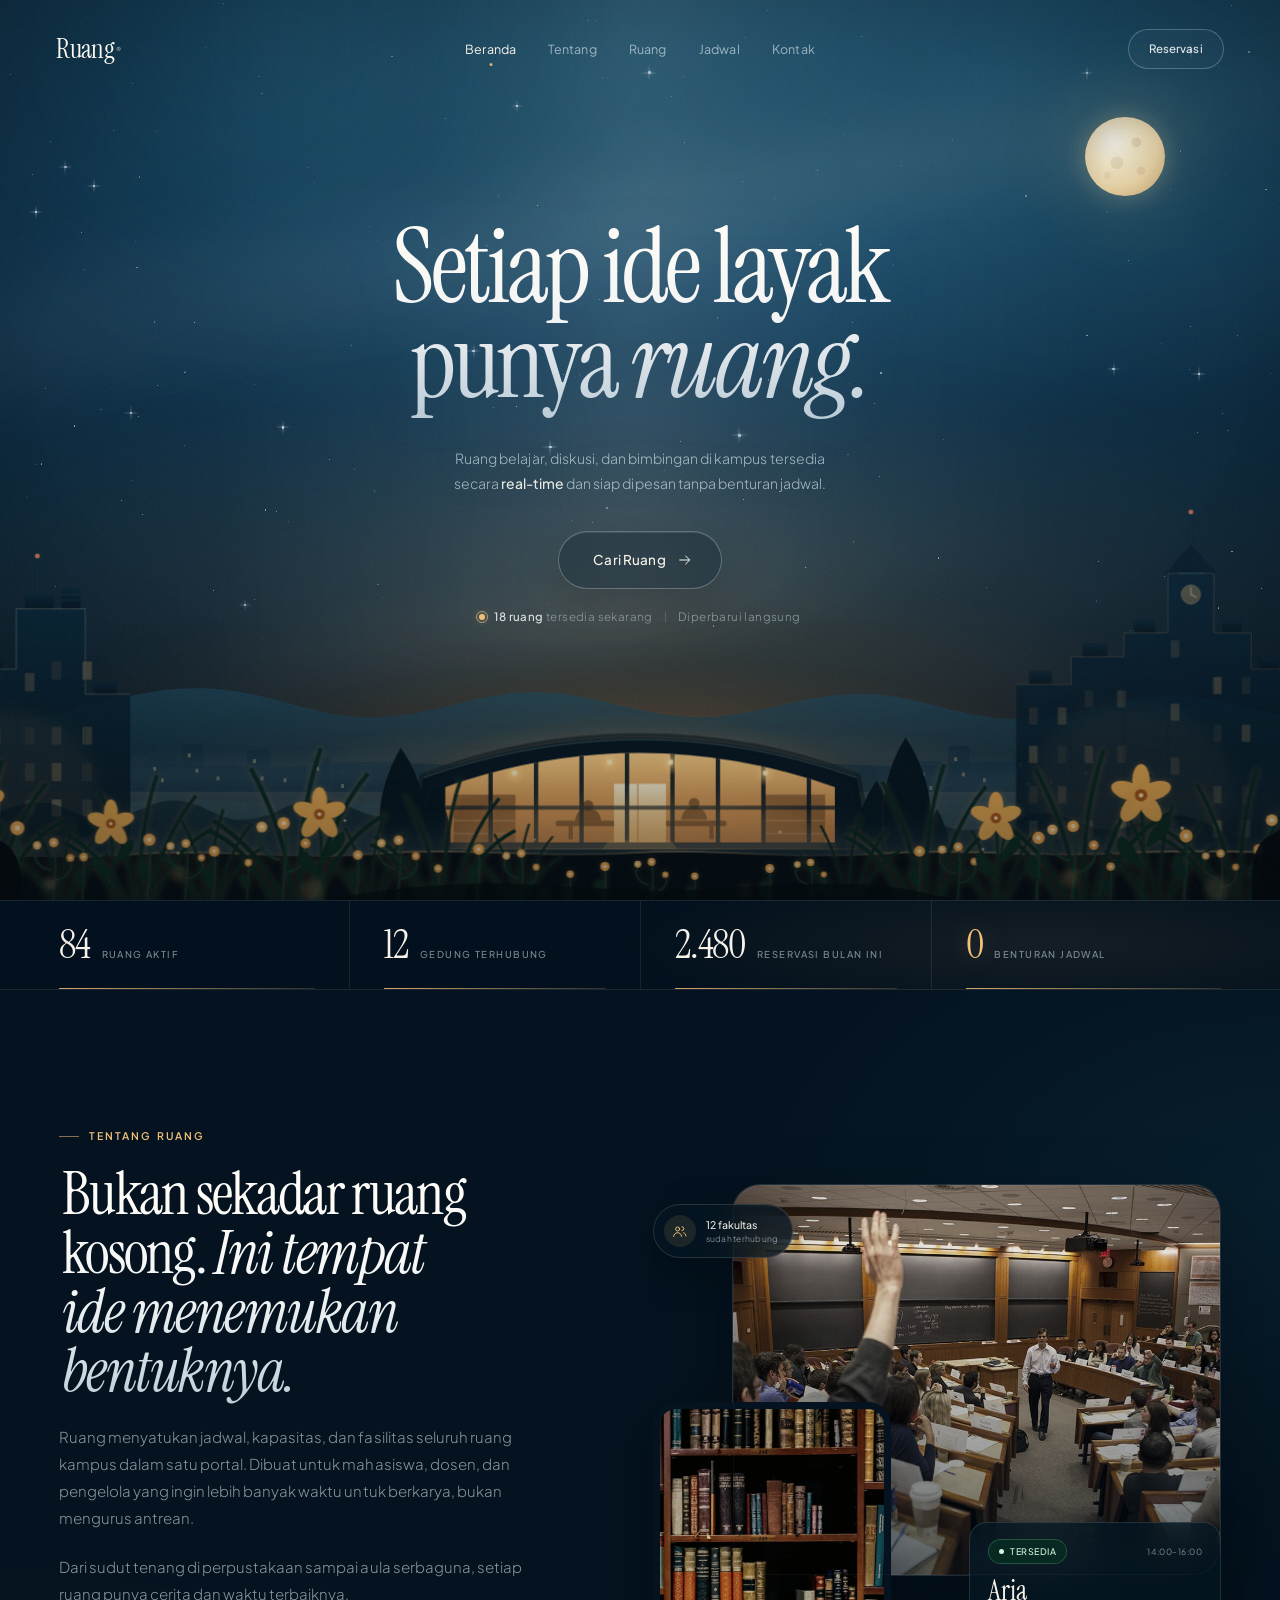
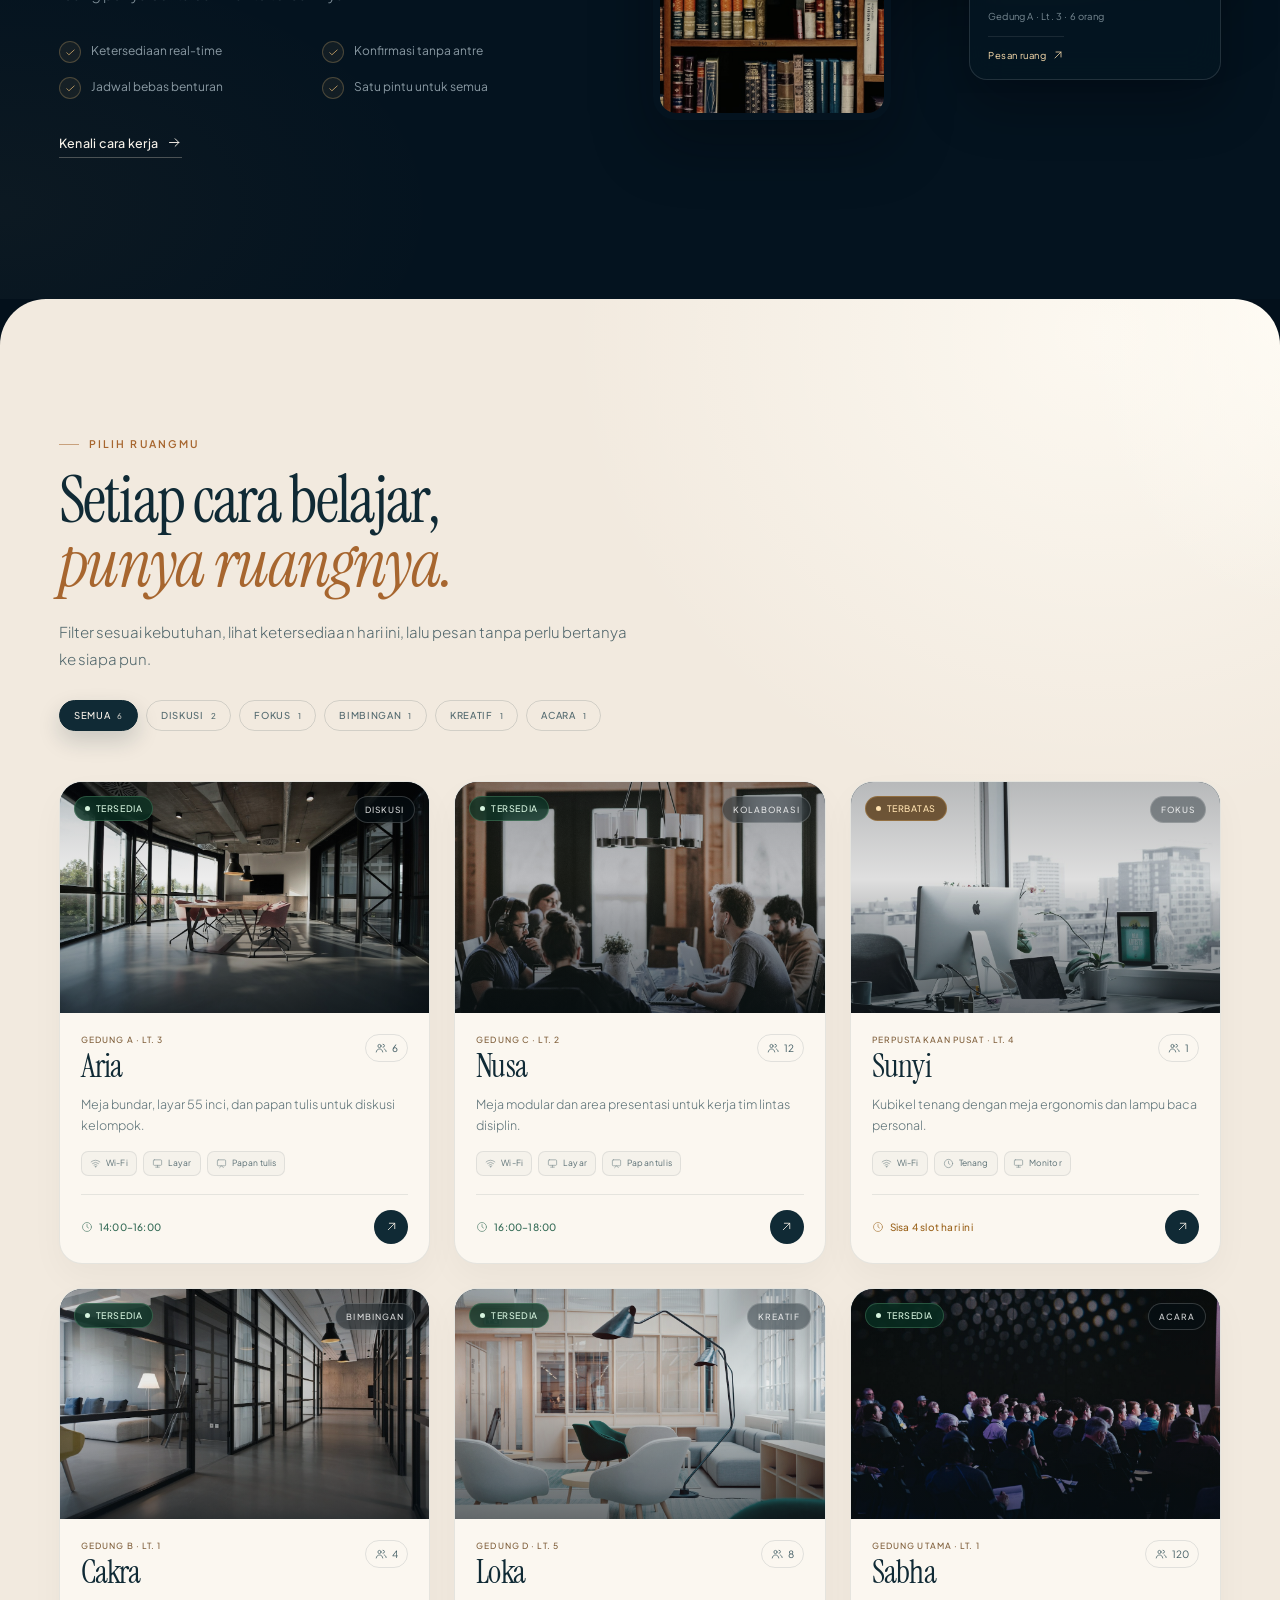
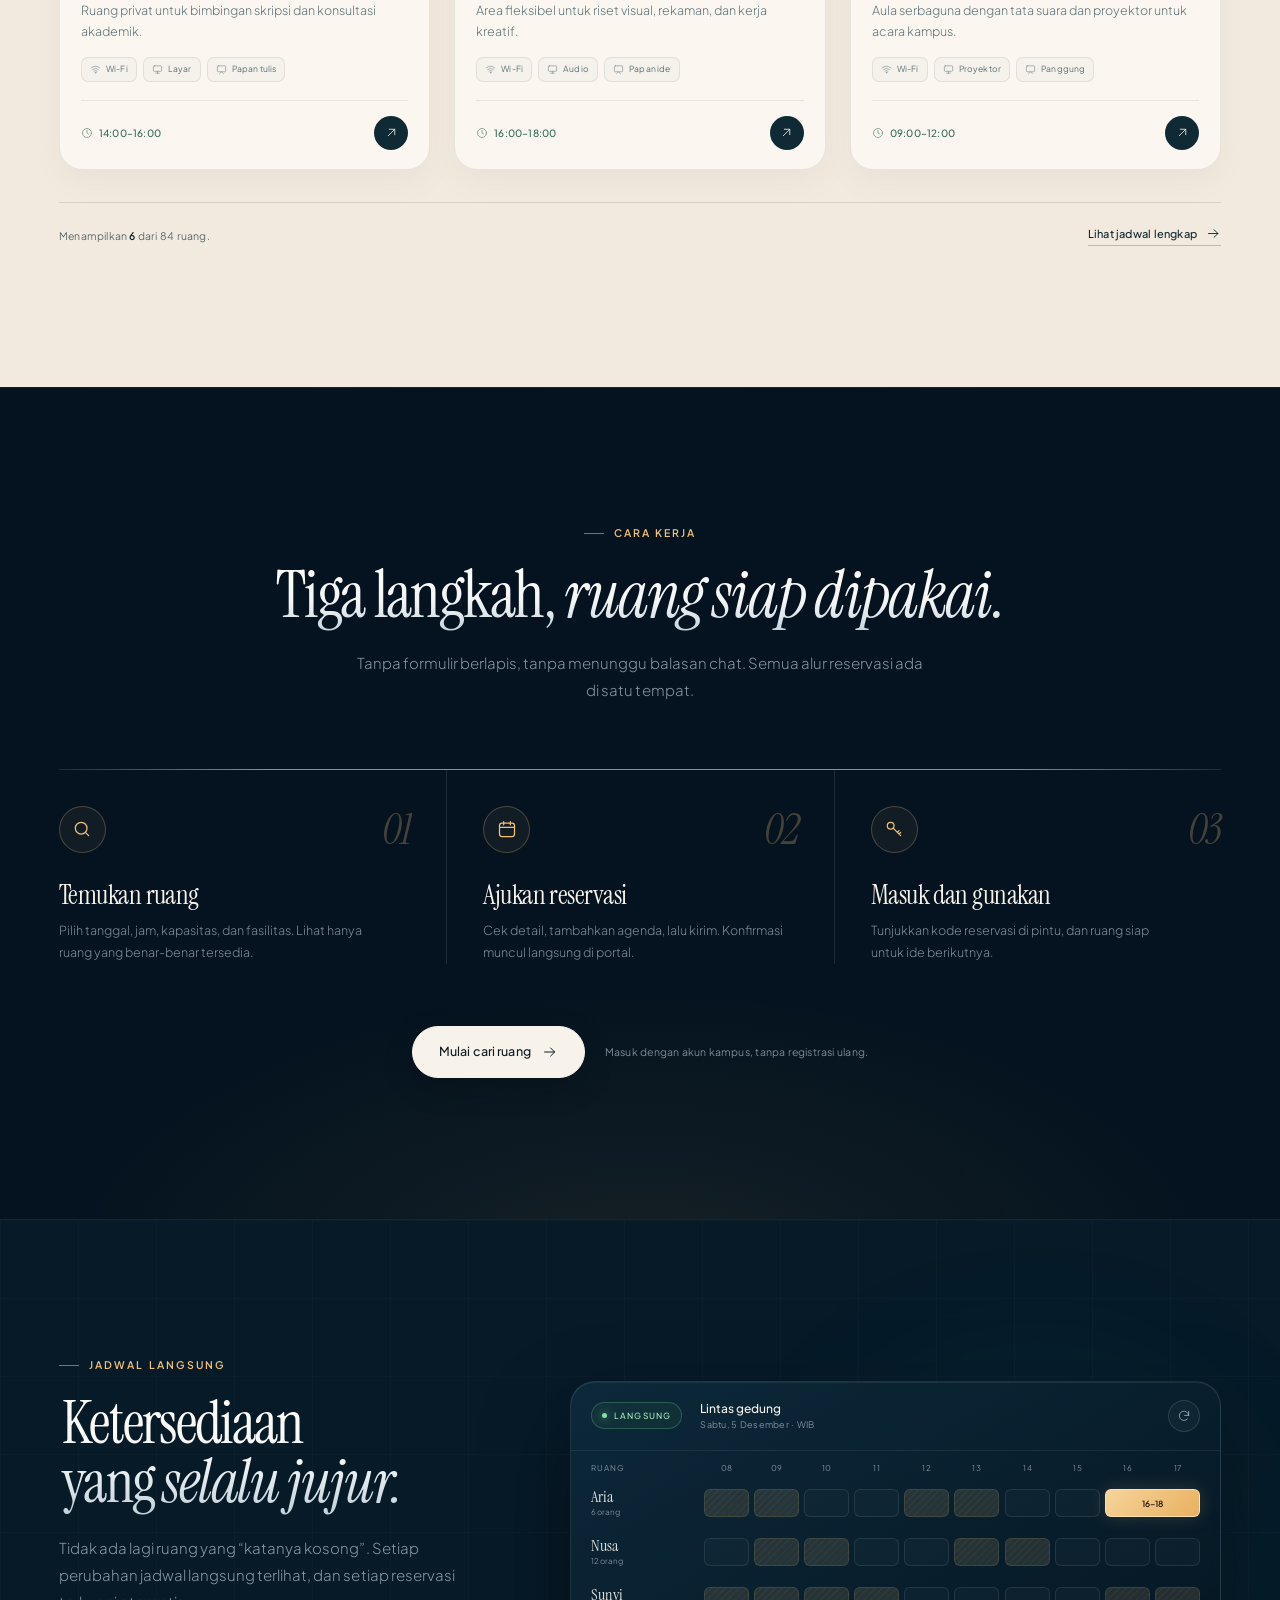
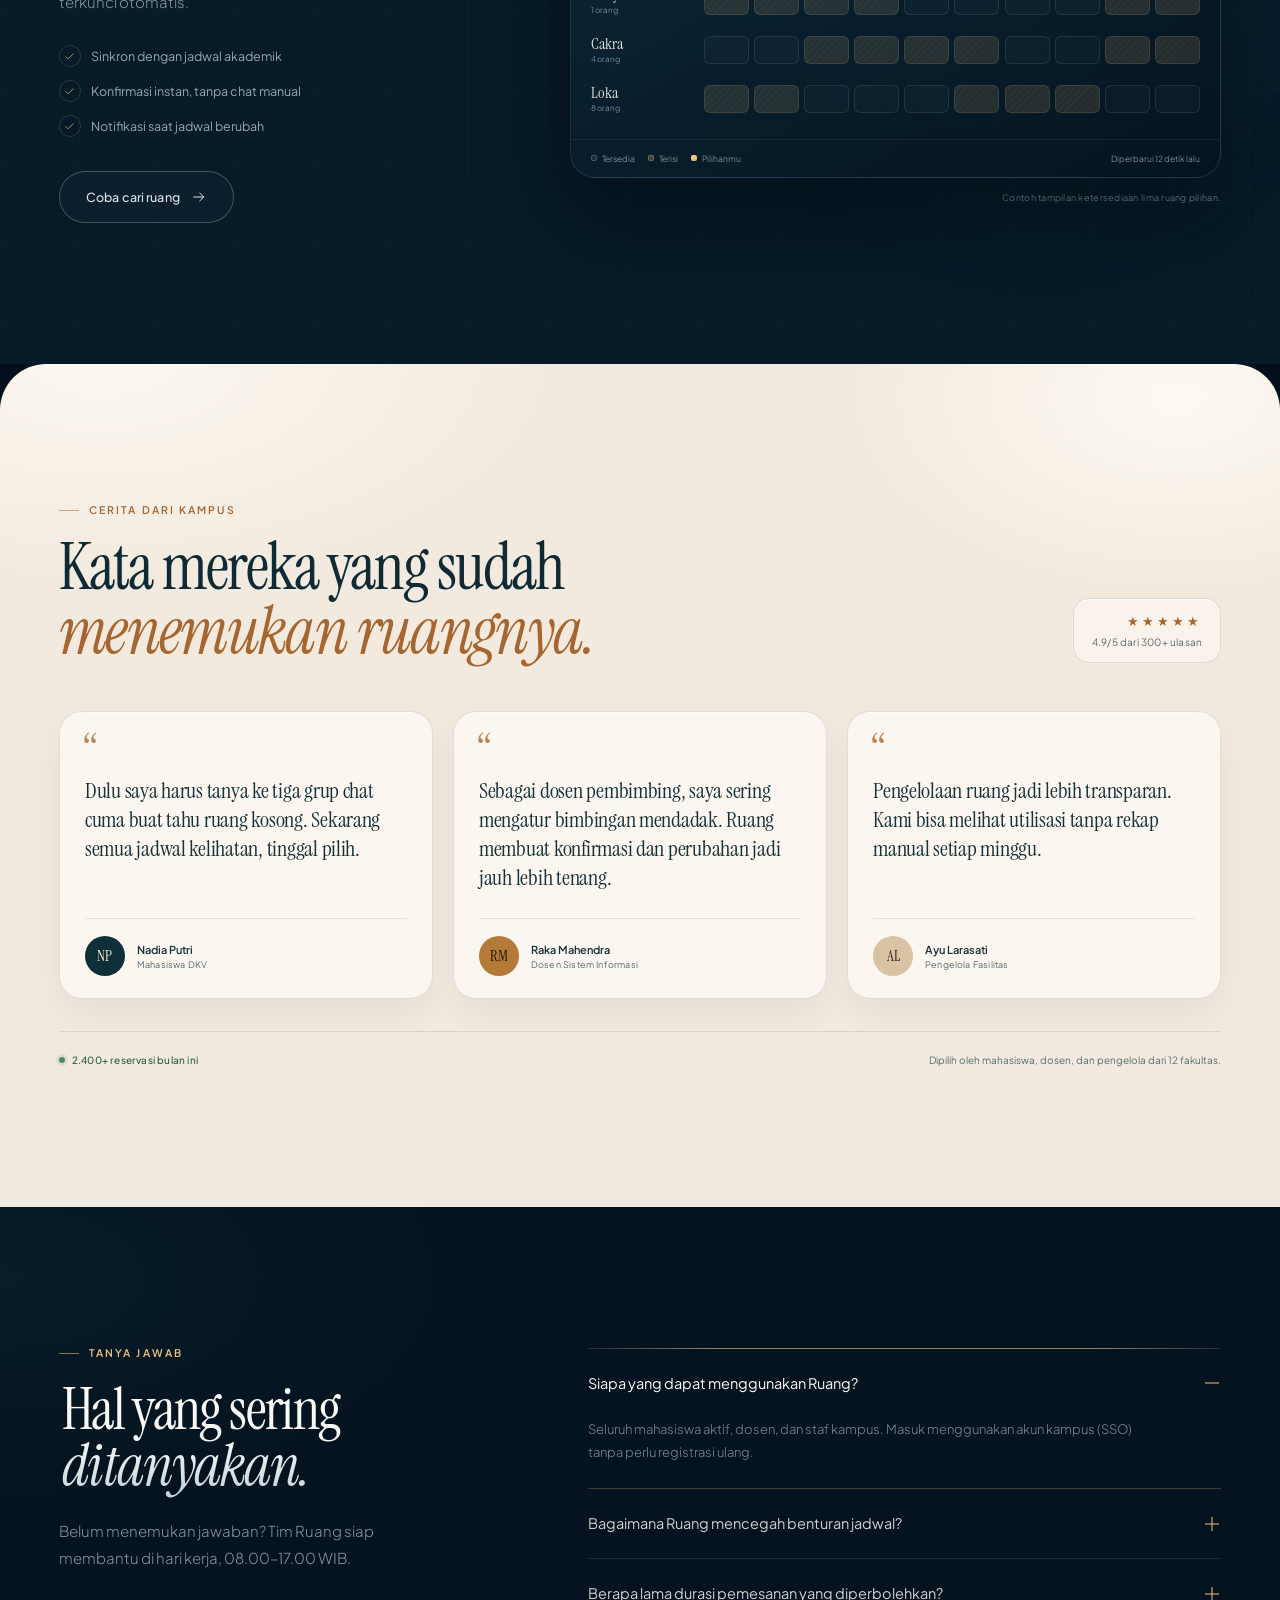
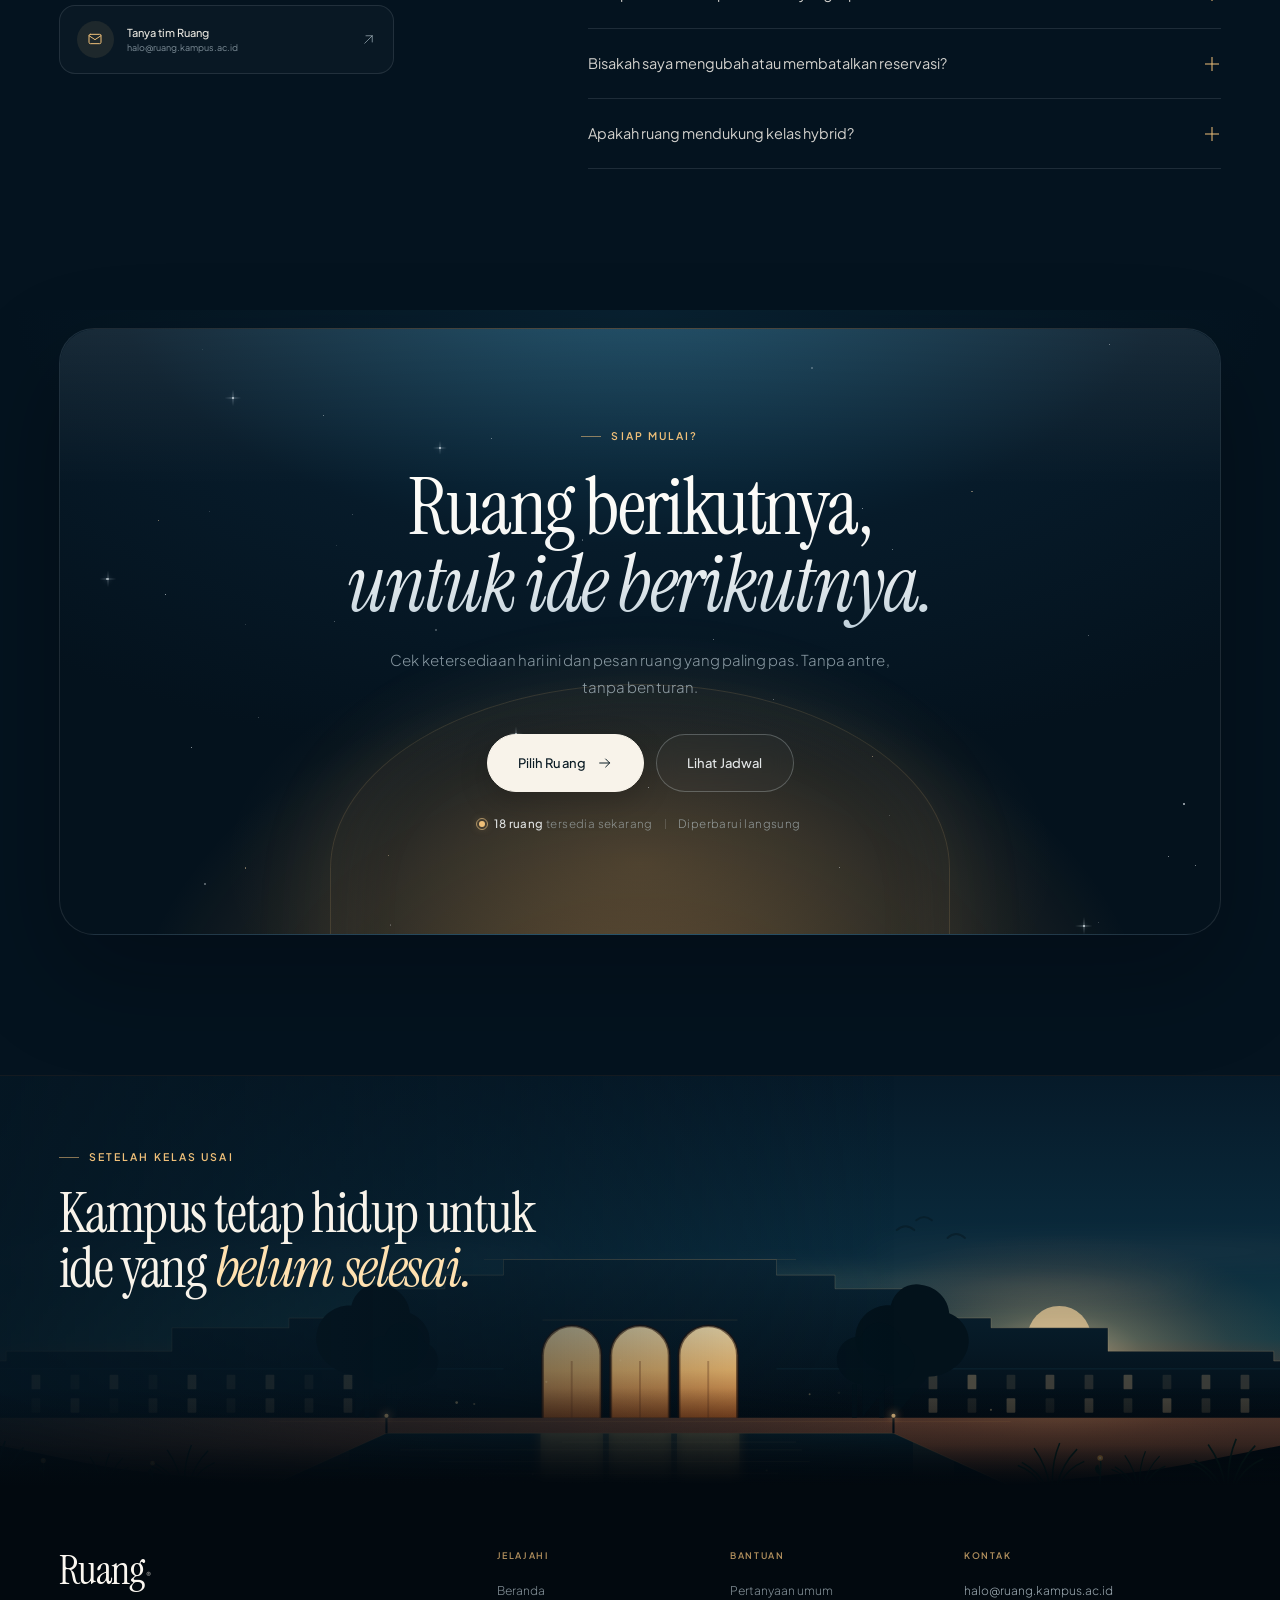
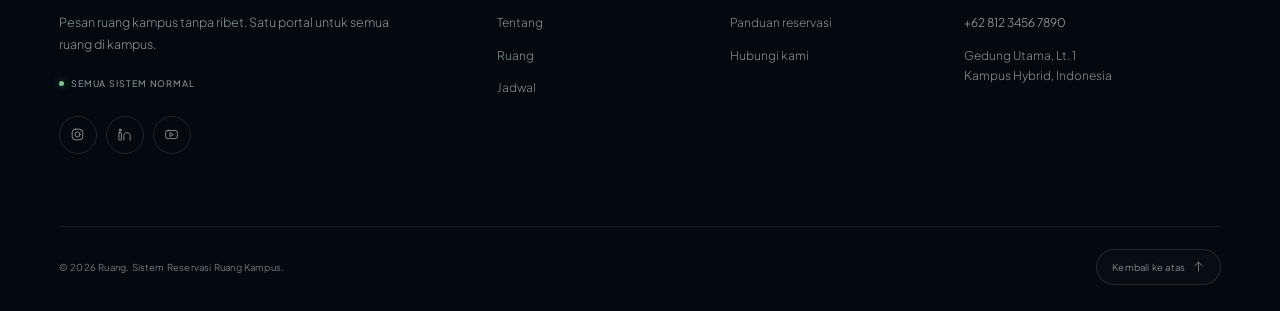
<file: index.html>
<!DOCTYPE html>
<html lang="id">
<head>
  <meta charset="UTF-8">
  <meta name="viewport" content="width=device-width, initial-scale=1.0">
  <title>Ruang: Setiap ide layak punya ruang</title>
  <meta name="description" content="Portal peminjaman ruang kampus untuk belajar, berdiskusi, dan bimbingan. Cek ketersediaan secara real-time dan pesan tanpa benturan jadwal.">
  <meta name="theme-color" content="#03101b">

  <link rel="preload" href="assets/fonts/InstrumentSerif-normal-400.woff2" as="font" type="font/woff2" crossorigin>
  <link rel="preload" href="assets/fonts/InstrumentSerif-italic-400.woff2" as="font" type="font/woff2" crossorigin>
  <link rel="preload" href="assets/fonts/PlusJakartaSans-var.woff2" as="font" type="font/woff2" crossorigin>
  <link rel="stylesheet" href="styles.css?v=20261024f">
  <script>document.documentElement.classList.add("js");</script>
  <link rel="icon" href="assets/favicon/favicon.ico" sizes="16x16 32x32 48x48">
  <link rel="icon" type="image/svg+xml" href="assets/favicon/favicon.svg">
  <link rel="icon" type="image/png" sizes="32x32" href="assets/favicon/favicon-32.png">
  <link rel="apple-touch-icon" href="assets/favicon/apple-touch-icon.png">
</head>
<body>
  <svg class="svg-sprite" aria-hidden="true" focusable="false">
    <symbol id="i-arrow-right" viewBox="0 0 24 24"><path d="M4 12h15M13 6l6 6-6 6"/></symbol>
    <symbol id="i-arrow-up-right" viewBox="0 0 24 24"><path d="M6 18 18 6M8 6h10v10"/></symbol>
    <symbol id="i-arrow-up" viewBox="0 0 24 24"><path d="M12 20V4M5 11l7-7 7 7"/></symbol>
    <symbol id="i-check" viewBox="0 0 24 24"><path d="m4 12.5 4.5 4.5L20 6.5"/></symbol>
    <symbol id="i-calendar" viewBox="0 0 24 24"><rect x="3" y="5" width="18" height="16" rx="3"/><path d="M8 3v4M16 3v4M3 10h18"/></symbol>
    <symbol id="i-clock" viewBox="0 0 24 24"><circle cx="12" cy="12" r="9"/><path d="M12 7v5l3 2"/></symbol>
    <symbol id="i-users" viewBox="0 0 24 24"><circle cx="9" cy="8" r="3.2"/><path d="M2.5 20c.5-4 3.2-6 6.5-6s6 2 6.5 6M16 4.5a3 3 0 0 1 0 6M18.5 14c2.2.5 3.5 2.5 3.8 5.2"/></symbol>
    <symbol id="i-monitor" viewBox="0 0 24 24"><rect x="3" y="4" width="18" height="12" rx="2"/><path d="M8 20h8M12 16v4"/></symbol>
    <symbol id="i-wifi" viewBox="0 0 24 24"><path d="M2.5 8.5a15 15 0 0 1 19 0M5.5 12a10 10 0 0 1 13 0M8.7 15.4a5 5 0 0 1 6.6 0"/><circle cx="12" cy="19" r="1"/></symbol>
    <symbol id="i-board" viewBox="0 0 24 24"><rect x="3" y="4" width="18" height="13" rx="2"/><path d="M8 21l4-4 4 4"/></symbol>
    <symbol id="i-pin" viewBox="0 0 24 24"><path d="M12 21s7-6.2 7-11a7 7 0 1 0-14 0c0 4.8 7 11 7 11Z"/><circle cx="12" cy="10" r="2.5"/></symbol>
    <symbol id="i-mail" viewBox="0 0 24 24"><rect x="3" y="5" width="18" height="14" rx="2"/><path d="m3 7 9 6 9-6"/></symbol>
    <symbol id="i-refresh" viewBox="0 0 24 24"><path d="M20 11a8 8 0 1 0-2.3 6.3M20 4v7h-7"/></symbol>
    <symbol id="i-search" viewBox="0 0 24 24"><circle cx="11" cy="11" r="7"/><path d="m20 20-4-4"/></symbol>
    <symbol id="i-key" viewBox="0 0 24 24"><circle cx="8" cy="8" r="4"/><path d="m11 11 9 9M16 16l2-2M18 18l2-2"/></symbol>
    <symbol id="i-instagram" viewBox="0 0 24 24"><rect x="3.5" y="3.5" width="17" height="17" rx="5"/><circle cx="12" cy="12" r="4"/><circle cx="17.3" cy="6.7" r=".8" fill="currentColor" stroke="none"/></symbol>
    <symbol id="i-linkedin" viewBox="0 0 24 24"><rect x="3" y="9" width="4" height="12" rx="1"/><circle cx="5" cy="5" r="1.8"/><path d="M11 21v-7c0-3 2-5 5-5s5 2 5 5v7"/></symbol>
    <symbol id="i-youtube" viewBox="0 0 24 24"><rect x="2.5" y="5.5" width="19" height="13" rx="4"/><path d="m10 9 5 3-5 3Z"/></symbol>
  </svg>

  <header class="topbar" id="topbar">
    <a class="brand" href="/" aria-label="Ruang, kembali ke beranda">
      Ruang<span class="brand__mark">®</span>
    </a>

    <nav class="nav" aria-label="Navigasi utama">
      <a class="nav__link is-active" href="/" data-nav="beranda" aria-current="location">Beranda</a>
      <a class="nav__link" href="/tentang" data-nav="tentang">Tentang</a>
      <a class="nav__link" href="/ruang" data-nav="ruang">Ruang</a>
      <a class="nav__link" href="/jadwal" data-nav="jadwal">Jadwal</a>
      <a class="nav__link" href="/kontak" data-nav="kontak">Kontak</a>
    </nav>

    <div class="topbar__actions">
      <a class="btn btn--ghost-light btn--sm" href="/reservasi">Reservasi</a>
      <button class="menu-toggle" id="menuToggle" type="button" aria-label="Buka menu" aria-expanded="false" aria-controls="mobileMenu">
        <span></span>
        <span></span>
      </button>
    </div>
  </header>

  <div class="mobile-menu" id="mobileMenu" aria-hidden="true" inert>
    <nav class="mobile-menu__nav" aria-label="Navigasi seluler">
      <a href="/">Beranda</a>
      <a href="/tentang">Tentang</a>
      <a href="/ruang">Ruang</a>
      <a href="/jadwal">Jadwal</a>
      <a href="/kontak">Kontak</a>
    </nav>
    <div class="mobile-menu__foot">
      <a class="btn btn--light" href="/reservasi">Reservasi</a>
      <p>Pesan ruang kampus, lebih tenang.</p>
    </div>
  </div>

  <main>
    <section class="hero" id="beranda">
    <div class="atmosphere" aria-hidden="true">
      <div class="aurora aurora--one"></div>
      <div class="aurora aurora--two"></div>
      <div class="milky-way"></div>
      <div class="stars" id="stars"></div>
      <div class="moon"></div>
      <div class="shooting-star"></div>
      <div class="shooting-star shooting-star--two"></div>
      <div class="sky-glow"></div>

      <svg class="scene" viewBox="0 0 1600 620" preserveAspectRatio="xMidYMax slice" focusable="false">
        <defs>
          <linearGradient id="far-hill" x1="0" y1="0" x2="0" y2="1">
            <stop offset="0" stop-color="#0b2a3d"/>
            <stop offset="1" stop-color="#071c2a"/>
          </linearGradient>
          <linearGradient id="building-far" x1="0" y1="0" x2="0" y2="1">
            <stop offset="0" stop-color="#0a2334"/>
            <stop offset="1" stop-color="#05141f"/>
          </linearGradient>
          <linearGradient id="glass-warm" x1="0" y1="0" x2="0" y2="1">
            <stop offset="0" stop-color="#ffeab2"/>
            <stop offset=".42" stop-color="#ffc574"/>
            <stop offset="1" stop-color="#cf6e28"/>
          </linearGradient>
          <linearGradient id="door-warm" x1="0" y1="0" x2="0" y2="1">
            <stop offset="0" stop-color="#fff7d9"/>
            <stop offset="1" stop-color="#ffc16a"/>
          </linearGradient>
          <linearGradient id="path-warm" x1="0" y1="0" x2="0" y2="1">
            <stop offset="0" stop-color="#ffc471" stop-opacity=".34"/>
            <stop offset="1" stop-color="#ffb45e" stop-opacity="0"/>
          </linearGradient>
          <radialGradient id="halo-warm" cx="50%" cy="50%" r="50%">
            <stop offset="0" stop-color="#ffd89a" stop-opacity=".66"/>
            <stop offset=".46" stop-color="#ffab54" stop-opacity=".24"/>
            <stop offset="1" stop-color="#ff9a3d" stop-opacity="0"/>
          </radialGradient>
          <radialGradient id="halo-wide" cx="50%" cy="50%" r="50%">
            <stop offset="0" stop-color="#ffbb6b" stop-opacity=".31"/>
            <stop offset=".55" stop-color="#e88b3b" stop-opacity=".11"/>
            <stop offset="1" stop-color="#e88b3b" stop-opacity="0"/>
          </radialGradient>
          <radialGradient id="lamp-glow" cx="50%" cy="50%" r="50%">
            <stop offset="0" stop-color="#fff3c4" stop-opacity="1"/>
            <stop offset=".3" stop-color="#ffd48a" stop-opacity=".8"/>
            <stop offset="1" stop-color="#ffc06b" stop-opacity="0"/>
          </radialGradient>
          <linearGradient id="fog-band" x1="0" y1="0" x2="0" y2="1">
            <stop offset="0" stop-color="#87a9b8" stop-opacity="0"/>
            <stop offset=".46" stop-color="#9ab8c3" stop-opacity=".2"/>
            <stop offset="1" stop-color="#87a9b8" stop-opacity="0"/>
          </linearGradient>
          <linearGradient id="grass-rim" x1="0" y1="1" x2="0" y2="0">
            <stop offset="0" stop-color="#d99a51" stop-opacity="0"/>
            <stop offset="1" stop-color="#ffd99b" stop-opacity=".4"/>
          </linearGradient>
          <linearGradient id="ridge-back" x1="0" y1="0" x2="0" y2="1">
            <stop offset="0" stop-color="#1a4b64"/>
            <stop offset="1" stop-color="#0b2a3d"/>
          </linearGradient>
          <linearGradient id="ridge-mid" x1="0" y1="0" x2="0" y2="1">
            <stop offset="0" stop-color="#0e3448"/>
            <stop offset="1" stop-color="#071d2c"/>
          </linearGradient>
          <linearGradient id="skyline-warm" x1="0" y1="0" x2="0" y2="1">
            <stop offset="0" stop-color="#ffd39a" stop-opacity=".22"/>
            <stop offset="1" stop-color="#ffb45e" stop-opacity="0"/>
          </linearGradient>
          <linearGradient id="cloud-cool" x1="0" y1="0" x2="0" y2="1">
            <stop offset="0" stop-color="#a6c4d1" stop-opacity="0"/>
            <stop offset=".5" stop-color="#a6c4d1" stop-opacity=".22"/>
            <stop offset="1" stop-color="#a6c4d1" stop-opacity="0"/>
          </linearGradient>

          <filter id="blur-lg" x="-40%" y="-40%" width="180%" height="180%">
            <feGaussianBlur stdDeviation="20"/>
          </filter>
          <filter id="blur-md" x="-40%" y="-40%" width="180%" height="180%">
            <feGaussianBlur stdDeviation="9"/>
          </filter>
          <filter id="blur-sm" x="-40%" y="-40%" width="180%" height="180%">
            <feGaussianBlur stdDeviation="3.5"/>
          </filter>

          <clipPath id="facade-clip">
            <path d="M620 560 L620 509 Q800 446 980 509 L980 560 Z"/>
          </clipPath>

          <g id="grass-clump">
            <path d="M0 0C-2-22-9-39-17-54M3 0C2-25 5-44 11-62M7 0C12-24 20-40 30-52M-4 0C-10-15-21-26-32-33M-8 0C-16-17-24-25-34-29M9 0C16-19 26-30 38-36" fill="none" stroke="#09261f" stroke-width="1.7"/>
          </g>
          <g id="bloom-single">
            <path d="M0 0C-1-14 3-25 1-38" fill="none" stroke="#163a2e" stroke-width="1.5"/>
            <path d="M0-15c-7-4-9-13-2-15 3 6 3 10 2 15Z" fill="#0b2a21"/>
            <circle cx="1" cy="-40" r="3.6" fill="#f4ab50"/>
            <circle cx="1" cy="-40" r="1.4" fill="#ffe9b7"/>
          </g>
          <g id="bloom-cluster">
            <path d="M0 0C-2-17 4-32 0-48M-2-29c-10-2-15-11-9-16M1-22c9-1 14-9 11-15" fill="none" stroke="#163a2e" stroke-width="1.4"/>
            <circle cx="0" cy="-49" r="3.4" fill="#f5ad52"/>
            <circle cx="-12" cy="-47" r="3" fill="#f7bb68"/>
            <circle cx="12" cy="-38" r="2.8" fill="#ee9d43"/>
            <circle cx="0" cy="-49" r="1.3" fill="#ffedc1"/>
            <circle cx="-12" cy="-47" r="1.1" fill="#ffedc1"/>
            <circle cx="12" cy="-38" r="1" fill="#ffedc1"/>
          </g>
          <g id="flower-large">
            <path d="M0 0C-3-25 2-47-2-70" fill="none" stroke="#0d2a20" stroke-width="2.4"/>
            <path d="M-1-30c-14-3-22-15-14-22 8 6 12 13 14 22Z" fill="#0b2a1f"/>
            <path d="M1-44c12-4 21-14 15-22-8 5-13 12-15 22Z" fill="#0b2a1f"/>
            <g transform="translate(-2 -79)">
              <g fill="#f4b052" opacity=".95">
                <ellipse cx="0" cy="-10" rx="6" ry="11"/>
                <ellipse cx="0" cy="-10" rx="6" ry="11" transform="rotate(72)"/>
                <ellipse cx="0" cy="-10" rx="6" ry="11" transform="rotate(144)"/>
                <ellipse cx="0" cy="-10" rx="6" ry="11" transform="rotate(216)"/>
                <ellipse cx="0" cy="-10" rx="6" ry="11" transform="rotate(288)"/>
              </g>
              <circle r="4.2" fill="#a95314"/>
              <circle r="1.5" fill="#ffe6b0"/>
            </g>
          </g>
        </defs>

        <!-- ambient warmth rising from the meadow -->
        <ellipse cx="800" cy="574" rx="590" ry="210" fill="url(#halo-wide)"/>
        <ellipse cx="800" cy="548" rx="345" ry="142" fill="url(#halo-warm)" filter="url(#blur-lg)"/>

        <!-- distant landscape -->
        <path d="M0 452c74-30 128-14 200-30 62-14 106-30 170-22 60 7 95 30 156 28 66-2 106-28 172-26 61 2 102 26 164 26 66 0 106-26 174-24 60 2 98 26 158 26 64 0 104-26 168-24 56 2 92 24 150 24 40 0 80-12 128-20v126H0Z" fill="url(#ridge-back)" opacity=".6"/>
        <path d="M0 490c84-12 139 4 223-8 91-13 147 5 237-4 82-8 127 5 216-2 88-7 138 8 228 1 87-6 134 7 221 0 76-6 132 4 205-2 57-5 111 2 170 0v135H0Z" fill="url(#far-hill)" opacity=".7"/>
        <path d="M0 518c94-9 166 7 264-1 92-8 151 7 248 0 102-7 166 5 266-1 94-6 158 8 257 1 94-7 158 5 254-1 77-5 151 3 231-1v105H0Z" fill="url(#ridge-mid)" opacity=".78"/>

        <!-- distant campus skyline -->
        <g opacity=".5" fill="#0c2a3b">
          <rect x="286" y="470" width="30" height="58" rx="3"/>
          <rect x="322" y="456" width="22" height="72" rx="3"/>
          <rect x="350" y="478" width="34" height="50" rx="3"/>
          <rect x="390" y="462" width="24" height="66" rx="3"/>
          <rect x="420" y="482" width="30" height="46" rx="3"/>
          <rect x="456" y="470" width="20" height="58" rx="3"/>
          <rect x="482" y="488" width="28" height="40" rx="3"/>
          <rect x="1088" y="474" width="28" height="54" rx="3"/>
          <rect x="1122" y="458" width="22" height="70" rx="3"/>
          <rect x="1150" y="480" width="34" height="48" rx="3"/>
          <rect x="1190" y="464" width="24" height="64" rx="3"/>
          <rect x="1220" y="484" width="30" height="44" rx="3"/>
          <rect x="1258" y="472" width="20" height="56" rx="3"/>
          <rect x="1286" y="490" width="28" height="38" rx="3"/>
        </g>
        <g fill="#ffd39a" opacity=".38">
          <rect x="292" y="480" width="3" height="4"/>
          <rect x="300" y="492" width="3" height="4"/>
          <rect x="328" y="466" width="3" height="4"/>
          <rect x="336" y="482" width="3" height="4"/>
          <rect x="358" y="490" width="3" height="4"/>
          <rect x="396" y="472" width="3" height="4"/>
          <rect x="404" y="490" width="3" height="4"/>
          <rect x="428" y="492" width="3" height="4"/>
          <rect x="462" y="480" width="3" height="4"/>
          <rect x="488" y="498" width="3" height="4"/>
          <rect x="1094" y="486" width="3" height="4"/>
          <rect x="1102" y="500" width="3" height="4"/>
          <rect x="1128" y="470" width="3" height="4"/>
          <rect x="1136" y="486" width="3" height="4"/>
          <rect x="1158" y="492" width="3" height="4"/>
          <rect x="1196" y="476" width="3" height="4"/>
          <rect x="1204" y="496" width="3" height="4"/>
          <rect x="1228" y="494" width="3" height="4"/>
          <rect x="1264" y="484" width="3" height="4"/>
          <rect x="1292" y="500" width="3" height="4"/>
        </g>
        <rect x="0" y="506" width="1600" height="114" fill="url(#skyline-warm)" opacity=".5"/>

        <!-- drifting cloud bands -->
        <g filter="url(#blur-md)" opacity=".55">
          <ellipse cx="300" cy="486" rx="260" ry="20" fill="url(#cloud-cool)"/>
          <ellipse cx="806" cy="466" rx="330" ry="18" fill="#ffcf9a" opacity=".1"/>
          <ellipse cx="1320" cy="494" rx="280" ry="22" fill="url(#cloud-cool)"/>
        </g>

        <!-- haze behind the campus -->
        <rect x="0" y="458" width="1600" height="146" fill="url(#fog-band)" opacity=".6"/>

        <!-- left campus wing -->
        <g opacity=".88">
          <path d="M-40 596V371h71v-26h69v33h49v-63h72v89h47v192Z" fill="url(#building-far)"/>
          <path d="M-40 371h71v-26h69v33h49v-63h72v89h47" fill="none" stroke="#164257" stroke-width="1.2" opacity=".6"/>
          <ellipse cx="128" cy="500" rx="105" ry="80" fill="#ffbe6a" opacity=".07" filter="url(#blur-md)"/>
          <g fill="#f6bf78">
            <rect x="8" y="400" width="10" height="19" rx="1" opacity=".14"/>
            <rect x="42" y="400" width="10" height="19" rx="1" opacity=".06"/>
            <rect x="76" y="400" width="10" height="19" rx="1" opacity=".25"/>
            <rect x="122" y="382" width="10" height="19" rx="1" opacity=".09"/>
            <rect x="158" y="382" width="10" height="19" rx="1" opacity=".2"/>
            <rect x="186" y="370" width="10" height="19" rx="1" opacity=".1"/>
            <rect x="218" y="370" width="10" height="19" rx="1" opacity=".27"/>
            <rect x="8" y="438" width="10" height="19" rx="1" opacity=".27"/>
            <rect x="42" y="438" width="10" height="19" rx="1" opacity=".09"/>
            <rect x="76" y="438" width="10" height="19" rx="1" opacity=".18"/>
            <rect x="122" y="438" width="10" height="19" rx="1" opacity=".31"/>
            <rect x="158" y="438" width="10" height="19" rx="1" opacity=".07"/>
            <rect x="186" y="438" width="10" height="19" rx="1" opacity=".15"/>
            <rect x="218" y="438" width="10" height="19" rx="1" opacity=".22"/>
            <rect x="8" y="476" width="10" height="19" rx="1" opacity=".11"/>
            <rect x="42" y="476" width="10" height="19" rx="1" opacity=".19"/>
            <rect x="76" y="476" width="10" height="19" rx="1" opacity=".08"/>
            <rect x="122" y="476" width="10" height="19" rx="1" opacity=".24"/>
            <rect x="158" y="476" width="10" height="19" rx="1" opacity=".13"/>
            <rect x="186" y="476" width="10" height="19" rx="1" opacity=".26"/>
            <rect x="218" y="476" width="10" height="19" rx="1" opacity=".09"/>
          </g>
          <g fill="url(#building-far)">
            <rect x="-8" y="356" width="26" height="15" rx="2"/>
            <rect x="48" y="331" width="26" height="14" rx="2"/>
            <rect x="112" y="365" width="22" height="13" rx="2"/>
            <rect x="158" y="300" width="30" height="15" rx="2"/>
            <rect x="196" y="294" width="20" height="21" rx="3"/>
            <rect x="230" y="392" width="24" height="12" rx="2"/>
          </g>
          <path d="M196 300h20M196 306h20" stroke="#1c4354" stroke-width="1" opacity=".5"/>
          <path d="M171 300v-38M6 356v-26M86 331v-20" stroke="#0d2a3c" stroke-width="2.4"/>
          <g fill="#ff8a5c">
            <circle cx="171" cy="260" r="2.6" opacity=".8"/>
            <circle cx="6" cy="328" r="2" opacity=".55"/>
            <circle cx="86" cy="309" r="1.8" opacity=".45"/>
          </g>
          <g>
            <rect x="8" y="514" width="10" height="18" rx="1" fill="#ffd9a0" opacity=".4"/>
            <rect x="42" y="514" width="10" height="18" rx="1" fill="#9fd4e8" opacity=".12"/>
            <rect x="76" y="514" width="10" height="18" rx="1" fill="#ffd9a0" opacity=".18"/>
            <rect x="122" y="514" width="10" height="18" rx="1" fill="#ffd9a0" opacity=".45"/>
            <rect x="158" y="514" width="10" height="18" rx="1" fill="#9fd4e8" opacity=".1"/>
            <rect x="186" y="514" width="10" height="18" rx="1" fill="#ffd9a0" opacity=".34"/>
            <rect x="218" y="514" width="10" height="18" rx="1" fill="#ffd9a0" opacity=".14"/>
            <rect x="8" y="552" width="10" height="18" rx="1" fill="#ffd9a0" opacity=".14"/>
            <rect x="42" y="552" width="10" height="18" rx="1" fill="#ffd9a0" opacity=".09"/>
            <rect x="76" y="552" width="10" height="18" rx="1" fill="#9fd4e8" opacity=".1"/>
            <rect x="122" y="552" width="10" height="18" rx="1" fill="#ffd9a0" opacity=".32"/>
            <rect x="186" y="552" width="10" height="18" rx="1" fill="#ffd9a0" opacity=".12"/>
            <rect x="218" y="552" width="10" height="18" rx="1" fill="#9fd4e8" opacity=".08"/>
          </g>
          <path d="M31 371v225M100 345v251M149 378v218M221 315v281" stroke="#0a2334" stroke-width="1" opacity=".45"/>
          <path d="M-40 371h71v-26h69v33h49v-63h72v89h47" fill="none" stroke="#f2c489" stroke-width="1" opacity=".22"/>
        </g>

        <!-- right campus wing + clock tower -->
        <g class="wing-right" opacity=".82">
          <path d="M1338 596V394h58v-29h55v-25h46v-62h48v62h39v38h55v218Z" fill="url(#building-far)"/>
          <path d="M1495 278l26-30 27 30Z" fill="#081d2b"/>
          <path d="M1508 278h27" stroke="#1a4458" stroke-width="1.4" opacity=".6"/>
          <circle cx="1521" cy="300" r="10" fill="#f6c47b" opacity=".32"/>
          <circle cx="1521" cy="300" r="10" fill="none" stroke="#f6d29b" stroke-width="1" opacity=".3"/>
          <path d="M1521 292v8l6 3" fill="none" stroke="#ffe5b1" stroke-width="1.2" opacity=".5"/>
          <path d="M1521 248v-32" stroke="#0d2a3c" stroke-width="3"/>
          <circle cx="1521" cy="214" r="2.6" fill="#ff8a5c" opacity=".8"/>
          <ellipse cx="1460" cy="500" rx="105" ry="85" fill="#ffbe6a" opacity=".06" filter="url(#blur-md)"/>
          <g fill="#f6bf78">
            <rect x="1352" y="418" width="9" height="18" rx="1" opacity=".12"/>
            <rect x="1382" y="418" width="9" height="18" rx="1" opacity=".22"/>
            <rect x="1410" y="400" width="9" height="18" rx="1" opacity=".09"/>
            <rect x="1444" y="400" width="9" height="18" rx="1" opacity=".18"/>
            <rect x="1500" y="348" width="9" height="18" rx="1" opacity=".14"/>
            <rect x="1544" y="386" width="9" height="18" rx="1" opacity=".27"/>
            <rect x="1574" y="386" width="9" height="18" rx="1" opacity=".1"/>
            <rect x="1352" y="458" width="9" height="18" rx="1" opacity=".27"/>
            <rect x="1382" y="458" width="9" height="18" rx="1" opacity=".08"/>
            <rect x="1410" y="458" width="9" height="18" rx="1" opacity=".2"/>
            <rect x="1444" y="458" width="9" height="18" rx="1" opacity=".12"/>
            <rect x="1500" y="414" width="9" height="18" rx="1" opacity=".23"/>
            <rect x="1544" y="436" width="9" height="18" rx="1" opacity=".09"/>
            <rect x="1574" y="436" width="9" height="18" rx="1" opacity=".24"/>
            <rect x="1352" y="500" width="9" height="18" rx="1" opacity=".11"/>
            <rect x="1382" y="500" width="9" height="18" rx="1" opacity=".18"/>
            <rect x="1500" y="470" width="9" height="18" rx="1" opacity=".16"/>
            <rect x="1544" y="500" width="9" height="18" rx="1" opacity=".2"/>
            <rect x="1574" y="500" width="9" height="18" rx="1" opacity=".08"/>
          </g>
          <g fill="url(#building-far)">
            <rect x="1352" y="380" width="24" height="14" rx="2"/>
            <rect x="1408" y="351" width="26" height="14" rx="2"/>
            <rect x="1462" y="326" width="22" height="14" rx="2"/>
            <rect x="1554" y="326" width="20" height="14" rx="2"/>
            <rect x="1592" y="366" width="20" height="12" rx="2"/>
          </g>
          <g>
            <rect x="1352" y="536" width="9" height="18" rx="1" fill="#ffd9a0" opacity=".36"/>
            <rect x="1382" y="536" width="9" height="18" rx="1" fill="#9fd4e8" opacity=".1"/>
            <rect x="1410" y="536" width="9" height="18" rx="1" fill="#ffd9a0" opacity=".18"/>
            <rect x="1444" y="536" width="9" height="18" rx="1" fill="#ffd9a0" opacity=".4"/>
            <rect x="1500" y="536" width="9" height="18" rx="1" fill="#9fd4e8" opacity=".18"/>
            <rect x="1544" y="536" width="9" height="18" rx="1" fill="#ffd9a0" opacity=".32"/>
            <rect x="1574" y="536" width="9" height="18" rx="1" fill="#ffd9a0" opacity=".13"/>
            <rect x="1352" y="574" width="9" height="18" rx="1" fill="#ffd9a0" opacity=".13"/>
            <rect x="1382" y="574" width="9" height="18" rx="1" fill="#ffd9a0" opacity=".08"/>
            <rect x="1410" y="574" width="9" height="18" rx="1" fill="#9fd4e8" opacity=".09"/>
            <rect x="1444" y="574" width="9" height="18" rx="1" fill="#ffd9a0" opacity=".19"/>
            <rect x="1544" y="574" width="9" height="18" rx="1" fill="#ffd9a0" opacity=".11"/>
            <rect x="1574" y="574" width="9" height="18" rx="1" fill="#9fd4e8" opacity=".07"/>
          </g>
          <path d="M1396 394v202M1451 365v231M1497 340v256M1545 340v256M1584 378v218" stroke="#0a2334" stroke-width="1" opacity=".45"/>
          <path d="M1338 394h58v-29h55v-25h46v-62h48v62h39v38h55" fill="none" stroke="#f2c489" stroke-width="1" opacity=".2"/>
          <path d="M1338 394v202" stroke="#f8c47c" stroke-width="1" opacity=".12"/>
        </g>

        <!-- distant tree line -->
        <g fill="#041722" opacity=".86">
          <path d="M0 596V542c43-11 74 2 111-8 26-7 43-20 71-16 21 3 36 18 60 17 29-2 45-21 75-20 30 2 43 23 73 20 35-3 47-25 81-21 26 3 40 19 66 19 29 0 49-17 78-13 25 3 42 19 67 18 32-1 47-23 79-22 30 1 49 21 78 23 34 3 53-17 86-14 27 3 46 20 74 19 31-1 45-21 77-18 28 3 36 21 69 20 31-1 51-20 82-17 26 3 40 18 67 16 28-2 43-18 72-14 27 4 37 20 65 22v70Z" opacity=".7"/>
        </g>

        <!-- warm glow behind the pavilion -->
        <ellipse cx="800" cy="548" rx="280" ry="125" fill="url(#halo-warm)" filter="url(#blur-md)" opacity=".95"/>

        <!-- pavilion -->
        <g transform="translate(800 570) scale(1.13) translate(-800 -570)">
          <path d="M588 566l12-66c124-49 276-49 400 0l12 66Z" fill="#061520"/>
          <path d="M600 500q200-70 400 0" fill="none" stroke="#1c4354" stroke-width="2.2"/>
          <path d="M602 496q198-66 396 0" fill="none" stroke="#e2aa67" stroke-width="1" opacity=".24"/>

          <g clip-path="url(#facade-clip)">
            <rect x="618" y="442" width="364" height="120" fill="url(#glass-warm)" opacity=".93"/>
            <rect x="618" y="442" width="364" height="120" fill="#ffdd9b" opacity=".1"/>
            <rect x="628" y="516" width="57" height="46" fill="#3b1e0b" opacity=".44"/>
            <path d="M628 528h57M628 540h57M628 552h57" stroke="#ffdda0" stroke-width="1.4" opacity=".28"/>
            <rect x="914" y="516" width="57" height="46" fill="#3b1e0b" opacity=".4"/>
            <path d="M914 528h57M914 540h57M914 552h57" stroke="#ffdda0" stroke-width="1.4" opacity=".24"/>
            <rect x="722" y="540" width="158" height="5" rx="2.5" fill="#3b1c08" opacity=".6"/>
            <path d="M736 545v12M866 545v12" stroke="#3b1c08" stroke-width="4" opacity=".55"/>
            <circle cx="752" cy="526" r="5" fill="#3b1c08" opacity=".62"/>
            <path d="M740 540c1-8 5-11 12-11s11 3 12 11Z" fill="#3b1c08" opacity=".62"/>
            <circle cx="850" cy="524" r="5" fill="#3b1c08" opacity=".55"/>
            <path d="M838 539c1-8 5-11 12-11s11 3 12 11Z" fill="#3b1c08" opacity=".55"/>
            <rect x="776" y="506" width="48" height="54" fill="url(#door-warm)"/>
            <rect x="797" y="506" width="2" height="54" fill="#a6541e" opacity=".32"/>
            <g stroke="#081924" stroke-width="4" opacity=".92">
              <path d="M662 446v116M704 446v116M746 446v116M788 446v116M830 446v116M872 446v116M914 446v116M956 446v116"/>
            </g>
            <path d="M618 528h364" stroke="#081924" stroke-width="3.6" opacity=".75"/>
            <path d="M618 447q182-63 364 0" fill="none" stroke="#081924" stroke-width="3" opacity=".7"/>
            <g fill="#fff2c6">
              <circle cx="684" cy="496" r="2.6"/>
              <circle cx="772" cy="486" r="2.6"/>
              <circle cx="828" cy="486" r="2.6"/>
              <circle cx="916" cy="496" r="2.6"/>
            </g>
            <g fill="url(#lamp-glow)" opacity=".7">
              <circle cx="684" cy="496" r="12"/>
              <circle cx="772" cy="486" r="12"/>
              <circle cx="828" cy="486" r="12"/>
              <circle cx="916" cy="496" r="12"/>
            </g>
          </g>

          <path d="M588 566l12-66c124-49 276-49 400 0l12 66" fill="none" stroke="#06131d" stroke-width="8" opacity=".55"/>
          <path d="M600 500q200-70 400 0" fill="none" stroke="#f5c382" stroke-width="1" opacity=".15"/>
          <ellipse cx="800" cy="564" rx="180" ry="44" fill="#ffc272" opacity=".22" filter="url(#blur-md)"/>
          <path d="M772 558h56l54 62H718Z" fill="url(#path-warm)" opacity=".8"/>
        </g>

        <!-- pavilion terrace and light spill -->
        <path d="M548 566h504l31 31c-188 12-376 12-566 0Z" fill="#04121a"/>
        <path d="M548 566h504" stroke="#d99a58" stroke-width="1" opacity=".15"/>
        <path d="M739 594h122l53 26H686Z" fill="url(#path-warm)" opacity=".55"/>

        <!-- path lanterns -->
        <g fill="url(#lamp-glow)" opacity=".3">
          <circle cx="714" cy="600" r="14"/>
          <circle cx="886" cy="600" r="13"/>
        </g>
        <g fill="#ffd08a" opacity=".85">
          <circle cx="714" cy="600" r="2.2"/>
          <circle cx="886" cy="600" r="2"/>
          <circle cx="674" cy="612" r="1.8"/>
          <circle cx="926" cy="612" r="1.6"/>
        </g>
        <g stroke="#04121a" stroke-width="2.4" opacity=".9">
          <path d="M714 602v7M886 602v7M674 614v6M926 614v6"/>
        </g>

        <!-- trees framing the pavilion -->
        <g fill="#03131c">
          <path d="M543 600c-25-49-17-99 7-140 29 40 34 90 12 140Z"/>
          <path d="M577 600c-16-37-9-71 9-98 18 28 22 62 7 98Z" opacity=".92"/>
          <path d="M583 600c-14-27-4-49 6-60 10 14 15 34 7 60Z" opacity=".55"/>
          <path d="M1036 600c-18-38-10-76 11-106 20 31 25 69 9 106Z" opacity=".96"/>
          <path d="M1070 600c-27-55-19-109 7-151 30 45 36 100 12 151Z"/>
          <path d="M1102 600c-11-29-5-55 8-76 13 22 17 48 7 76Z" opacity=".85"/>
          <path d="M1123 600c-7-19-3-36 5-49 8 14 11 31 4 49Z" opacity=".6"/>
        </g>
        <g fill="none" stroke="#d99a58" opacity=".12">
          <path d="M543 600c-25-49-17-99 7-140"/>
          <path d="M1070 600c-27-55-19-109 7-151"/>
        </g>

        <!-- mist in front of the pavilion -->
        <ellipse cx="800" cy="586" rx="640" ry="42" fill="#86a7b4" opacity=".1" filter="url(#blur-lg)"/>
        <rect x="0" y="540" width="1600" height="74" fill="url(#fog-band)" opacity=".35"/>

        <!-- ground -->
        <path d="M0 620V574c91-10 167 6 265-2 105-8 161 7 258-1 96-8 168 5 267-1 97-6 158 8 256 1 99-7 164 5 261-1 79-5 153 2 233-2v52Z" fill="#020b11"/>
        <path d="M0 574c91-10 167 6 265-2 105-8 161 7 258-1 96-8 168 5 267-1 97-6 158 8 256 1 99-7 164 5 261-1 79-5 153 2 233-2" fill="none" stroke="url(#grass-rim)" stroke-width="2"/>

        <!-- layered meadow -->
        <g class="meadow">
          <use href="#grass-clump" transform="translate(32 620) scale(1.75)"/>
          <use href="#grass-clump" transform="translate(108 622) scale(2.4)"/>
          <use href="#grass-clump" transform="translate(194 620) scale(1.35)"/>
          <use href="#grass-clump" transform="translate(272 622) scale(2.15)"/>
          <use href="#grass-clump" transform="translate(348 620) scale(1.55)"/>
          <use href="#grass-clump" transform="translate(438 622) scale(2.6)"/>
          <use href="#grass-clump" transform="translate(516 620) scale(1.4)"/>
          <use href="#grass-clump" transform="translate(590 622) scale(2.1)"/>
          <use href="#grass-clump" transform="translate(670 620) scale(1.3)"/>
          <use href="#grass-clump" transform="translate(1014 622) scale(1.5)"/>
          <use href="#grass-clump" transform="translate(1092 620) scale(2.3)"/>
          <use href="#grass-clump" transform="translate(1170 622) scale(1.4)"/>
          <use href="#grass-clump" transform="translate(1256 620) scale(2.55)"/>
          <use href="#grass-clump" transform="translate(1338 622) scale(1.65)"/>
          <use href="#grass-clump" transform="translate(1420 620) scale(2.25)"/>
          <use href="#grass-clump" transform="translate(1498 622) scale(1.5)"/>
          <use href="#grass-clump" transform="translate(1560 620) scale(2.5)"/>

          <use href="#bloom-single" transform="translate(18 626) scale(1.35)"/>
          <use href="#bloom-cluster" transform="translate(52 628) scale(1.7)"/>
          <use href="#bloom-single" transform="translate(84 624) scale(1.15)"/>
          <use href="#flower-large" transform="translate(110 632) scale(1.45)"/>
          <use href="#bloom-single" transform="translate(148 626) scale(2.05)"/>
          <use href="#bloom-cluster" transform="translate(188 630) scale(1.45)"/>
          <use href="#bloom-single" transform="translate(218 624) scale(1.25)"/>
          <use href="#flower-large" transform="translate(250 634) scale(1.2)"/>
          <use href="#bloom-single" transform="translate(286 628) scale(1.8)"/>
          <use href="#bloom-cluster" transform="translate(326 626) scale(1.35)"/>
          <use href="#bloom-single" transform="translate(354 630) scale(1.55)"/>
          <use href="#bloom-single" transform="translate(390 624) scale(1.1)"/>
          <use href="#bloom-cluster" transform="translate(428 632) scale(1.9)"/>
          <use href="#flower-large" transform="translate(468 636) scale(1.35)"/>
          <use href="#bloom-single" transform="translate(504 628) scale(1.4)"/>
          <use href="#bloom-cluster" transform="translate(548 630) scale(1.5)"/>
          <use href="#bloom-single" transform="translate(588 634) scale(1.2)"/>
          <use href="#bloom-single" transform="translate(630 630) scale(1.6)"/>
          <use href="#bloom-cluster" transform="translate(676 634) scale(1.3)"/>

          <use href="#bloom-single" transform="translate(1090 630) scale(1.55)"/>
          <use href="#bloom-cluster" transform="translate(1132 632) scale(1.4)"/>
          <use href="#flower-large" transform="translate(1174 636) scale(1.3)"/>
          <use href="#bloom-single" transform="translate(1214 626) scale(1.8)"/>
          <use href="#bloom-cluster" transform="translate(1252 630) scale(1.8)"/>
          <use href="#bloom-single" transform="translate(1290 634) scale(1.25)"/>
          <use href="#flower-large" transform="translate(1326 632) scale(1.55)"/>
          <use href="#bloom-single" transform="translate(1368 628) scale(1.9)"/>
          <use href="#bloom-cluster" transform="translate(1406 634) scale(1.3)"/>
          <use href="#bloom-single" transform="translate(1444 626) scale(1.5)"/>
          <use href="#bloom-cluster" transform="translate(1484 632) scale(2.05)"/>
          <use href="#bloom-single" transform="translate(1522 628) scale(1.2)"/>
          <use href="#flower-large" transform="translate(1556 634) scale(1.75)"/>
          <use href="#bloom-single" transform="translate(1588 626) scale(1.6)"/>

          <use href="#bloom-single" transform="translate(726 636) scale(1.1)"/>
          <use href="#bloom-single" transform="translate(762 638) scale(1.35)"/>
          <use href="#bloom-cluster" transform="translate(812 638) scale(1.2)"/>
          <use href="#bloom-single" transform="translate(856 636) scale(1.05)"/>
          <use href="#bloom-single" transform="translate(934 638) scale(1.3)"/>
          <use href="#bloom-cluster" transform="translate(978 636) scale(1.15)"/>
        </g>

        <!-- softly blurred bokeh in the meadow -->
        <g class="bokeh" filter="url(#blur-sm)">
          <circle cx="98" cy="586" r="10" fill="#ffc06d" opacity=".28"/>
          <circle cx="184" cy="602" r="6" fill="#ffd694" opacity=".34"/>
          <circle cx="318" cy="592" r="8" fill="#ffb55f" opacity=".2"/>
          <circle cx="458" cy="608" r="12" fill="#ffc97c" opacity=".22"/>
          <circle cx="1248" cy="596" r="9" fill="#ffc06d" opacity=".26"/>
          <circle cx="1402" cy="608" r="13" fill="#ffd694" opacity=".18"/>
          <circle cx="1510" cy="588" r="7" fill="#ffb55f" opacity=".3"/>
          <circle cx="700" cy="612" r="7" fill="#ffd694" opacity=".16"/>
          <circle cx="910" cy="610" r="8" fill="#ffc06d" opacity=".16"/>
        </g>

        <!-- foreground silhouettes -->
        <g fill="#01070b">
          <path d="M0 620v-58c33-4 55-17 78-42 9-9 20-7 24 4 5 15 14 25 30 33 18 9 25 28 22 63Z" opacity=".95"/>
          <path d="M1600 620v-63c-35-3-59-17-83-44-8-10-20-8-25 3-7 17-18 27-35 36-15 8-20 27-18 68Z" opacity=".95"/>
          <path d="M470 620h660c-42-13-89-19-142-18-74 1-134 9-187 7-63-2-118-9-176-7-63 2-109 8-155 18Z" opacity=".72"/>
        </g>

        <g class="sparkles">
          <circle cx="122" cy="548" r="2" fill="#ffd38b" opacity=".85"/>
          <circle cx="318" cy="570" r="1.6" fill="#ffd38b" opacity=".6"/>
          <circle cx="492" cy="536" r="1.4" fill="#ffe0a1" opacity=".65"/>
          <circle cx="690" cy="556" r="1.5" fill="#ffd38b" opacity=".5"/>
          <circle cx="946" cy="548" r="1.8" fill="#ffd38b" opacity=".65"/>
          <circle cx="1158" cy="566" r="1.4" fill="#ffe0a1" opacity=".7"/>
          <circle cx="1366" cy="544" r="2" fill="#ffd38b" opacity=".8"/>
          <circle cx="1528" cy="572" r="1.5" fill="#ffe0a1" opacity=".55"/>
        </g>
      </svg>

      <div class="fireflies" id="fireflies"></div>
      <div class="grain"></div>
      <div class="vignette"></div>
    </div>

    <div class="hero__main">
      <h1 class="headline">
        <span class="headline__line">Setiap ide layak</span>
        <span class="headline__line">punya <em>ruang.</em></span>
      </h1>

      <p class="lede">
        Ruang belajar, diskusi, dan bimbingan di kampus tersedia secara
        <strong>real-time</strong> dan siap dipesan tanpa benturan jadwal.
      </p>

      <a class="btn btn--glass btn--lg btn--hero" href="/ruang">
        <span>Cari Ruang</span>
        <svg class="icon" aria-hidden="true"><use href="#i-arrow-right"></use></svg>
      </a>

      <p class="availability">
        <span class="availability__pulse" aria-hidden="true"></span>
        <span><strong>18 ruang</strong> tersedia sekarang</span>
        <span class="availability__divider" aria-hidden="true"></span>
        <span class="availability__muted">Diperbarui langsung</span>
      </p>
    </div>
  </section>

  <section class="stats" aria-label="Statistik layanan Ruang">
    <div class="container stats__grid" data-stagger>
      <div class="stat reveal">
        <span class="stat__value" data-count="84">84</span>
        <span class="stat__label">Ruang aktif</span>
      </div>
      <div class="stat reveal">
        <span class="stat__value" data-count="12">12</span>
        <span class="stat__label">Gedung terhubung</span>
      </div>
      <div class="stat reveal">
        <span class="stat__value" data-count="2480">2.480</span>
        <span class="stat__label">Reservasi bulan ini</span>
      </div>
      <div class="stat stat--accent reveal">
        <span class="stat__value" data-count="0">0</span>
        <span class="stat__label">Benturan jadwal</span>
      </div>
    </div>
  </section>

  <section class="about section" id="tentang">
    <div class="container about__grid">
      <div class="about__copy reveal">
        <p class="eyebrow">Tentang Ruang</p>
        <h2 class="display">Bukan sekadar ruang kosong. <em>Ini tempat ide menemukan bentuknya.</em></h2>
        <p class="body-copy">
          Ruang menyatukan jadwal, kapasitas, dan fasilitas seluruh ruang kampus
          dalam satu portal. Dibuat untuk mahasiswa, dosen, dan pengelola yang
          ingin lebih banyak waktu untuk berkarya, bukan mengurus antrean.
        </p>
        <p class="body-copy">
          Dari sudut tenang di perpustakaan sampai aula serbaguna, setiap ruang
          punya cerita dan waktu terbaiknya.
        </p>

        <ul class="mini-list">
          <li><span class="mini-list__check"><svg class="icon" aria-hidden="true"><use href="#i-check"></use></svg></span>Ketersediaan real-time</li>
          <li><span class="mini-list__check"><svg class="icon" aria-hidden="true"><use href="#i-check"></use></svg></span>Konfirmasi tanpa antre</li>
          <li><span class="mini-list__check"><svg class="icon" aria-hidden="true"><use href="#i-check"></use></svg></span>Jadwal bebas benturan</li>
          <li><span class="mini-list__check"><svg class="icon" aria-hidden="true"><use href="#i-check"></use></svg></span>Satu pintu untuk semua</li>
        </ul>

        <a class="text-link" href="/cara-kerja">Kenali cara kerja <svg class="icon" aria-hidden="true"><use href="#i-arrow-right"></use></svg></a>
      </div>

      <div class="about__visual reveal">
        <figure class="about__main">
          <img src="assets/img/classroom.jpg?v=20261023k1" alt="Mahasiswa mengangkat tangan dalam diskusi di ruang kuliah kampus" width="1200" height="675" loading="lazy" decoding="async">
        </figure>
        <figure class="about__small">
          <img src="assets/img/library.jpg" alt="Rak buku perpustakaan dengan koleksi tebal berwarna hangat" width="1200" height="800" loading="lazy" decoding="async">
        </figure>

        <div class="about__badge">
          <span class="about__badge-icon"><svg class="icon" aria-hidden="true"><use href="#i-users"></use></svg></span>
          <span><strong>12 fakultas</strong><small>sudah terhubung</small></span>
        </div>

        <div class="about__card">
          <div class="about__card-top">
            <span class="status status--free"><span></span>Tersedia</span>
            <span class="about__card-time">14:00–16:00</span>
          </div>
          <p class="about__card-name">Aria</p>
          <p class="about__card-meta">Gedung A · Lt. 3 · 6 orang</p>
          <a class="about__card-link" href="/reservasi?ruang=aria">Pesan ruang <svg class="icon" aria-hidden="true"><use href="#i-arrow-up-right"></use></svg></a>
        </div>
      </div>
    </div>
  </section>

  <section class="rooms section" id="ruang">
    <div class="container">
      <div class="rooms__head">
        <div class="section-head reveal">
          <p class="eyebrow">Pilih ruangmu</p>
          <h2 class="display">Setiap cara belajar, <em>punya ruangnya.</em></h2>
          <p class="body-copy">
            Filter sesuai kebutuhan, lihat ketersediaan hari ini, lalu pesan
            tanpa perlu bertanya ke siapa pun.
          </p>
        </div>

        <div class="filters reveal" role="group" aria-label="Filter jenis ruang">
          <button class="filter is-active" type="button" data-filter="semua" aria-pressed="true">Semua <span>6</span></button>
          <button class="filter" type="button" data-filter="diskusi" aria-pressed="false">Diskusi <span>2</span></button>
          <button class="filter" type="button" data-filter="fokus" aria-pressed="false">Fokus <span>1</span></button>
          <button class="filter" type="button" data-filter="bimbingan" aria-pressed="false">Bimbingan <span>1</span></button>
          <button class="filter" type="button" data-filter="kreatif" aria-pressed="false">Kreatif <span>1</span></button>
          <button class="filter" type="button" data-filter="acara" aria-pressed="false">Acara <span>1</span></button>
        </div>
      </div>

      <div class="rooms__grid" data-stagger>
        <article class="room-card reveal" data-category="diskusi">
          <div class="room-card__media">
            <img src="assets/img/study.jpg" alt="Ruang diskusi Aria dengan jendela lebar dan meja panjang" width="1200" height="801" loading="lazy" decoding="async">
            <span class="status status--free"><span></span>Tersedia</span>
            <span class="room-card__type">Diskusi</span>
          </div>
          <div class="room-card__body">
            <div class="room-card__top">
              <div>
                <p class="room-card__place">Gedung A · Lt. 3</p>
                <h3>Aria</h3>
              </div>
              <span class="room-card__cap"><svg class="icon" aria-hidden="true"><use href="#i-users"></use></svg>6</span>
            </div>
            <p class="room-card__desc">Meja bundar, layar 55 inci, dan papan tulis untuk diskusi kelompok.</p>
            <div class="room-card__tags">
              <span><svg class="icon" aria-hidden="true"><use href="#i-wifi"></use></svg>Wi-Fi</span>
              <span><svg class="icon" aria-hidden="true"><use href="#i-monitor"></use></svg>Layar</span>
              <span><svg class="icon" aria-hidden="true"><use href="#i-board"></use></svg>Papan tulis</span>
            </div>
            <div class="room-card__foot">
              <span class="room-card__time"><svg class="icon" aria-hidden="true"><use href="#i-clock"></use></svg>14:00–16:00</span>
              <a class="round-link" href="/reservasi?ruang=aria" aria-label="Pesan Ruang Aria"><svg class="icon" aria-hidden="true"><use href="#i-arrow-up-right"></use></svg></a>
            </div>
          </div>
        </article>

        <article class="room-card reveal" data-category="diskusi">
          <div class="room-card__media">
            <img src="assets/img/collab.jpg" alt="Mahasiswa berdiskusi bersama di meja kolaborasi Nusa" width="1200" height="787" loading="lazy" decoding="async">
            <span class="status status--free"><span></span>Tersedia</span>
            <span class="room-card__type">Kolaborasi</span>
          </div>
          <div class="room-card__body">
            <div class="room-card__top">
              <div>
                <p class="room-card__place">Gedung C · Lt. 2</p>
                <h3>Nusa</h3>
              </div>
              <span class="room-card__cap"><svg class="icon" aria-hidden="true"><use href="#i-users"></use></svg>12</span>
            </div>
            <p class="room-card__desc">Meja modular dan area presentasi untuk kerja tim lintas disiplin.</p>
            <div class="room-card__tags">
              <span><svg class="icon" aria-hidden="true"><use href="#i-wifi"></use></svg>Wi-Fi</span>
              <span><svg class="icon" aria-hidden="true"><use href="#i-monitor"></use></svg>Layar</span>
              <span><svg class="icon" aria-hidden="true"><use href="#i-board"></use></svg>Papan tulis</span>
            </div>
            <div class="room-card__foot">
              <span class="room-card__time"><svg class="icon" aria-hidden="true"><use href="#i-clock"></use></svg>16:00–18:00</span>
              <a class="round-link" href="/reservasi?ruang=nusa" aria-label="Pesan Ruang Nusa"><svg class="icon" aria-hidden="true"><use href="#i-arrow-up-right"></use></svg></a>
            </div>
          </div>
        </article>

        <article class="room-card reveal" data-category="fokus">
          <div class="room-card__media">
            <img src="assets/img/workspace.jpg" alt="Meja fokus Sunyi dengan komputer dan pemandangan kota" width="1200" height="800" loading="lazy" decoding="async">
            <span class="status status--limited"><span></span>Terbatas</span>
            <span class="room-card__type">Fokus</span>
          </div>
          <div class="room-card__body">
            <div class="room-card__top">
              <div>
                <p class="room-card__place">Perpustakaan Pusat · Lt. 4</p>
                <h3>Sunyi</h3>
              </div>
              <span class="room-card__cap"><svg class="icon" aria-hidden="true"><use href="#i-users"></use></svg>1</span>
            </div>
            <p class="room-card__desc">Kubikel tenang dengan meja ergonomis dan lampu baca personal.</p>
            <div class="room-card__tags">
              <span><svg class="icon" aria-hidden="true"><use href="#i-wifi"></use></svg>Wi-Fi</span>
              <span><svg class="icon" aria-hidden="true"><use href="#i-clock"></use></svg>Tenang</span>
              <span><svg class="icon" aria-hidden="true"><use href="#i-monitor"></use></svg>Monitor</span>
            </div>
            <div class="room-card__foot">
              <span class="room-card__time room-card__time--limited"><svg class="icon" aria-hidden="true"><use href="#i-clock"></use></svg>Sisa 4 slot hari ini</span>
              <a class="round-link" href="/reservasi?ruang=sunyi" aria-label="Pesan Ruang Sunyi"><svg class="icon" aria-hidden="true"><use href="#i-arrow-up-right"></use></svg></a>
            </div>
          </div>
        </article>

        <article class="room-card reveal" data-category="bimbingan">
          <div class="room-card__media">
            <img src="assets/img/meeting.jpg" alt="Ruang bimbingan Cakra dengan partisi kaca dan pencahayaan hangat" width="1200" height="801" loading="lazy" decoding="async">
            <span class="status status--free"><span></span>Tersedia</span>
            <span class="room-card__type">Bimbingan</span>
          </div>
          <div class="room-card__body">
            <div class="room-card__top">
              <div>
                <p class="room-card__place">Gedung B · Lt. 1</p>
                <h3>Cakra</h3>
              </div>
              <span class="room-card__cap"><svg class="icon" aria-hidden="true"><use href="#i-users"></use></svg>4</span>
            </div>
            <p class="room-card__desc">Ruang privat untuk bimbingan skripsi dan konsultasi akademik.</p>
            <div class="room-card__tags">
              <span><svg class="icon" aria-hidden="true"><use href="#i-wifi"></use></svg>Wi-Fi</span>
              <span><svg class="icon" aria-hidden="true"><use href="#i-monitor"></use></svg>Layar</span>
              <span><svg class="icon" aria-hidden="true"><use href="#i-board"></use></svg>Papan tulis</span>
            </div>
            <div class="room-card__foot">
              <span class="room-card__time"><svg class="icon" aria-hidden="true"><use href="#i-clock"></use></svg>14:00–16:00</span>
              <a class="round-link" href="/reservasi?ruang=cakra" aria-label="Pesan Ruang Cakra"><svg class="icon" aria-hidden="true"><use href="#i-arrow-up-right"></use></svg></a>
            </div>
          </div>
        </article>

        <article class="room-card reveal" data-category="kreatif">
          <div class="room-card__media">
            <img src="assets/img/lounge.jpg" alt="Studio kreatif Loka dengan sofa, meja kerja, dan cahaya alami" width="1200" height="800" loading="lazy" decoding="async">
            <span class="status status--free"><span></span>Tersedia</span>
            <span class="room-card__type">Kreatif</span>
          </div>
          <div class="room-card__body">
            <div class="room-card__top">
              <div>
                <p class="room-card__place">Gedung D · Lt. 5</p>
                <h3>Loka</h3>
              </div>
              <span class="room-card__cap"><svg class="icon" aria-hidden="true"><use href="#i-users"></use></svg>8</span>
            </div>
            <p class="room-card__desc">Area fleksibel untuk riset visual, rekaman, dan kerja kreatif.</p>
            <div class="room-card__tags">
              <span><svg class="icon" aria-hidden="true"><use href="#i-wifi"></use></svg>Wi-Fi</span>
              <span><svg class="icon" aria-hidden="true"><use href="#i-monitor"></use></svg>Audio</span>
              <span><svg class="icon" aria-hidden="true"><use href="#i-board"></use></svg>Papan ide</span>
            </div>
            <div class="room-card__foot">
              <span class="room-card__time"><svg class="icon" aria-hidden="true"><use href="#i-clock"></use></svg>16:00–18:00</span>
              <a class="round-link" href="/reservasi?ruang=loka" aria-label="Pesan Ruang Loka"><svg class="icon" aria-hidden="true"><use href="#i-arrow-up-right"></use></svg></a>
            </div>
          </div>
        </article>

        <article class="room-card reveal" data-category="acara">
          <div class="room-card__media">
            <img src="assets/img/auditorium.jpg" alt="Aula serbaguna Sabha dengan deretan kursi dan panggung" width="1200" height="800" loading="lazy" decoding="async">
            <span class="status status--free"><span></span>Tersedia</span>
            <span class="room-card__type">Acara</span>
          </div>
          <div class="room-card__body">
            <div class="room-card__top">
              <div>
                <p class="room-card__place">Gedung Utama · Lt. 1</p>
                <h3>Sabha</h3>
              </div>
              <span class="room-card__cap"><svg class="icon" aria-hidden="true"><use href="#i-users"></use></svg>120</span>
            </div>
            <p class="room-card__desc">Aula serbaguna dengan tata suara dan proyektor untuk acara kampus.</p>
            <div class="room-card__tags">
              <span><svg class="icon" aria-hidden="true"><use href="#i-wifi"></use></svg>Wi-Fi</span>
              <span><svg class="icon" aria-hidden="true"><use href="#i-monitor"></use></svg>Proyektor</span>
              <span><svg class="icon" aria-hidden="true"><use href="#i-board"></use></svg>Panggung</span>
            </div>
            <div class="room-card__foot">
              <span class="room-card__time"><svg class="icon" aria-hidden="true"><use href="#i-clock"></use></svg>09:00–12:00</span>
              <a class="round-link" href="/reservasi?ruang=sabha" aria-label="Pesan Aula Sabha"><svg class="icon" aria-hidden="true"><use href="#i-arrow-up-right"></use></svg></a>
            </div>
          </div>
        </article>
      </div>

      <div class="rooms__foot reveal">
        <p aria-live="polite">Menampilkan <strong id="roomCount">6</strong> dari 84 ruang.</p>
        <a class="text-link text-link--dark" href="/jadwal">Lihat jadwal lengkap <svg class="icon" aria-hidden="true"><use href="#i-arrow-right"></use></svg></a>
      </div>
    </div>
  </section>

  <section class="process section" id="cara-kerja">
    <div class="container">
      <div class="section-head section-head--center reveal">
        <p class="eyebrow">Cara kerja</p>
        <h2 class="display">Tiga langkah, <em>ruang siap dipakai.</em></h2>
        <p class="body-copy">
          Tanpa formulir berlapis, tanpa menunggu balasan chat. Semua alur
          reservasi ada di satu tempat.
        </p>
      </div>

      <ol class="steps" data-stagger>
        <li class="step reveal">
          <div class="step__top">
            <span class="step__icon"><svg class="icon" aria-hidden="true"><use href="#i-search"></use></svg></span>
            <span class="step__num">01</span>
          </div>
          <h3>Temukan ruang</h3>
          <p>Pilih tanggal, jam, kapasitas, dan fasilitas. Lihat hanya ruang yang benar-benar tersedia.</p>
        </li>
        <li class="step reveal">
          <div class="step__top">
            <span class="step__icon"><svg class="icon" aria-hidden="true"><use href="#i-calendar"></use></svg></span>
            <span class="step__num">02</span>
          </div>
          <h3>Ajukan reservasi</h3>
          <p>Cek detail, tambahkan agenda, lalu kirim. Konfirmasi muncul langsung di portal.</p>
        </li>
        <li class="step reveal">
          <div class="step__top">
            <span class="step__icon"><svg class="icon" aria-hidden="true"><use href="#i-key"></use></svg></span>
            <span class="step__num">03</span>
          </div>
          <h3>Masuk dan gunakan</h3>
          <p>Tunjukkan kode reservasi di pintu, dan ruang siap untuk ide berikutnya.</p>
        </li>
      </ol>

      <div class="process__cta reveal">
        <a class="btn btn--light" href="/ruang">Mulai cari ruang <svg class="icon" aria-hidden="true"><use href="#i-arrow-right"></use></svg></a>
        <p>Masuk dengan akun kampus, tanpa registrasi ulang.</p>
      </div>
    </div>
  </section>

  <section class="live section" id="jadwal">
    <div class="container live__grid">
      <div class="live__copy reveal">
        <p class="eyebrow">Jadwal langsung</p>
        <h2 class="display">Ketersediaan yang <em>selalu jujur.</em></h2>
        <p class="body-copy">
          Tidak ada lagi ruang yang “katanya kosong”. Setiap perubahan jadwal
          langsung terlihat, dan setiap reservasi terkunci otomatis.
        </p>

        <ul class="feature-list">
          <li><span><svg class="icon" aria-hidden="true"><use href="#i-check"></use></svg></span>Sinkron dengan jadwal akademik</li>
          <li><span><svg class="icon" aria-hidden="true"><use href="#i-check"></use></svg></span>Konfirmasi instan, tanpa chat manual</li>
          <li><span><svg class="icon" aria-hidden="true"><use href="#i-check"></use></svg></span>Notifikasi saat jadwal berubah</li>
        </ul>

        <a class="btn btn--ghost-light" href="/ruang">Coba cari ruang <svg class="icon" aria-hidden="true"><use href="#i-arrow-right"></use></svg></a>
      </div>

      <div class="live__visual reveal">
        <div class="board">
          <div class="board__head">
            <div class="board__live"><span class="board__dot"></span>Langsung</div>
            <div class="board__context">
              <strong>Lintas gedung</strong>
              <span id="boardDate">Jumat, 23 Oktober · WIB</span>
            </div>
            <button class="board__refresh" id="boardRefresh" type="button" aria-label="Perbarui ketersediaan" title="Perbarui ketersediaan">
              <svg class="icon" aria-hidden="true"><use href="#i-refresh"></use></svg>
            </button>
          </div>

          <div class="board__scroll" role="img" tabindex="0" aria-label="Contoh ketersediaan lima ruang pilihan hari ini. Aria tersedia pukul 10 sampai 12 dan 14 sampai 16, sedangkan pukul 16 sampai 18 ditandai sebagai pilihanmu. Nusa tersedia pukul 08, 11 sampai 12, dan 15 sampai 18. Sunyi tersedia pukul 12 sampai 16. Cakra tersedia pukul 08 sampai 10 dan 14 sampai 16. Loka tersedia pukul 10 sampai 13 dan 16 sampai 18.">
            <div class="board__grid">
              <div class="board__corner">Ruang</div>
              <span class="board__time">08</span>
              <span class="board__time">09</span>
              <span class="board__time">10</span>
              <span class="board__time">11</span>
              <span class="board__time">12</span>
              <span class="board__time">13</span>
              <span class="board__time">14</span>
              <span class="board__time">15</span>
              <span class="board__time">16</span>
              <span class="board__time">17</span>

              <div class="board__room"><strong>Aria</strong><span>6 orang</span></div>
              <span class="board__slot board__slot--busy" title="08.00 terisi"></span>
              <span class="board__slot board__slot--busy" title="09.00 terisi"></span>
              <span class="board__slot board__slot--free" title="10.00 tersedia"></span>
              <span class="board__slot board__slot--free" title="11.00 tersedia"></span>
              <span class="board__slot board__slot--busy" title="12.00 terisi"></span>
              <span class="board__slot board__slot--busy" title="13.00 terisi"></span>
              <span class="board__slot board__slot--free" title="14.00 tersedia"></span>
              <span class="board__slot board__slot--free" title="15.00 tersedia"></span>
              <span class="board__slot board__slot--picked board__slot--wide">16–18</span>

              <div class="board__room"><strong>Nusa</strong><span>12 orang</span></div>
              <span class="board__slot board__slot--free" title="08.00 tersedia"></span>
              <span class="board__slot board__slot--busy" title="09.00 terisi"></span>
              <span class="board__slot board__slot--busy" title="10.00 terisi"></span>
              <span class="board__slot board__slot--free" title="11.00 tersedia"></span>
              <span class="board__slot board__slot--free" title="12.00 tersedia"></span>
              <span class="board__slot board__slot--busy" title="13.00 terisi"></span>
              <span class="board__slot board__slot--busy" title="14.00 terisi"></span>
              <span class="board__slot board__slot--free" title="15.00 tersedia"></span>
              <span class="board__slot board__slot--free" title="16.00 tersedia"></span>
              <span class="board__slot board__slot--free" title="17.00 tersedia"></span>

              <div class="board__room"><strong>Sunyi</strong><span>1 orang</span></div>
              <span class="board__slot board__slot--busy" title="08.00 terisi"></span>
              <span class="board__slot board__slot--busy" title="09.00 terisi"></span>
              <span class="board__slot board__slot--busy" title="10.00 terisi"></span>
              <span class="board__slot board__slot--busy" title="11.00 terisi"></span>
              <span class="board__slot board__slot--free" title="12.00 tersedia"></span>
              <span class="board__slot board__slot--free" title="13.00 tersedia"></span>
              <span class="board__slot board__slot--free" title="14.00 tersedia"></span>
              <span class="board__slot board__slot--free" title="15.00 tersedia"></span>
              <span class="board__slot board__slot--busy" title="16.00 terisi"></span>
              <span class="board__slot board__slot--busy" title="17.00 terisi"></span>

              <div class="board__room"><strong>Cakra</strong><span>4 orang</span></div>
              <span class="board__slot board__slot--free" title="08.00 tersedia"></span>
              <span class="board__slot board__slot--free" title="09.00 tersedia"></span>
              <span class="board__slot board__slot--busy" title="10.00 terisi"></span>
              <span class="board__slot board__slot--busy" title="11.00 terisi"></span>
              <span class="board__slot board__slot--busy" title="12.00 terisi"></span>
              <span class="board__slot board__slot--busy" title="13.00 terisi"></span>
              <span class="board__slot board__slot--free" title="14.00 tersedia"></span>
              <span class="board__slot board__slot--free" title="15.00 tersedia"></span>
              <span class="board__slot board__slot--busy" title="16.00 terisi"></span>
              <span class="board__slot board__slot--busy" title="17.00 terisi"></span>

              <div class="board__room"><strong>Loka</strong><span>8 orang</span></div>
              <span class="board__slot board__slot--busy" title="08.00 terisi"></span>
              <span class="board__slot board__slot--busy" title="09.00 terisi"></span>
              <span class="board__slot board__slot--free" title="10.00 tersedia"></span>
              <span class="board__slot board__slot--free" title="11.00 tersedia"></span>
              <span class="board__slot board__slot--free" title="12.00 tersedia"></span>
              <span class="board__slot board__slot--busy" title="13.00 terisi"></span>
              <span class="board__slot board__slot--busy" title="14.00 terisi"></span>
              <span class="board__slot board__slot--busy" title="15.00 terisi"></span>
              <span class="board__slot board__slot--free" title="16.00 tersedia"></span>
              <span class="board__slot board__slot--free" title="17.00 tersedia"></span>
            </div>
          </div>

          <div class="board__foot">
            <div class="board__legend">
              <span><i class="legend-dot legend-dot--free"></i>Tersedia</span>
              <span><i class="legend-dot legend-dot--busy"></i>Terisi</span>
              <span><i class="legend-dot legend-dot--picked"></i>Pilihanmu</span>
            </div>
            <span class="board__updated" id="boardUpdated" aria-live="polite">Diperbarui 12 detik lalu</span>
          </div>
        </div>

        <p class="board__caption">Contoh tampilan ketersediaan lima ruang pilihan. <span class="board__hint">Geser ke samping untuk melihat semua jam.</span></p>
      </div>
    </div>
  </section>

  <section class="testimonials section">
    <div class="container">
      <div class="testimonials__head">
        <div class="section-head reveal">
          <p class="eyebrow">Cerita dari kampus</p>
          <h2 class="display">Kata mereka yang sudah <em>menemukan ruangnya.</em></h2>
        </div>
        <div class="rating reveal">
          <span class="rating__stars" role="img" aria-label="5 dari 5 bintang"><span aria-hidden="true">★</span><span aria-hidden="true">★</span><span aria-hidden="true">★</span><span aria-hidden="true">★</span><span aria-hidden="true">★</span></span>
          <span>4.9/5 dari 300+ ulasan</span>
        </div>
      </div>

      <div class="quotes" data-stagger>
        <article class="quote reveal">
          <span class="quote__mark" aria-hidden="true">“</span>
          <p>Dulu saya harus tanya ke tiga grup chat cuma buat tahu ruang kosong. Sekarang semua jadwal kelihatan, tinggal pilih.</p>
          <div class="quote__author">
            <span class="avatar">NP</span>
            <div><strong>Nadia Putri</strong><span>Mahasiswa DKV</span></div>
          </div>
        </article>

        <article class="quote reveal">
          <span class="quote__mark" aria-hidden="true">“</span>
          <p>Sebagai dosen pembimbing, saya sering mengatur bimbingan mendadak. Ruang membuat konfirmasi dan perubahan jadi jauh lebih tenang.</p>
          <div class="quote__author">
            <span class="avatar avatar--gold">RM</span>
            <div><strong>Raka Mahendra</strong><span>Dosen Sistem Informasi</span></div>
          </div>
        </article>

        <article class="quote reveal">
          <span class="quote__mark" aria-hidden="true">“</span>
          <p>Pengelolaan ruang jadi lebih transparan. Kami bisa melihat utilisasi tanpa rekap manual setiap minggu.</p>
          <div class="quote__author">
            <span class="avatar avatar--sand">AL</span>
            <div><strong>Ayu Larasati</strong><span>Pengelola Fasilitas</span></div>
          </div>
        </article>
      </div>

      <div class="testimonials__foot reveal">
        <span class="live-mark"><i></i>2.400+ reservasi bulan ini</span>
        <span>Dipilih oleh mahasiswa, dosen, dan pengelola dari 12 fakultas.</span>
      </div>
    </div>
  </section>

  <section class="faq section" id="faq">
    <div class="container faq__grid">
      <div class="faq__intro reveal">
        <p class="eyebrow">Tanya jawab</p>
        <h2 class="display">Hal yang sering <em>ditanyakan.</em></h2>
        <p class="body-copy">
          Belum menemukan jawaban? Tim Ruang siap membantu di hari kerja,
          08.00–17.00 WIB.
        </p>

        <a class="contact-card" href="mailto:halo@ruang.kampus.ac.id">
          <span class="contact-card__icon"><svg class="icon" aria-hidden="true"><use href="#i-mail"></use></svg></span>
          <span class="contact-card__text"><strong>Tanya tim Ruang</strong><small>halo@ruang.kampus.ac.id</small></span>
          <svg class="icon" aria-hidden="true"><use href="#i-arrow-up-right"></use></svg>
        </a>
      </div>

      <div class="faq__list reveal">
        <details class="faq__item" name="faq" open>
          <summary><span>Siapa yang dapat menggunakan Ruang?</span><span class="faq__icon" aria-hidden="true"></span></summary>
          <div class="faq__answer"><p>Seluruh mahasiswa aktif, dosen, dan staf kampus. Masuk menggunakan akun kampus (SSO) tanpa perlu registrasi ulang.</p></div>
        </details>
        <details class="faq__item" name="faq">
          <summary><span>Bagaimana Ruang mencegah benturan jadwal?</span><span class="faq__icon" aria-hidden="true"></span></summary>
          <div class="faq__answer"><p>Setiap slot terkunci otomatis saat reservasi dikonfirmasi. Sistem memeriksa benturan di seluruh gedung sebelum kamu menyelesaikan pemesanan.</p></div>
        </details>
        <details class="faq__item" name="faq">
          <summary><span>Berapa lama durasi pemesanan yang diperbolehkan?</span><span class="faq__icon" aria-hidden="true"></span></summary>
          <div class="faq__answer"><p>Satu reservasi dapat memesan hingga 4 jam. Untuk acara besar di aula, ajukan minimal 3 hari sebelumnya melalui pengelola fasilitas.</p></div>
        </details>
        <details class="faq__item" name="faq">
          <summary><span>Bisakah saya mengubah atau membatalkan reservasi?</span><span class="faq__icon" aria-hidden="true"></span></summary>
          <div class="faq__answer"><p>Bisa, hingga 2 jam sebelum jadwal dimulai. Perubahan akan langsung memperbarui ketersediaan untuk pengguna lain.</p></div>
        </details>
        <details class="faq__item" name="faq">
          <summary><span>Apakah ruang mendukung kelas hybrid?</span><span class="faq__icon" aria-hidden="true"></span></summary>
          <div class="faq__answer"><p>Ruang tertentu dilengkapi kamera, mikrofon, dan layar untuk kelas hybrid. Cari label “Hybrid” pada filter fasilitas saat memilih ruang.</p></div>
        </details>
      </div>
    </div>
  </section>

  <section class="cta section" id="reservasi">
    <div class="container">
      <div class="cta__panel reveal">
        <div class="cta__stars" id="ctaStars" aria-hidden="true"></div>
        <div class="cta__arch" aria-hidden="true"></div>
        <div class="cta__content">
          <p class="eyebrow">Siap mulai?</p>
          <h2 class="display display--xl">Ruang berikutnya, <em>untuk ide berikutnya.</em></h2>
          <p class="body-copy">
            Cek ketersediaan hari ini dan pesan ruang yang paling pas. Tanpa
            antre, tanpa benturan.
          </p>
          <div class="cta__actions">
            <a class="btn btn--light btn--lg" href="/ruang">Pilih Ruang <svg class="icon" aria-hidden="true"><use href="#i-arrow-right"></use></svg></a>
            <a class="btn btn--ghost-light btn--lg" href="/jadwal">Lihat Jadwal</a>
          </div>
          <p class="availability">
            <span class="availability__pulse" aria-hidden="true"></span>
            <span><strong>18 ruang</strong> tersedia sekarang</span>
            <span class="availability__divider" aria-hidden="true"></span>
            <span class="availability__muted">Diperbarui langsung</span>
          </p>
        </div>
      </div>
    </div>
  </section>
  </main>

  <footer class="footer" id="kontak">
    <div class="footer__masthead reveal">
      <div class="footer__scene" aria-hidden="true">
        <img class="footer__landscape" src="assets/img/footer-dusk.svg?v=20261023p" alt="" width="1600" height="420">
      </div>
      <div class="container footer__masthead-inner">
        <p class="eyebrow">Setelah kelas usai</p>
        <p class="footer__statement">Kampus tetap hidup untuk ide yang <em>belum selesai.</em></p>
      </div>
    </div>

    <div class="container footer__main">
      <div class="footer__grid" data-stagger>
        <div class="footer__brand reveal">
          <a class="brand" href="/" aria-label="Ruang, kembali ke beranda">Ruang<span class="brand__mark">®</span></a>
          <p>Pesan ruang kampus tanpa ribet. Satu portal untuk semua ruang di kampus.</p>
          <div class="footer__status"><span></span>Semua sistem normal</div>
          <div class="socials">
            <a href="#" aria-label="Instagram Ruang"><svg class="icon" aria-hidden="true"><use href="#i-instagram"></use></svg></a>
            <a href="#" aria-label="LinkedIn Ruang"><svg class="icon" aria-hidden="true"><use href="#i-linkedin"></use></svg></a>
            <a href="#" aria-label="YouTube Ruang"><svg class="icon" aria-hidden="true"><use href="#i-youtube"></use></svg></a>
          </div>
        </div>

        <nav class="footer__col reveal" aria-label="Jelajahi">
          <h3>Jelajahi</h3>
          <a href="/">Beranda</a>
          <a href="/tentang">Tentang</a>
          <a href="/ruang">Ruang</a>
          <a href="/jadwal">Jadwal</a>
        </nav>

        <nav class="footer__col reveal" aria-label="Bantuan">
          <h3>Bantuan</h3>
          <a href="/faq">Pertanyaan umum</a>
          <a href="/cara-kerja">Panduan reservasi</a>
          <a href="mailto:halo@ruang.kampus.ac.id">Hubungi kami</a>
        </nav>

        <div class="footer__col footer__contact reveal">
          <h3>Kontak</h3>
          <a href="mailto:halo@ruang.kampus.ac.id">halo@ruang.kampus.ac.id</a>
          <a href="tel:+6281234567890">+62 812 3456 7890</a>
          <p>Gedung Utama, Lt. 1<br>Kampus Hybrid, Indonesia</p>
        </div>
      </div>

      <div class="footer__bottom">
        <p>© 2026 Ruang. Sistem Reservasi Ruang Kampus.</p>
        <a class="footer__top" href="/">Kembali ke atas <svg class="icon" aria-hidden="true"><use href="#i-arrow-up"></use></svg></a>
      </div>
    </div>
  </footer>

  <script src="script.js?v=20261024d"></script>
</body>
</html>
</file>
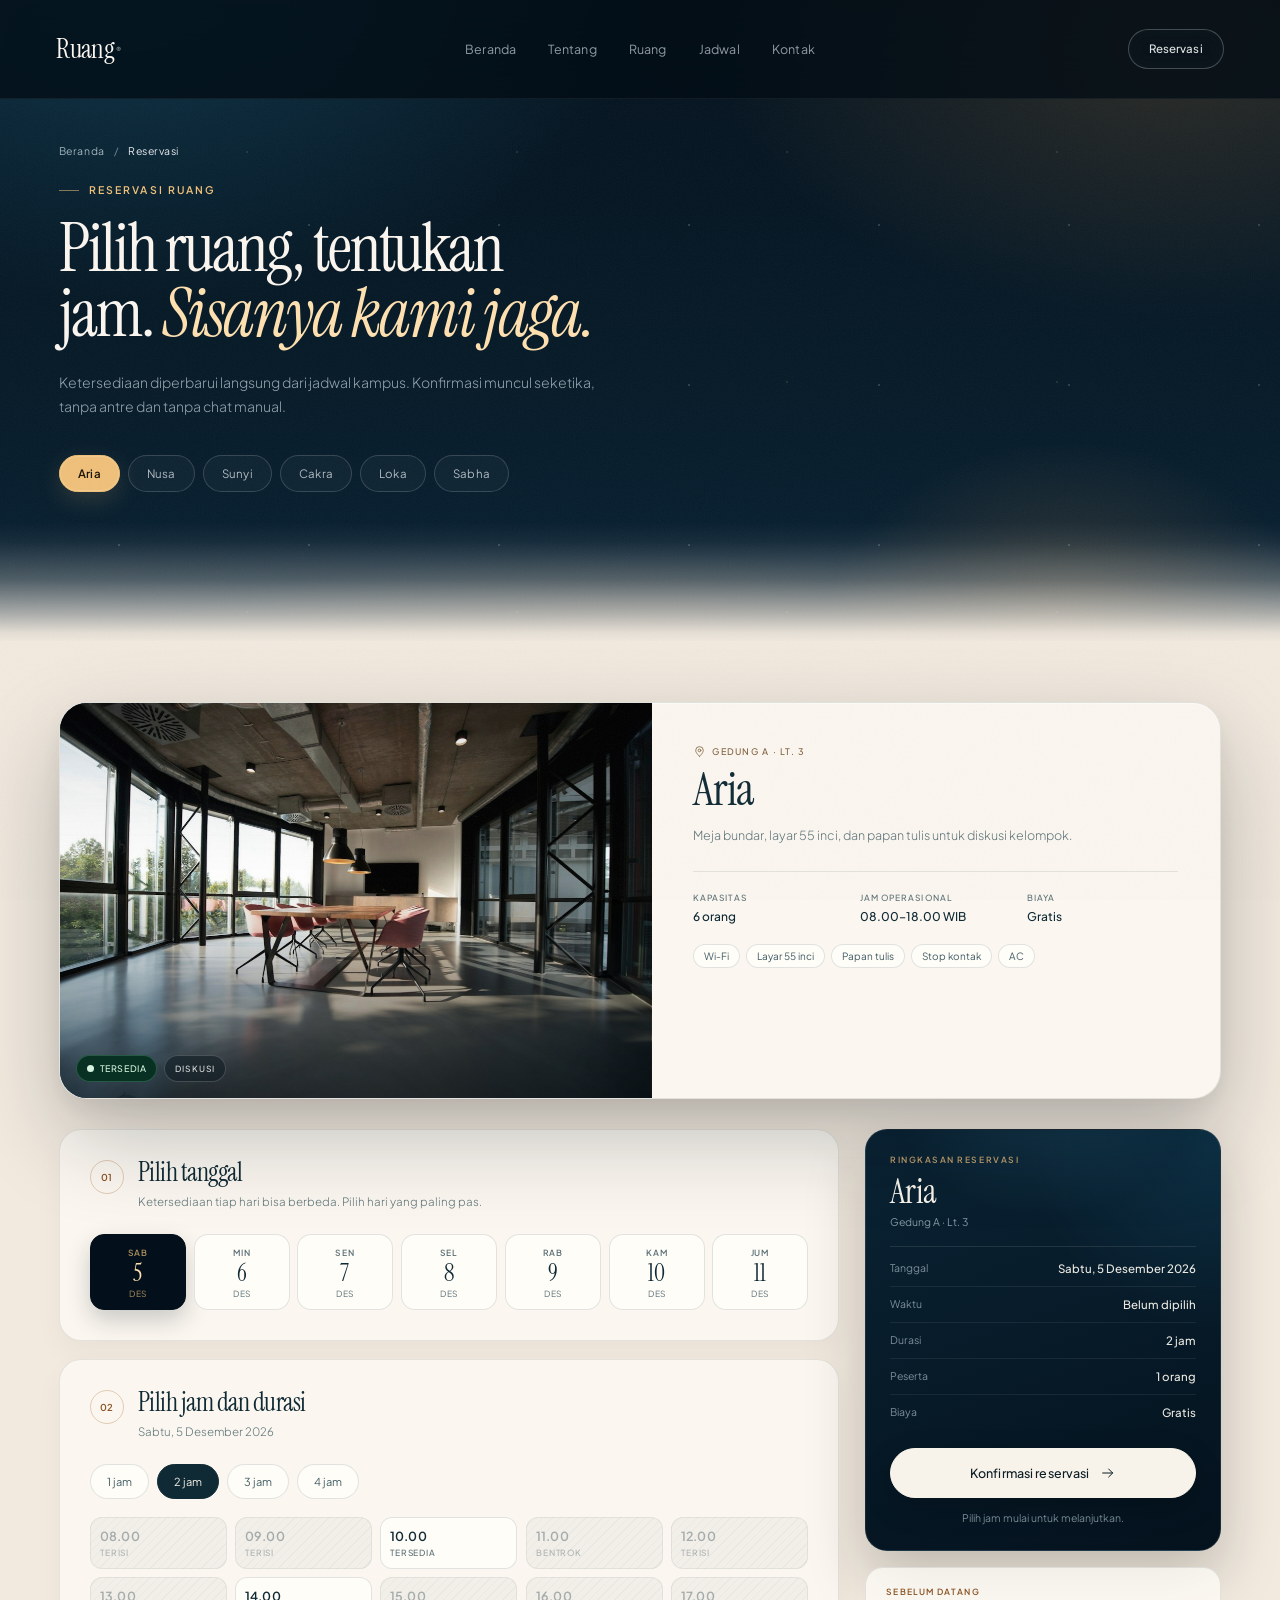
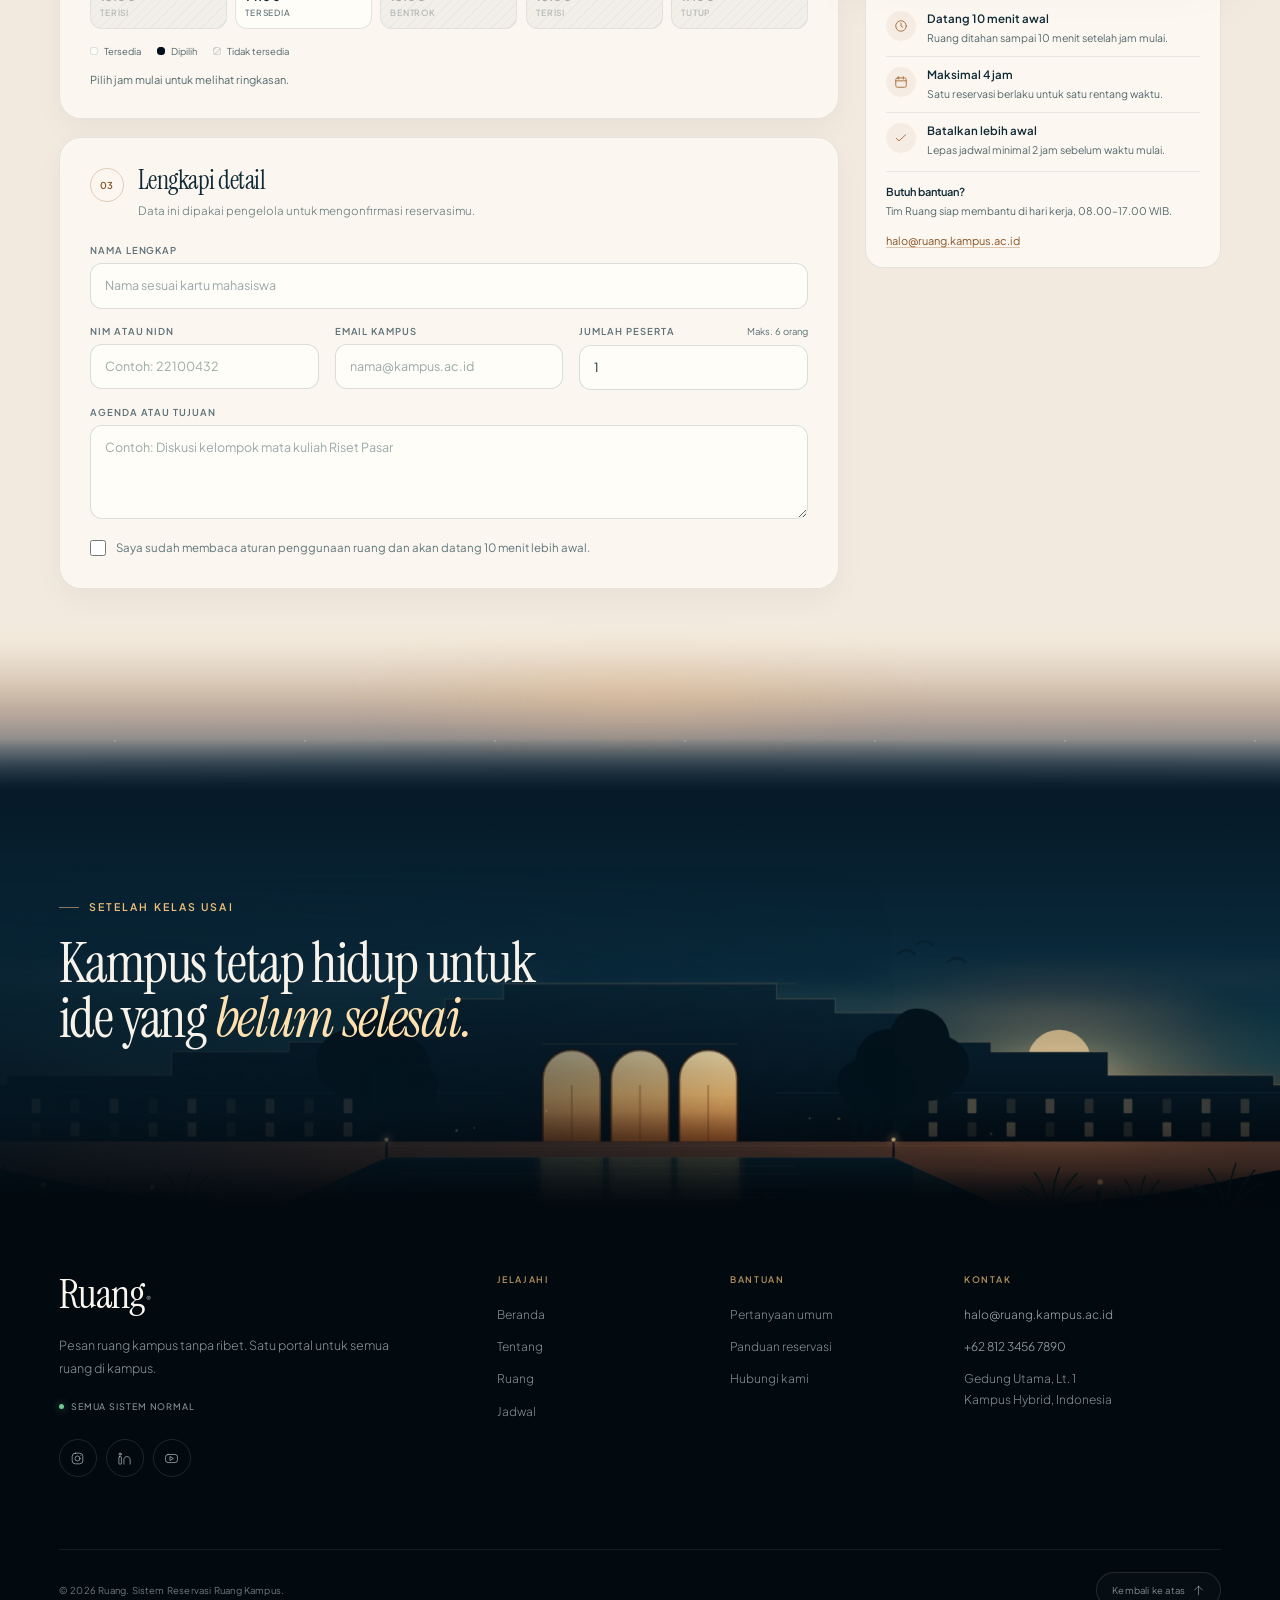
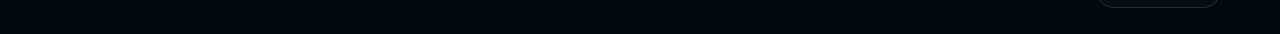
<file: reservasi.html>
<!DOCTYPE html>
<html lang="id">
<head>
  <meta charset="UTF-8">
  <meta name="viewport" content="width=device-width, initial-scale=1.0">
  <title>Reservasi ruang · Ruang</title>
  <meta name="description" content="Pilih ruang, tanggal, dan jam. Konfirmasi reservasi ruang kampus langsung di portal Ruang tanpa antre dan tanpa benturan jadwal.">
  <meta name="theme-color" content="#03101b">

  <link rel="preload" href="/assets/fonts/InstrumentSerif-normal-400.woff2" as="font" type="font/woff2" crossorigin>
  <link rel="preload" href="/assets/fonts/InstrumentSerif-italic-400.woff2" as="font" type="font/woff2" crossorigin>
  <link rel="preload" href="/assets/fonts/PlusJakartaSans-var.woff2" as="font" type="font/woff2" crossorigin>
  <link rel="stylesheet" href="/styles.css?v=20261024f">
  <link rel="stylesheet" href="/reservasi.css?v=20261024h">
  <noscript>
    <style>
      .booking-layout,
      .prep,
      .room-switch {
        display: none;
      }
    </style>
  </noscript>
  <script>document.documentElement.classList.add("js");</script>
  <link rel="icon" href="/assets/favicon/favicon.ico" sizes="16x16 32x32 48x48">
  <link rel="icon" type="image/svg+xml" href="/assets/favicon/favicon.svg">
  <link rel="icon" type="image/png" sizes="32x32" href="/assets/favicon/favicon-32.png">
  <link rel="apple-touch-icon" href="/assets/favicon/apple-touch-icon.png">
</head>
<body class="book-page">
  <svg class="svg-sprite" aria-hidden="true" focusable="false">
    <symbol id="i-arrow-right" viewBox="0 0 24 24"><path d="M4 12h15M13 6l6 6-6 6"/></symbol>
    <symbol id="i-arrow-up-right" viewBox="0 0 24 24"><path d="M6 18 18 6M8 6h10v10"/></symbol>
    <symbol id="i-arrow-up" viewBox="0 0 24 24"><path d="M12 20V4M5 11l7-7 7 7"/></symbol>
    <symbol id="i-check" viewBox="0 0 24 24"><path d="m4 12.5 4.5 4.5L20 6.5"/></symbol>
    <symbol id="i-calendar" viewBox="0 0 24 24"><rect x="3" y="5" width="18" height="16" rx="3"/><path d="M8 3v4M16 3v4M3 10h18"/></symbol>
    <symbol id="i-clock" viewBox="0 0 24 24"><circle cx="12" cy="12" r="9"/><path d="M12 7v5l3 2"/></symbol>
    <symbol id="i-users" viewBox="0 0 24 24"><circle cx="9" cy="8" r="3.2"/><path d="M2.5 20c.5-4 3.2-6 6.5-6s6 2 6.5 6M16 4.5a3 3 0 0 1 0 6M18.5 14c2.2.5 3.5 2.5 3.8 5.2"/></symbol>
    <symbol id="i-monitor" viewBox="0 0 24 24"><rect x="3" y="4" width="18" height="12" rx="2"/><path d="M8 20h8M12 16v4"/></symbol>
    <symbol id="i-wifi" viewBox="0 0 24 24"><path d="M2.5 8.5a15 15 0 0 1 19 0M5.5 12a10 10 0 0 1 13 0M8.7 15.4a5 5 0 0 1 6.6 0"/><circle cx="12" cy="19" r="1"/></symbol>
    <symbol id="i-board" viewBox="0 0 24 24"><rect x="3" y="4" width="18" height="13" rx="2"/><path d="M8 21l4-4 4 4"/></symbol>
    <symbol id="i-pin" viewBox="0 0 24 24"><path d="M12 21s7-6.2 7-11a7 7 0 1 0-14 0c0 4.8 7 11 7 11Z"/><circle cx="12" cy="10" r="2.5"/></symbol>
    <symbol id="i-mail" viewBox="0 0 24 24"><rect x="3" y="5" width="18" height="14" rx="2"/><path d="m3 7 9 6 9-6"/></symbol>
    <symbol id="i-refresh" viewBox="0 0 24 24"><path d="M20 11a8 8 0 1 0-2.3 6.3M20 4v7h-7"/></symbol>
    <symbol id="i-search" viewBox="0 0 24 24"><circle cx="11" cy="11" r="7"/><path d="m20 20-4-4"/></symbol>
    <symbol id="i-key" viewBox="0 0 24 24"><circle cx="8" cy="8" r="4"/><path d="m11 11 9 9M16 16l2-2M18 18l2-2"/></symbol>
    <symbol id="i-instagram" viewBox="0 0 24 24"><rect x="3.5" y="3.5" width="17" height="17" rx="5"/><circle cx="12" cy="12" r="4"/><circle cx="17.3" cy="6.7" r=".8" fill="currentColor" stroke="none"/></symbol>
    <symbol id="i-linkedin" viewBox="0 0 24 24"><rect x="3" y="9" width="4" height="12" rx="1"/><circle cx="5" cy="5" r="1.8"/><path d="M11 21v-7c0-3 2-5 5-5s5 2 5 5v7"/></symbol>
    <symbol id="i-youtube" viewBox="0 0 24 24"><rect x="2.5" y="5.5" width="19" height="13" rx="4"/><path d="m10 9 5 3-5 3Z"/></symbol>
  </svg>

  <header class="topbar" id="topbar">
    <a class="brand" href="/" aria-label="Ruang, kembali ke beranda">
      Ruang<span class="brand__mark">®</span>
    </a>

    <nav class="nav" aria-label="Navigasi utama">
      <a class="nav__link" href="/" data-nav="beranda">Beranda</a>
      <a class="nav__link" href="/tentang" data-nav="tentang">Tentang</a>
      <a class="nav__link" href="/ruang" data-nav="ruang">Ruang</a>
      <a class="nav__link" href="/jadwal" data-nav="jadwal">Jadwal</a>
      <a class="nav__link" href="/kontak" data-nav="kontak">Kontak</a>
    </nav>

    <div class="topbar__actions">
      <a class="btn btn--ghost-light btn--sm" href="/reservasi/tanggal">Reservasi</a>
      <button class="menu-toggle" id="menuToggle" type="button" aria-label="Buka menu" aria-expanded="false" aria-controls="mobileMenu">
        <span></span>
        <span></span>
      </button>
    </div>
  </header>

  <div class="mobile-menu" id="mobileMenu" aria-hidden="true" inert>
    <nav class="mobile-menu__nav" aria-label="Navigasi seluler">
      <a href="/">Beranda</a>
      <a href="/tentang">Tentang</a>
      <a href="/ruang">Ruang</a>
      <a href="/jadwal">Jadwal</a>
      <a href="/kontak">Kontak</a>
    </nav>
    <div class="mobile-menu__foot">
      <a class="btn btn--light" href="/reservasi/tanggal">Reservasi</a>
      <p>Pesan ruang kampus, lebih tenang.</p>
    </div>
  </div>

  <main id="atas">
    <section class="book-hero" aria-labelledby="bookTitle">
      <div class="book-hero__glow" aria-hidden="true"></div>
      <div class="container">
        <nav class="crumbs" aria-label="Breadcrumb">
          <a href="/">Beranda</a>
          <span aria-hidden="true">/</span>
          <span aria-current="page">Reservasi</span>
        </nav>

        <p class="eyebrow">Reservasi ruang</p>
        <h1 class="book-hero__title" id="bookTitle">Pilih ruang, tentukan jam. <em>Sisanya kami jaga.</em></h1>
        <p class="book-hero__lede">
          Ketersediaan diperbarui langsung dari jadwal kampus. Konfirmasi muncul
          seketika, tanpa antre dan tanpa chat manual.
        </p>

        <div class="room-switch" role="group" aria-label="Ganti ruang">
          <a class="room-chip is-active" data-slug="aria" href="/reservasi?ruang=aria" aria-current="true">Aria</a>
          <a class="room-chip" data-slug="nusa" href="/reservasi?ruang=nusa">Nusa</a>
          <a class="room-chip" data-slug="sunyi" href="/reservasi?ruang=sunyi">Sunyi</a>
          <a class="room-chip" data-slug="cakra" href="/reservasi?ruang=cakra">Cakra</a>
          <a class="room-chip" data-slug="loka" href="/reservasi?ruang=loka">Loka</a>
          <a class="room-chip" data-slug="sabha" href="/reservasi?ruang=sabha">Sabha</a>
        </div>
      </div>
    </section>

    <div class="book-main">
      <div class="container">
        <div class="room-preview" id="roomPreview">
          <div class="room-preview__media">
            <img id="roomImage" src="/assets/img/study.jpg" alt="Ruang diskusi Aria dengan jendela lebar dan meja panjang" width="1200" height="801">
            <div class="room-preview__badges">
              <span class="status status--free" id="roomStatus"><span></span><span class="status__text">Tersedia</span></span>
              <span class="room-preview__type" id="roomType">Diskusi</span>
            </div>
          </div>
          <div class="room-preview__body">
            <p class="room-preview__place">
              <svg class="icon" aria-hidden="true"><use href="#i-pin"></use></svg><span id="roomPlace">Gedung A · Lt. 3</span>
            </p>
            <h2 id="roomName">Aria</h2>
            <p class="room-preview__desc" id="roomDesc">
              Meja bundar, layar 55 inci, dan papan tulis untuk diskusi kelompok.
            </p>
            <dl class="room-facts">
              <div>
                <dt>Kapasitas</dt>
                <dd id="roomCap">6 orang</dd>
              </div>
              <div>
                <dt>Jam operasional</dt>
                <dd>08.00–18.00 WIB</dd>
              </div>
              <div>
                <dt>Biaya</dt>
                <dd>Gratis</dd>
              </div>
            </dl>
            <ul class="facilities" id="roomFacilities" aria-label="Fasilitas ruang">
              <li>Wi-Fi</li>
              <li>Layar 55 inci</li>
              <li>Papan tulis</li>
              <li>Stop kontak</li>
              <li>AC</li>
            </ul>
          </div>
        </div>

        <noscript>
          <p class="notice notice--warn">
            Aktifkan JavaScript untuk memilih tanggal dan jam. Kamu tetap bisa
            menghubungi tim Ruang di
            <a href="mailto:halo@ruang.kampus.ac.id">halo@ruang.kampus.ac.id</a>.
          </p>
        </noscript>

        <form class="booking-layout" id="bookingForm" novalidate>
          <div class="booking-main" data-stagger>
            <section class="book-card reveal" id="tanggal" aria-labelledby="tanggalTitle">
              <header class="book-step">
                <span class="book-step__num">01</span>
                <div>
                  <h2 id="tanggalTitle">Pilih tanggal</h2>
                  <p>Ketersediaan tiap hari bisa berbeda. Pilih hari yang paling pas.</p>
                </div>
              </header>
              <div class="date-scroll">
                <div class="date-grid" id="dateGrid" role="group" aria-label="Tanggal reservasi"></div>
              </div>
            </section>

            <section class="book-card reveal" aria-labelledby="jamTitle">
              <header class="book-step">
                <span class="book-step__num">02</span>
                <div>
                  <h2 id="jamTitle">Pilih jam dan durasi</h2>
                  <p id="slotDate">Jumat, 23 Oktober 2026</p>
                </div>
              </header>

              <div class="duration" role="group" aria-label="Durasi reservasi">
                <button class="duration__btn" type="button" data-duration="1" aria-pressed="false">1 jam</button>
                <button class="duration__btn is-active" type="button" data-duration="2" aria-pressed="true">2 jam</button>
                <button class="duration__btn" type="button" data-duration="3" aria-pressed="false">3 jam</button>
                <button class="duration__btn" type="button" data-duration="4" aria-pressed="false">4 jam</button>
              </div>

              <div class="slot-grid" id="slotGrid" role="group" aria-label="Jam mulai"></div>
              <p class="slot-empty" id="slotEmpty" hidden>
                Tidak ada jam tersedia untuk pilihan ini. Coba durasi lain atau
                pilih tanggal berikutnya.
              </p>

              <div class="legend" aria-hidden="true">
                <span><i class="legend__dot legend__dot--free"></i>Tersedia</span>
                <span><i class="legend__dot legend__dot--pick"></i>Dipilih</span>
                <span><i class="legend__dot legend__dot--busy"></i>Tidak tersedia</span>
              </div>

              <p class="slot-hint" id="slotHint" role="status" aria-live="polite">
                Pilih jam mulai untuk melihat ringkasan.
              </p>
            </section>

            <section class="book-card reveal" aria-labelledby="detailTitle">
              <header class="book-step">
                <span class="book-step__num">03</span>
                <div>
                  <h2 id="detailTitle">Lengkapi detail</h2>
                  <p>Data ini dipakai pengelola untuk mengonfirmasi reservasimu.</p>
                </div>
              </header>

              <div class="alert" id="formAlert" role="alert" hidden>
                Ada beberapa bagian yang perlu diperbaiki. Periksa kolom bertanda.
              </div>

              <div class="form-grid">
                <div class="field field--full">
                  <label for="nama">Nama lengkap</label>
                  <input id="nama" name="nama" type="text" autocomplete="name" maxlength="80" placeholder="Nama sesuai kartu mahasiswa" aria-describedby="err-nama" required>
                  <p class="field__error" id="err-nama" hidden></p>
                </div>

                <div class="field">
                  <label for="nim">NIM atau NIDN</label>
                  <input id="nim" name="nim" type="text" inputmode="numeric" autocomplete="off" maxlength="15" placeholder="Contoh: 22100432" aria-describedby="err-nim" required>
                  <p class="field__error" id="err-nim" hidden></p>
                </div>

                <div class="field">
                  <label for="email">Email kampus</label>
                  <input id="email" name="email" type="email" autocomplete="email" maxlength="120" placeholder="nama@kampus.ac.id" aria-describedby="err-email" required>
                  <p class="field__error" id="err-email" hidden></p>
                </div>

                <div class="field">
                  <div class="field__label-row">
                    <label for="peserta">Jumlah peserta</label>
                    <span class="field__hint" id="capacityHint">Maks. 6 orang</span>
                  </div>
                  <input id="peserta" name="peserta" type="number" min="1" max="6" value="1" step="1" inputmode="numeric" aria-describedby="err-peserta capacityHint" required>
                  <p class="field__error" id="err-peserta" hidden></p>
                </div>

                <div class="field field--full">
                  <label for="agenda">Agenda atau tujuan</label>
                  <textarea id="agenda" name="agenda" rows="3" maxlength="500" placeholder="Contoh: Diskusi kelompok mata kuliah Riset Pasar" aria-describedby="err-agenda" required></textarea>
                  <p class="field__error" id="err-agenda" hidden></p>
                </div>
              </div>

              <label class="agree" for="setuju">
                <input id="setuju" name="setuju" type="checkbox" aria-describedby="err-setuju">
                <span>Saya sudah membaca aturan penggunaan ruang dan akan datang 10 menit lebih awal.</span>
              </label>
              <p class="field__error" id="err-setuju" hidden></p>
            </section>
          </div>

          <aside class="booking-aside" aria-label="Ringkasan dan bantuan reservasi" data-stagger>
            <div class="summary reveal">
              <p class="summary__eyebrow">Ringkasan reservasi</p>
              <div class="summary__room">
                <h2 id="sumRoom">Aria</h2>
                <p id="sumPlace">Gedung A · Lt. 3</p>
              </div>

              <dl class="summary__list">
                <div>
                  <dt>Tanggal</dt>
                  <dd id="sumDate">Memuat tanggal</dd>
                </div>
                <div>
                  <dt>Waktu</dt>
                  <dd id="sumTime">Belum dipilih</dd>
                </div>
                <div>
                  <dt>Durasi</dt>
                  <dd id="sumDuration">2 jam</dd>
                </div>
                <div>
                  <dt>Peserta</dt>
                  <dd id="sumPeople">1 orang</dd>
                </div>
                <div>
                  <dt>Biaya</dt>
                  <dd>Gratis</dd>
                </div>
              </dl>

              <button class="btn btn--light summary__submit" type="submit">
                Konfirmasi reservasi
                <svg class="icon" aria-hidden="true"><use href="#i-arrow-right"></use></svg>
              </button>
              <p class="summary__note" id="summaryNote">
                Pilih jam mulai untuk melanjutkan.
              </p>
            </div>

            <div class="prep reveal" aria-labelledby="prepTitle">
              <h3 class="prep__title" id="prepTitle">Sebelum datang</h3>

              <div class="prep__item">
                <span class="prep__icon"><svg class="icon" aria-hidden="true"><use href="#i-clock"></use></svg></span>
                <div>
                  <p class="prep__item-title">Datang 10 menit awal</p>
                  <p>Ruang ditahan sampai 10 menit setelah jam mulai.</p>
                </div>
              </div>

              <div class="prep__item">
                <span class="prep__icon"><svg class="icon" aria-hidden="true"><use href="#i-calendar"></use></svg></span>
                <div>
                  <p class="prep__item-title">Maksimal 4 jam</p>
                  <p>Satu reservasi berlaku untuk satu rentang waktu.</p>
                </div>
              </div>

              <div class="prep__item">
                <span class="prep__icon"><svg class="icon" aria-hidden="true"><use href="#i-check"></use></svg></span>
                <div>
                  <p class="prep__item-title">Batalkan lebih awal</p>
                  <p>Lepas jadwal minimal 2 jam sebelum waktu mulai.</p>
                </div>
              </div>

              <div class="prep__help">
                <h3>Butuh bantuan?</h3>
                <p>Tim Ruang siap membantu di hari kerja, 08.00–17.00 WIB.</p>
                <a href="mailto:halo@ruang.kampus.ac.id">halo@ruang.kampus.ac.id</a>
              </div>
            </div>
          </aside>
        </form>

      </div>
    </div>

    <div class="book-horizon" aria-hidden="true">
      <div class="book-horizon__stars"></div>
      <div class="book-horizon__glow"></div>
      <span class="book-horizon__line"></span>
    </div>
  </main>

  <footer class="footer" id="kontak">
    <div class="footer__masthead reveal">
      <div class="footer__scene" aria-hidden="true">
        <img class="footer__landscape" src="/assets/img/footer-dusk.svg?v=20261023p" alt="" width="1600" height="420">
      </div>
      <div class="container footer__masthead-inner">
        <p class="eyebrow">Setelah kelas usai</p>
        <p class="footer__statement">Kampus tetap hidup untuk ide yang <em>belum selesai.</em></p>
      </div>
    </div>

    <div class="container footer__main">
      <div class="footer__grid" data-stagger>
        <div class="footer__brand reveal">
          <a class="brand" href="/" aria-label="Ruang, kembali ke beranda">Ruang<span class="brand__mark">®</span></a>
          <p>Pesan ruang kampus tanpa ribet. Satu portal untuk semua ruang di kampus.</p>
          <div class="footer__status"><span></span>Semua sistem normal</div>
          <div class="socials">
            <a href="#" aria-label="Instagram Ruang"><svg class="icon" aria-hidden="true"><use href="#i-instagram"></use></svg></a>
            <a href="#" aria-label="LinkedIn Ruang"><svg class="icon" aria-hidden="true"><use href="#i-linkedin"></use></svg></a>
            <a href="#" aria-label="YouTube Ruang"><svg class="icon" aria-hidden="true"><use href="#i-youtube"></use></svg></a>
          </div>
        </div>

        <nav class="footer__col reveal" aria-label="Jelajahi">
          <h3>Jelajahi</h3>
          <a href="/">Beranda</a>
          <a href="/tentang">Tentang</a>
          <a href="/ruang">Ruang</a>
          <a href="/jadwal">Jadwal</a>
        </nav>

        <nav class="footer__col reveal" aria-label="Bantuan">
          <h3>Bantuan</h3>
          <a href="/faq">Pertanyaan umum</a>
          <a href="/cara-kerja">Panduan reservasi</a>
          <a href="mailto:halo@ruang.kampus.ac.id">Hubungi kami</a>
        </nav>

        <div class="footer__col footer__contact reveal">
          <h3>Kontak</h3>
          <a href="mailto:halo@ruang.kampus.ac.id">halo@ruang.kampus.ac.id</a>
          <a href="tel:+6281234567890">+62 812 3456 7890</a>
          <p>Gedung Utama, Lt. 1<br>Kampus Hybrid, Indonesia</p>
        </div>
      </div>

      <div class="footer__bottom">
        <p>© 2026 Ruang. Sistem Reservasi Ruang Kampus.</p>
        <a class="footer__top" href="/reservasi">Kembali ke atas <svg class="icon" aria-hidden="true"><use href="#i-arrow-up"></use></svg></a>
      </div>
    </div>
  </footer>

  <dialog class="success" id="success" aria-modal="true" aria-labelledby="successTitle" aria-describedby="successLede">
    <div class="success__badge" aria-hidden="true">
      <svg class="success__check" viewBox="0 0 24 24"><path d="m4 12.5 4.5 4.5L20 6.5"/></svg>
    </div>
    <p class="eyebrow">Reservasi terkonfirmasi</p>
    <h2 id="successTitle" tabindex="-1">Sampai jumpa di <span id="successRoom">Aria</span>.</h2>
    <p class="success__lede" id="successLede">
      Tunjukkan kode ini di pintu. Konfirmasi juga dikirim ke email kampusmu.
    </p>

    <div class="success__code">
      <span>Kode reservasi</span>
      <strong id="successCode">RNG-0000</strong>
    </div>

    <dl class="success__details">
      <div>
        <dt>Ruang</dt>
        <dd id="successPlace">Aria · Gedung A · Lt. 3</dd>
      </div>
      <div>
        <dt>Tanggal</dt>
        <dd id="successDate">Jumat, 23 Oktober 2026</dd>
      </div>
      <div>
        <dt>Waktu</dt>
        <dd id="successTime">14.00–16.00 WIB</dd>
      </div>
      <div>
        <dt>Peserta</dt>
        <dd id="successPeople">1 orang</dd>
      </div>
      <div>
        <dt>Pemesan</dt>
        <dd id="successName">Nama pemesan</dd>
      </div>
      <div>
        <dt>Agenda</dt>
        <dd id="successAgenda">Agenda kegiatan</dd>
      </div>
    </dl>

    <div class="success__actions">
      <a class="btn btn--ink" href="/">Kembali ke beranda</a>
      <a class="btn btn--outline" href="/jadwal">Lihat jadwal langsung</a>
      <button class="success__again" type="button" id="againBtn">Buat reservasi lain</button>
    </div>
  </dialog>

  <script src="/script.js?v=20261024d"></script>
  <script src="/reservasi.js?v=20261024e"></script>
</body>
</html>
</file>
<file: styles.css>
@font-face {
  font-family: "Instrument Serif";
  src: url("assets/fonts/InstrumentSerif-normal-400.woff2") format("woff2");
  font-weight: 400;
  font-style: normal;
  font-display: swap;
}

@font-face {
  font-family: "Instrument Serif";
  src: url("assets/fonts/InstrumentSerif-italic-400.woff2") format("woff2");
  font-weight: 400;
  font-style: italic;
  font-display: swap;
}

@font-face {
  font-family: "Plus Jakarta Sans";
  src: url("assets/fonts/PlusJakartaSans-var.woff2") format("woff2");
  font-weight: 200 800;
  font-style: normal;
  font-display: swap;
}

:root {
  --serif: "Instrument Serif", "Times New Roman", serif;
  --sans: "Plus Jakarta Sans", "Segoe UI", sans-serif;
  --cream: #f8f3ea;
  --cream-soft: #e4edf1;
  --ice: #dcecf5;
  --gold: #f0c079;
  --gold-soft: #ffe1b0;
  --gold-deep: #c58b46;
  --rust: #a7662f;
  --ink: #03101b;
  --ink-2: #04131f;
  --ink-3: #061a28;
  --ink-4: #082235;
  --paper: #f2eadf;
  --paper-2: #f8f2e9;
  --paper-3: #fbf7f0;
  --paper-deep: #e7dbc9;
  --ink-text: #102a35;
  --ink-muted: #53686d;
  --line: rgba(236, 246, 252, 0.18);
  --line-dark: rgba(230, 242, 248, 0.11);
  --line-light: rgba(16, 42, 53, 0.12);
  --container: 1320px;
}

*,
*::before,
*::after {
  box-sizing: border-box;
}

html {
  background: var(--ink);
  scroll-behavior: smooth;
}

section[id],
footer[id] {
  scroll-margin-top: 88px;
}

#beranda {
  scroll-margin-top: 0;
}

.container {
  width: 100%;
  max-width: var(--container);
  margin-inline: auto;
  padding-inline: clamp(22px, 4.6vw, 64px);
}

.section {
  position: relative;
  padding-block: clamp(92px, 11vw, 142px);
}

.svg-sprite {
  position: absolute;
  width: 0;
  height: 0;
  overflow: hidden;
}

.icon {
  width: 18px;
  height: 18px;
  flex: none;
  fill: none;
  stroke: currentColor;
  stroke-width: 1.5;
  stroke-linecap: round;
  stroke-linejoin: round;
}

img {
  max-width: 100%;
}

button {
  border: 0;
}

body {
  margin: 0;
  overflow-x: hidden;
  background: var(--ink);
  color: var(--cream);
  font-family: var(--sans);
  -webkit-font-smoothing: antialiased;
  -moz-osx-font-smoothing: grayscale;
}

body.menu-open {
  overflow: hidden;
}

::selection {
  background: rgba(243, 196, 125, 0.28);
  color: #fffdf8;
}

a {
  color: inherit;
  text-decoration: none;
}

button {
  color: inherit;
  font: inherit;
}

:focus-visible {
  outline: 1.5px solid var(--gold);
  outline-offset: 4px;
  border-radius: 4px;
}

/* soft film grain over the whole page ties the sections together */
body::after {
  position: fixed;
  inset: 0;
  z-index: 90;
  background-image: url("data:image/svg+xml,%3Csvg xmlns='http://www.w3.org/2000/svg' width='180' height='180'%3E%3Cfilter id='n'%3E%3CfeTurbulence type='fractalNoise' baseFrequency='.85' numOctaves='3' stitchTiles='stitch'/%3E%3CfeColorMatrix type='saturate' values='0'/%3E%3C/filter%3E%3Crect width='180' height='180' filter='url(%23n)'/%3E%3C/svg%3E");
  background-size: 180px 180px;
  content: "";
  opacity: 0.048;
  pointer-events: none;
}

.hero {
  position: relative;
  isolation: isolate;
  display: flex;
  min-height: 100svh;
  flex-direction: column;
  overflow: hidden;
  padding-top: clamp(86px, 10vh, 108px);
  background:
    radial-gradient(120% 84% at 50% 112%, rgba(255, 174, 79, 0.42) 0%, rgba(255, 153, 56, 0.15) 30%, rgba(5, 20, 32, 0) 58%),
    radial-gradient(70% 58% at 78% 8%, rgba(58, 142, 178, 0.28), transparent 66%),
    radial-gradient(92% 92% at 48% 6%, #124862 0%, #0d3854 32%, #092a41 60%, #04131f 100%);
}

.atmosphere {
  position: absolute;
  inset: 0;
  z-index: 0;
  overflow: hidden;
  pointer-events: none;
}

.aurora {
  position: absolute;
  border-radius: 50%;
  filter: blur(80px);
  opacity: 0.55;
  mix-blend-mode: screen;
  will-change: transform;
}

.aurora--one {
  top: -22%;
  left: -8%;
  width: 58vw;
  height: 52vh;
  background: radial-gradient(circle at 52% 52%, rgba(53, 137, 165, 0.52), rgba(23, 82, 111, 0.16) 46%, transparent 70%);
  animation: drift-one 22s ease-in-out infinite alternate;
}

.aurora--two {
  top: -10%;
  right: -16%;
  width: 52vw;
  height: 42vh;
  background: radial-gradient(circle at 50% 50%, rgba(33, 105, 132, 0.42), rgba(20, 75, 100, 0.12) 48%, transparent 72%);
  animation: drift-two 26s ease-in-out infinite alternate;
}

@keyframes drift-one {
  from { transform: translate3d(-2%, 0, 0) scale(1); }
  to { transform: translate3d(5%, 4%, 0) scale(1.08); }
}

@keyframes drift-two {
  from { transform: translate3d(2%, 1%, 0) scale(1.04); }
  to { transform: translate3d(-4%, 5%, 0) scale(1); }
}

.stars {
  position: absolute;
  inset: 0;
  z-index: 2;
}

.star {
  position: absolute;
  width: var(--size);
  height: var(--size);
  border-radius: 50%;
  background: #f5fbff;
  opacity: var(--opacity);
  animation: twinkle var(--duration) ease-in-out var(--delay) infinite;
}

.star--warm {
  background: #ffe0b1;
}

.star--bright {
  box-shadow: 0 0 5px rgba(214, 239, 255, 0.8), 0 0 14px rgba(154, 209, 238, 0.22);
}

.star--bright::before,
.star--bright::after {
  position: absolute;
  top: 50%;
  left: 50%;
  content: "";
  background: linear-gradient(90deg, transparent, rgba(233, 246, 255, 0.48), transparent);
  transform: translate(-50%, -50%);
  pointer-events: none;
}

.star--bright::before {
  width: calc(var(--size) * 7);
  height: 1px;
}

.star--bright::after {
  width: 1px;
  height: calc(var(--size) * 7);
  background: linear-gradient(180deg, transparent, rgba(233, 246, 255, 0.48), transparent);
}

@keyframes twinkle {
  0%, 100% { opacity: var(--opacity); transform: scale(1); }
  50% { opacity: calc(var(--opacity) * 0.32); transform: scale(0.78); }
}

.shooting-star {
  position: absolute;
  top: 17%;
  left: 69%;
  z-index: 3;
  width: 140px;
  height: 1px;
  border-radius: 999px;
  background: linear-gradient(90deg, rgba(231, 247, 255, 0), rgba(231, 247, 255, 0.75));
  filter: drop-shadow(0 0 4px rgba(214, 241, 255, 0.5));
  opacity: 0;
  transform: rotate(-24deg);
  animation: shoot 16s 4s ease-in infinite;
}

@keyframes shoot {
  0%, 84% { opacity: 0; transform: translate3d(0, 0, 0) rotate(-24deg) scaleX(0.55); }
  85% { opacity: 0.75; }
  90% { opacity: 0; transform: translate3d(-210px, 94px, 0) rotate(-24deg) scaleX(1); }
  100% { opacity: 0; transform: translate3d(-210px, 94px, 0) rotate(-24deg) scaleX(1); }
}

.shooting-star--two {
  top: 34%;
  left: 14%;
  animation: shoot-two 27s 9s ease-in infinite;
}

@keyframes shoot-two {
  0%, 86% { opacity: 0; transform: translate3d(0, 0, 0) rotate(15deg) scaleX(0.5); }
  88% { opacity: 0.5; }
  93% { opacity: 0; transform: translate3d(180px, 74px, 0) rotate(15deg) scaleX(1); }
  100% { opacity: 0; transform: translate3d(180px, 74px, 0) rotate(15deg) scaleX(1); }
}

.sky-glow {
  position: absolute;
  bottom: 8%;
  left: 50%;
  z-index: 1;
  width: 120vw;
  height: 52vh;
  transform: translateX(-50%);
  background: radial-gradient(ellipse at center, rgba(255, 172, 78, 0.16), rgba(255, 150, 50, 0.05) 42%, transparent 70%);
  filter: blur(30px);
  animation: breathe 12s ease-in-out infinite alternate;
}

@keyframes breathe {
  from { opacity: 0.72; transform: translateX(-50%) scale(0.98); }
  to { opacity: 1; transform: translateX(-50%) scale(1.04); }
}

.milky-way {
  position: absolute;
  top: -16%;
  left: -20%;
  z-index: 1;
  width: 140%;
  height: 86%;
  background:
    linear-gradient(102deg,
      transparent 27%,
      rgba(126, 178, 214, 0.05) 37%,
      rgba(178, 210, 234, 0.11) 45%,
      rgba(220, 236, 250, 0.15) 50%,
      rgba(178, 210, 234, 0.11) 55%,
      rgba(126, 178, 214, 0.05) 63%,
      transparent 73%);
  filter: blur(24px);
  mix-blend-mode: screen;
  opacity: 0.9;
  transform: rotate(-10deg);
  pointer-events: none;
}

.milky-way::after {
  position: absolute;
  inset: 0;
  content: "";
  background:
    radial-gradient(ellipse 60% 18% at 38% 48%, rgba(214, 230, 245, 0.09), transparent 70%),
    radial-gradient(ellipse 48% 14% at 66% 45%, rgba(255, 224, 180, 0.07), transparent 70%);
}

.moon {
  position: absolute;
  top: 13%;
  right: 9%;
  z-index: 3;
  width: clamp(64px, 6.2vw, 104px);
  aspect-ratio: 1;
  border-radius: 50%;
  background: radial-gradient(circle at 34% 30%, #fffdf6 0%, #f9eecd 30%, #efd9ab 60%, #d6b983 82%, #bd9a61 100%);
  box-shadow:
    0 0 20px 5px rgba(255, 236, 190, 0.18),
    0 0 70px 24px rgba(255, 208, 140, 0.11);
  animation: moon-drift 16s ease-in-out infinite alternate;
  pointer-events: none;
}

.moon::before {
  position: absolute;
  inset: 0;
  content: "";
  border-radius: inherit;
  background:
    radial-gradient(circle at 64% 32%, rgba(146, 114, 66, 0.16) 0 6%, transparent 7%),
    radial-gradient(circle at 40% 58%, rgba(146, 114, 66, 0.12) 0 9%, transparent 10%),
    radial-gradient(circle at 70% 68%, rgba(126, 96, 54, 0.1) 0 5%, transparent 6%),
    radial-gradient(circle at 28% 74%, rgba(126, 96, 54, 0.08) 0 4%, transparent 5%);
  mix-blend-mode: multiply;
}

.moon::after {
  position: absolute;
  inset: -2px;
  content: "";
  border-radius: inherit;
  background: radial-gradient(circle at 72% 74%, transparent 46%, rgba(120, 88, 46, 0.16) 80%, rgba(96, 70, 36, 0.24) 100%);
}

@keyframes moon-drift {
  from { transform: translate3d(0, 0, 0) scale(1); }
  to { transform: translate3d(-1.4%, 1.6%, 0) scale(1.02); }
}

.scene {
  position: absolute;
  bottom: -1px;
  left: 50%;
  z-index: 4;
  width: 100%;
  height: clamp(450px, 66vh, 800px);
  transform: translateX(-50%);
  animation: scene-in 1.8s 0.15s ease-out both;
}

@keyframes scene-in {
  from { opacity: 0; transform: translateX(-50%) translateY(16px); }
  to { opacity: 1; transform: translateX(-50%) translateY(0); }
}

.meadow {
  filter: drop-shadow(0 0 4px rgba(250, 173, 82, 0.26));
}

.bokeh {
  animation: sparkle 6s ease-in-out infinite alternate;
}

.sparkles {
  animation: sparkle 5s ease-in-out infinite alternate;
}

@keyframes sparkle {
  from { opacity: 0.48; }
  to { opacity: 0.95; }
}

.fireflies {
  position: absolute;
  inset: 0;
  z-index: 5;
}

.firefly {
  position: absolute;
  top: var(--top);
  left: var(--left);
  width: var(--size);
  height: var(--size);
  border-radius: 50%;
  background: #ffdb9a;
  box-shadow: 0 0 4px 1px rgba(255, 197, 110, 0.65), 0 0 14px 3px rgba(255, 167, 70, 0.22);
  opacity: 0;
  animation: firefly var(--duration) ease-in-out var(--delay) infinite;
}

@keyframes firefly {
  0%, 100% { opacity: 0; transform: translate3d(0, 8px, 0) scale(0.7); }
  18% { opacity: var(--alpha); }
  45% { opacity: calc(var(--alpha) * 0.34); transform: translate3d(var(--drift), -10px, 0) scale(1); }
  70% { opacity: var(--alpha); transform: translate3d(calc(var(--drift) * -0.5), -22px, 0) scale(0.85); }
  88% { opacity: 0; }
}

.grain {
  position: absolute;
  inset: 0;
  z-index: 7;
  opacity: 0.065;
  background-image: url("data:image/svg+xml,%3Csvg viewBox='0 0 180 180' xmlns='http://www.w3.org/2000/svg'%3E%3Cfilter id='n'%3E%3CfeTurbulence type='fractalNoise' baseFrequency='.92' numOctaves='3' stitchTiles='stitch'/%3E%3C/filter%3E%3Crect width='100%25' height='100%25' filter='url(%23n)' opacity='.55'/%3E%3C/svg%3E");
  background-size: 180px 180px;
  mix-blend-mode: soft-light;
}

.vignette {
  position: absolute;
  inset: 0;
  z-index: 8;
  background:
    radial-gradient(118% 94% at 50% 42%, transparent 40%, rgba(1, 8, 14, 0.18) 69%, rgba(1, 7, 12, 0.64) 100%),
    linear-gradient(180deg, rgba(2, 10, 17, 0.18) 0%, transparent 27%, transparent 69%, rgba(1, 7, 12, 0.38) 100%);
}

/* ---------- Top navigation ---------- */

.topbar {
  position: fixed;
  top: 0;
  right: 0;
  left: 0;
  z-index: 100;
  display: grid;
  grid-template-columns: 1fr auto 1fr;
  align-items: center;
  gap: 24px;
  width: 100%;
  padding: clamp(22px, 3.2vh, 36px) clamp(22px, 4.4vw, 64px);
  border-bottom: 1px solid transparent;
  transition:
    background-color 400ms ease,
    border-color 400ms ease,
    padding 400ms ease,
    box-shadow 400ms ease;
  animation: fade-down 1s 0.05s cubic-bezier(0.2, 0.75, 0.2, 1) both;
}

.topbar.is-scrolled,
html:not(.js) .topbar {
  padding-top: 15px;
  padding-bottom: 15px;
  border-bottom-color: rgba(255, 255, 255, 0.075);
  background: rgba(3, 13, 21, 0.84);
  box-shadow: 0 10px 34px rgba(0, 4, 8, 0.14);
  backdrop-filter: blur(20px) saturate(1.1);
}

@keyframes fade-down {
  from { opacity: 0; transform: translateY(-10px); }
  to { opacity: 1; transform: translateY(0); }
}

.brand {
  justify-self: start;
  font-family: var(--serif);
  font-size: clamp(27px, 2vw, 31px);
  line-height: 1;
  letter-spacing: -0.025em;
  color: #fbf7f0;
  transition: opacity 250ms ease;
}

.brand:hover {
  opacity: 0.78;
}

.brand__mark {
  position: relative;
  top: -0.72em;
  margin-left: 2px;
  font-family: var(--sans);
  font-size: 8px;
  font-weight: 500;
  letter-spacing: 0;
  opacity: 0.58;
}

.nav {
  display: flex;
  align-items: center;
  justify-content: center;
  gap: clamp(22px, 2.5vw, 40px);
}

.nav__link {
  position: relative;
  padding: 8px 0;
  font-size: 12.5px;
  font-weight: 400;
  letter-spacing: 0.015em;
  color: rgba(229, 241, 248, 0.62);
  transition: color 250ms ease;
}

.nav__link::after {
  content: "";
  position: absolute;
  bottom: -1px;
  left: 50%;
  width: 3px;
  height: 3px;
  border-radius: 50%;
  background: var(--gold);
  opacity: 0;
  transform: translateX(-50%) scale(0.4);
  transition: opacity 250ms ease, transform 250ms ease;
}

.nav__link:hover {
  color: rgba(249, 252, 253, 0.94);
}

.nav__link.is-active {
  color: #f7f3ea;
}

.nav__link.is-active::after {
  opacity: 0.9;
  transform: translateX(-50%) scale(1);
}

.topbar__actions {
  display: flex;
  align-items: center;
  justify-self: end;
  gap: 12px;
}

.pill {
  display: inline-flex;
  align-items: center;
  justify-content: center;
  border: 1px solid transparent;
  border-radius: 999px;
  font-family: var(--sans);
  font-weight: 400;
  line-height: 1;
  white-space: nowrap;
  cursor: pointer;
  transition:
    color 300ms ease,
    background-color 300ms ease,
    border-color 300ms ease,
    box-shadow 300ms ease,
    transform 300ms cubic-bezier(0.2, 0.8, 0.2, 1);
}

.pill--ghost {
  border-color: rgba(239, 248, 252, 0.28);
  background: rgba(255, 255, 255, 0.025);
  color: rgba(247, 251, 253, 0.88);
  backdrop-filter: blur(10px);
}

.pill--ghost:hover {
  border-color: rgba(247, 210, 151, 0.56);
  background: rgba(255, 255, 255, 0.07);
  color: #fffdf8;
}

.pill--small {
  padding: 11px 23px;
  font-size: 12.5px;
  letter-spacing: 0.015em;
}

/* ---------- Buttons ---------- */

.btn {
  display: inline-flex;
  align-items: center;
  justify-content: center;
  gap: 11px;
  height: 52px;
  padding: 0 26px;
  border: 1px solid transparent;
  border-radius: 999px;
  font-family: var(--sans);
  font-size: 12.5px;
  font-weight: 500;
  line-height: 1;
  letter-spacing: 0.01em;
  white-space: nowrap;
  cursor: pointer;
  transition:
    color 300ms ease,
    background-color 300ms ease,
    border-color 300ms ease,
    box-shadow 300ms ease,
    transform 300ms cubic-bezier(0.2, 0.8, 0.2, 1);
}

.btn .icon {
  width: 16px;
  height: 16px;
  transition: transform 300ms cubic-bezier(0.2, 0.8, 0.2, 1);
}

.btn:hover .icon {
  transform: translateX(3px);
}

.btn--sm {
  height: 40px;
  padding: 0 20px;
  font-size: 11.5px;
}

.btn--lg {
  height: 58px;
  padding: 0 30px;
  font-size: 13px;
}

.btn--light {
  border-color: var(--cream);
  background: var(--cream);
  color: #0b1c25;
  box-shadow: 0 10px 30px rgba(0, 0, 0, 0.18);
}

.btn--light:hover {
  background: #fffdf8;
  border-color: #fffdf8;
  transform: translateY(-2px);
}

.btn--ghost-light {
  border-color: rgba(239, 248, 252, 0.24);
  background: rgba(255, 255, 255, 0.025);
  color: rgba(247, 251, 253, 0.9);
  backdrop-filter: blur(10px);
}

.btn--ghost-light:hover {
  border-color: rgba(247, 210, 151, 0.56);
  background: rgba(255, 255, 255, 0.07);
  color: #fffdf8;
  transform: translateY(-2px);
}

.btn--glass {
  border-color: rgba(241, 247, 250, 0.28);
  background: rgba(6, 27, 41, 0.32);
  box-shadow:
    0 16px 46px rgba(0, 5, 9, 0.22),
    inset 0 1px 0 rgba(255, 255, 255, 0.11);
  color: #fbf6ec;
  font-size: 13.5px;
  letter-spacing: 0.012em;
  backdrop-filter: blur(13px);
}

.btn--glass:hover {
  border-color: rgba(249, 210, 148, 0.6);
  background: rgba(255, 213, 153, 0.1);
  box-shadow:
    0 18px 50px rgba(0, 5, 9, 0.24),
    0 0 34px rgba(245, 186, 100, 0.12),
    inset 0 1px 0 rgba(255, 255, 255, 0.16);
  transform: translateY(-2px);
}

.btn--hero {
  margin-top: clamp(28px, 4vh, 44px);
  padding: 0 28px 0 34px;
  animation: rise 1.1s 0.49s cubic-bezier(0.18, 0.8, 0.2, 1) backwards;
}

.hero .availability {
  animation: rise 1.1s 0.63s cubic-bezier(0.18, 0.8, 0.2, 1) both;
}

.menu-toggle {
  display: none;
  width: 41px;
  height: 41px;
  padding: 0;
  border: 1px solid rgba(239, 248, 252, 0.22);
  border-radius: 50%;
  background: rgba(255, 255, 255, 0.025);
  cursor: pointer;
  backdrop-filter: blur(10px);
  transition: border-color 250ms ease, background-color 250ms ease;
}

.menu-toggle:hover {
  border-color: rgba(247, 210, 151, 0.5);
  background: rgba(255, 255, 255, 0.07);
}

.menu-toggle span {
  display: block;
  width: 15px;
  height: 1px;
  margin: 5px auto;
  background: #f8f3e9;
  transition: transform 300ms ease;
}

.menu-open .menu-toggle span:first-child {
  transform: translateY(3px) rotate(45deg);
}

.menu-open .menu-toggle span:last-child {
  transform: translateY(-3px) rotate(-45deg);
}

/* ---------- Hero content ---------- */

.hero__main {
  position: relative;
  z-index: 10;
  display: flex;
  flex: 1;
  flex-direction: column;
  align-items: center;
  justify-content: center;
  padding: 0 24px clamp(118px, 17vh, 176px);
  text-align: center;
}

.headline {
  max-width: 1220px;
  margin: 0;
  font-family: var(--serif);
  font-size: clamp(3.1rem, 8.15vw, 7.9rem);
  font-weight: 400;
  line-height: 0.91;
  letter-spacing: -0.035em;
  background: linear-gradient(180deg, #fffdf8 8%, #f3f5f5 50%, #b4c7d5 100%);
  -webkit-background-clip: text;
  background-clip: text;
  color: transparent;
  padding: 0.07em 0.06em 0.18em;
  margin-bottom: -0.12em;
  filter: drop-shadow(0 3px 32px rgba(140, 189, 217, 0.08));
  animation: rise 1.1s 0.18s cubic-bezier(0.18, 0.8, 0.2, 1) both;
}

.headline__line {
  display: block;
}

.headline em {
  font-style: italic;
  letter-spacing: -0.03em;
}

.lede {
  max-width: 610px;
  margin: clamp(22px, 3.3vh, 34px) 0 0;
  color: rgba(218, 235, 244, 0.7);
  font-size: clamp(14px, 1.06vw, 16px);
  font-weight: 300;
  line-height: 1.75;
  letter-spacing: 0.002em;
  text-wrap: balance;
  text-shadow: 0 1px 24px rgba(2, 12, 20, 0.35);
  animation: rise 1.1s 0.34s cubic-bezier(0.18, 0.8, 0.2, 1) both;
}

.lede strong {
  color: rgba(250, 248, 240, 0.92);
  font-weight: 500;
}

.pill--primary {
  gap: 17px;
  height: 58px;
  margin-top: clamp(28px, 4vh, 44px);
  padding: 0 28px 0 34px;
  border-color: rgba(241, 247, 250, 0.28);
  background: rgba(6, 27, 41, 0.32);
  box-shadow:
    0 16px 46px rgba(0, 5, 9, 0.22),
    inset 0 1px 0 rgba(255, 255, 255, 0.11);
  color: #fbf6ec;
  font-size: 13.5px;
  letter-spacing: 0.012em;
  backdrop-filter: blur(13px);
  animation: rise 1.1s 0.49s cubic-bezier(0.18, 0.8, 0.2, 1) both;
}

.pill--primary:hover {
  border-color: rgba(249, 210, 148, 0.6);
  background: rgba(255, 213, 153, 0.1);
  box-shadow:
    0 18px 50px rgba(0, 5, 9, 0.24),
    0 0 34px rgba(245, 186, 100, 0.12),
    inset 0 1px 0 rgba(255, 255, 255, 0.16);
  transform: translateY(-2px);
}

.pill--primary:active {
  transform: translateY(0);
}

.pill__arrow {
  width: 18px;
  height: 18px;
  margin-right: -3px;
  transition: transform 300ms cubic-bezier(0.2, 0.8, 0.2, 1);
}

.pill--primary:hover .pill__arrow {
  transform: translateX(4px);
}

.availability {
  display: flex;
  align-items: center;
  gap: 9px;
  margin: 20px 0 0;
  color: rgba(220, 237, 245, 0.5);
  font-size: 11.5px;
  font-weight: 300;
  letter-spacing: 0.035em;
}

.availability strong {
  color: rgba(247, 251, 252, 0.88);
  font-weight: 500;
}

.availability__pulse {
  position: relative;
  width: 6px;
  height: 6px;
  border-radius: 50%;
  background: var(--gold);
  box-shadow: 0 0 8px rgba(245, 194, 121, 0.55);
}

.availability__pulse::after {
  content: "";
  position: absolute;
  inset: -3px;
  border: 1px solid rgba(246, 203, 137, 0.6);
  border-radius: 50%;
  animation: pulse-ring 2.8s ease-out infinite;
}

@keyframes pulse-ring {
  0% { opacity: 0.65; transform: scale(0.6); }
  65%, 100% { opacity: 0; transform: scale(1.65); }
}

.availability__divider {
  width: 1px;
  height: 10px;
  margin: 0 3px;
  background: rgba(238, 247, 252, 0.16);
}

.availability__muted {
  color: rgba(216, 234, 243, 0.55);
}

@keyframes rise {
  from { opacity: 0; transform: translateY(24px); }
  to { opacity: 1; transform: translateY(0); }
}

/* ---------- Mobile menu ---------- */

.mobile-menu {
  position: fixed;
  inset: 0;
  z-index: 30;
  display: flex;
  flex-direction: column;
  justify-content: center;
  padding: 108px clamp(26px, 8vw, 54px) 38px;
  background:
    radial-gradient(80% 70% at 80% 110%, rgba(224, 139, 54, 0.16), transparent 60%),
    rgba(3, 13, 21, 0.92);
  opacity: 0;
  visibility: hidden;
  transition: opacity 400ms ease, visibility 400ms ease;
  backdrop-filter: blur(26px);
}

.menu-open .mobile-menu {
  opacity: 1;
  visibility: visible;
}

.mobile-menu__nav {
  display: flex;
  flex-direction: column;
}

.mobile-menu__nav a {
  padding: 17px 0;
  border-bottom: 1px solid rgba(237, 247, 252, 0.09);
  font-family: var(--serif);
  font-size: clamp(34px, 9vw, 48px);
  line-height: 1;
  letter-spacing: -0.015em;
  color: rgba(247, 244, 236, 0.9);
  opacity: 0;
  transform: translateY(18px);
  transition: opacity 450ms ease, transform 450ms cubic-bezier(0.2, 0.8, 0.2, 1), color 250ms ease;
}

.mobile-menu__nav a:hover {
  color: var(--gold-soft);
}

.mobile-menu__nav a:nth-child(1) { transition-delay: 90ms; }
.mobile-menu__nav a:nth-child(2) { transition-delay: 130ms; }
.mobile-menu__nav a:nth-child(3) { transition-delay: 170ms; }
.mobile-menu__nav a:nth-child(4) { transition-delay: 210ms; }
.mobile-menu__nav a:nth-child(5) { transition-delay: 250ms; }

.menu-open .mobile-menu__nav a {
  opacity: 1;
  transform: translateY(0);
}

.mobile-menu__foot {
  display: flex;
  align-items: center;
  justify-content: space-between;
  gap: 20px;
  margin-top: 38px;
  opacity: 0;
  transform: translateY(14px);
  transition: opacity 450ms 280ms ease, transform 450ms 280ms cubic-bezier(0.2, 0.8, 0.2, 1);
}

.menu-open .mobile-menu__foot {
  opacity: 1;
  transform: translateY(0);
}

.mobile-menu__foot p {
  max-width: 130px;
  margin: 0;
  color: rgba(219, 236, 245, 0.55);
  font-size: 10.5px;
  line-height: 1.55;
  letter-spacing: 0.02em;
  text-align: right;
}

@media (max-height: 700px) {
  .mobile-menu {
    justify-content: flex-start;
    overflow-y: auto;
    overscroll-behavior: contain;
    padding-top: 96px;
    padding-bottom: 28px;
  }
}

/* ---------- Responsive ---------- */

@media (max-width: 980px) {
  .topbar {
    grid-template-columns: 1fr auto;
  }

  .nav {
    display: none;
  }

  .menu-toggle {
    display: block;
  }

  .hero__main {
    padding-bottom: clamp(112px, 18vh, 168px);
  }
}

@media (max-width: 680px) {
  .topbar {
    padding-top: 22px;
    padding-bottom: 22px;
  }

  .brand {
    font-size: 27px;
  }

  .hero__main {
    padding-right: 20px;
    padding-left: 20px;
    padding-bottom: 125px;
  }

  .headline {
    font-size: clamp(3rem, 13.2vw, 4.5rem);
    line-height: 0.94;
    letter-spacing: -0.03em;
  }

  .lede {
    max-width: 340px;
    margin-top: 22px;
    font-size: 13.5px;
    line-height: 1.7;
  }

  .pill--primary {
    height: 55px;
    margin-top: 28px;
    padding: 0 25px 0 30px;
  }

  .availability {
    flex-wrap: wrap;
    justify-content: center;
    gap: 7px;
    max-width: 300px;
    margin-top: 18px;
    font-size: 10.5px;
  }

  .availability__divider {
    display: none;
  }

  .availability__muted {
    width: 100%;
    margin-top: -1px;
    text-align: center;
  }

  .hero__footer {
    bottom: 16px;
    justify-content: center;
  }

  .hero__meta--right {
    display: none;
  }

  .hero__meta {
    font-size: 8.5px;
  }
}

@media (min-width: 1100px) and (max-width: 1440px) {
  .wing-right {
    transform: translateX(clamp(-200px, calc(-50px - (1440px - 100vw) * 0.6), -50px));
  }
}

@media (max-width: 430px) {
  .topbar__actions .pill--small {
    display: none;
  }

  .scene {
    height: 54vh;
    min-height: 380px;
  }

  .mobile-menu__foot {
    justify-content: flex-start;
  }

  .mobile-menu__foot p {
    display: none;
  }
}

@media (max-height: 700px) and (min-width: 681px) {
  .hero__main {
    padding-bottom: 104px;
  }

  .headline {
    font-size: clamp(3.2rem, 7.4vw, 6.4rem);
  }

  .lede {
    margin-top: 21px;
    font-size: 13.5px;
  }

  .pill--primary {
    margin-top: 25px;
    height: 53px;
  }

  .availability {
    margin-top: 15px;
  }

  .hero__footer {
    bottom: 13px;
  }
}

@media (prefers-reduced-motion: reduce) {
  *,
  *::before,
  *::after {
    animation-duration: 0.01ms !important;
    animation-iteration-count: 1 !important;
    transition-duration: 0.01ms !important;
    scroll-behavior: auto !important;
  }

  .star,
  .firefly,
  .shooting-star,
  .aurora,
  .sky-glow,
  .sparkles {
    animation: none !important;
  }

  .firefly {
    opacity: 0.55;
  }
}

/* ===== LANDING SECTIONS ===== */

/* ---------- Shared type ---------- */

.eyebrow {
  display: flex;
  align-items: center;
  gap: 10px;
  margin: 0;
  color: var(--gold);
  font-size: 10.5px;
  font-weight: 600;
  line-height: 1;
  letter-spacing: 0.2em;
  text-transform: uppercase;
}

.eyebrow::before {
  content: "";
  width: 20px;
  height: 1px;
  background: currentColor;
  opacity: 0.55;
}

.display {
  margin: 20px 0 0;
  font-family: var(--serif);
  font-size: clamp(2.75rem, 5.1vw, 4.85rem);
  font-weight: 400;
  line-height: 0.98;
  letter-spacing: -0.028em;
  text-wrap: balance;
}

.display em {
  font-style: italic;
  letter-spacing: -0.025em;
}

.about .display,
.process .display,
.live .display,
.faq .display,
.cta .display {
  padding: 0.06em 0.05em 0.2em;
  margin-bottom: -0.2em;
  background: linear-gradient(180deg, #fffdf8 8%, #f3f5f5 52%, #b8cbd7 100%);
  -webkit-background-clip: text;
  background-clip: text;
  color: transparent;
}

.display--xl {
  font-size: clamp(3rem, 6.2vw, 5.9rem);
}

.body-copy {
  max-width: 570px;
  margin: 22px 0 0;
  color: rgba(219, 235, 244, 0.6);
  font-size: 15px;
  font-weight: 300;
  line-height: 1.8;
  letter-spacing: 0.001em;
}

.text-link {
  display: inline-flex;
  align-items: center;
  gap: 9px;
  margin-top: 36px;
  padding-bottom: 6px;
  border-bottom: 1px solid rgba(244, 232, 214, 0.28);
  color: var(--cream);
  font-size: 12.5px;
  font-weight: 500;
  letter-spacing: 0.02em;
  transition: color 250ms ease, border-color 250ms ease;
}

.text-link .icon {
  width: 15px;
  height: 15px;
  transition: transform 300ms ease;
}

.text-link:hover {
  color: var(--gold-soft);
  border-color: rgba(247, 210, 151, 0.6);
}

.text-link:hover .icon {
  transform: translateX(4px);
}

.text-link--dark {
  color: var(--ink-text);
  border-color: rgba(16, 42, 53, 0.25);
}

.text-link--dark:hover {
  color: var(--rust);
  border-color: rgba(167, 102, 47, 0.5);
}

/* ---------- Reveal ---------- */

.js .reveal {
  opacity: 0;
  transform: translateY(26px);
  transition:
    opacity 800ms cubic-bezier(0.2, 0.75, 0.2, 1),
    transform 800ms cubic-bezier(0.2, 0.75, 0.2, 1);
  transition-delay: var(--reveal-delay, 0ms);
  will-change: opacity, transform;
}

.js .reveal.is-visible {
  opacity: 1;
  transform: translateY(0);
  will-change: auto;
}

/* ---------- Stats ---------- */

.stats {
  position: relative;
  z-index: 2;
  border-top: 1px solid rgba(236, 246, 252, 0.09);
  border-bottom: 1px solid rgba(236, 246, 252, 0.09);
  background:
    radial-gradient(48% 130% at 82% 50%, rgba(240, 192, 121, 0.07), transparent 70%),
    rgba(4, 19, 31, 0.78);
}

.stats__grid {
  display: grid;
  grid-template-columns: repeat(4, minmax(0, 1fr));
}

.stat {
  position: relative;
  display: flex;
  align-items: baseline;
  gap: 12px;
  min-width: 0;
  padding: 27px 34px;
  border-left: 1px solid rgba(236, 246, 252, 0.09);
}

.stat::after {
  position: absolute;
  right: 34px;
  bottom: 0;
  left: 34px;
  height: 1px;
  background: linear-gradient(90deg, rgba(240, 192, 121, 0.85), rgba(240, 192, 121, 0.18));
  content: "";
  opacity: 0;
  transform: scaleX(0);
  transform-origin: 0 50%;
  transition: transform 900ms cubic-bezier(0.2, 0.75, 0.2, 1) calc(160ms + var(--reveal-delay, 0ms)), opacity 200ms linear calc(160ms + var(--reveal-delay, 0ms));
}

.stat.is-visible::after {
  opacity: 1;
  transform: scaleX(1);
}

.stat:first-child {
  padding-left: 0;
  border-left: 0;
}

.stat:first-child::after {
  left: 0;
}

.stat:last-child::after {
  right: 0;
}

.stat__value {
  color: var(--cream);
  font-family: var(--serif);
  font-size: clamp(2.1rem, 3.1vw, 3rem);
  font-weight: 400;
  line-height: 0.86;
  letter-spacing: -0.03em;
  white-space: nowrap;
}

.stat--accent .stat__value {
  color: var(--gold);
  text-shadow: 0 0 26px rgba(240, 192, 121, 0.32);
}

.stat__label {
  color: rgba(219, 235, 244, 0.55);
  font-size: 9.5px;
  font-weight: 500;
  line-height: 1.4;
  letter-spacing: 0.15em;
  text-transform: uppercase;
}

/* ---------- About ---------- */

.about {
  background:
    radial-gradient(62% 52% at 100% 22%, rgba(24, 79, 102, 0.19), transparent 65%),
    radial-gradient(50% 40% at 0% 90%, rgba(240, 192, 121, 0.035), transparent 70%),
    var(--ink-2);
}

.about__grid {
  display: grid;
  grid-template-columns: minmax(0, 0.94fr) minmax(0, 1.06fr);
  align-items: center;
  gap: clamp(50px, 7vw, 100px);
}

.about__copy .display {
  font-size: clamp(2.7rem, 4.7vw, 4.5rem);
}

.mini-list {
  display: grid;
  grid-template-columns: repeat(2, minmax(0, 1fr));
  gap: 14px 22px;
  margin: 34px 0 0;
  padding: 0;
  list-style: none;
}

.mini-list li {
  display: flex;
  align-items: center;
  gap: 10px;
  color: rgba(219, 235, 244, 0.62);
  font-size: 12px;
  line-height: 1.4;
}

.mini-list__check {
  display: grid;
  width: 22px;
  height: 22px;
  flex: none;
  place-items: center;
  border: 1px solid rgba(240, 192, 121, 0.25);
  border-radius: 50%;
  background: rgba(240, 192, 121, 0.06);
  color: var(--gold);
}

.mini-list__check .icon {
  width: 11px;
  height: 11px;
}

.about__visual {
  position: relative;
  min-height: 520px;
}

.about__main {
  position: relative;
  width: 86%;
  aspect-ratio: 5 / 4;
  margin: 0 0 0 auto;
  overflow: hidden;
  border: 1px solid rgba(255, 255, 255, 0.09);
  border-radius: 28px;
  background: #0a1d2a;
  box-shadow: 0 34px 80px rgba(0, 5, 9, 0.3);
}

.about__main::before {
  position: absolute;
  inset: 0;
  z-index: 2;
  border-radius: inherit;
  box-shadow: inset 0 0 0 1px rgba(255, 255, 255, 0.04);
  content: "";
  pointer-events: none;
}

.about__main::after {
  position: absolute;
  inset: 0;
  content: "";
  background: linear-gradient(180deg, rgba(3, 16, 27, 0.02) 35%, rgba(3, 16, 27, 0.58) 100%);
  pointer-events: none;
}

.about__main img {
  width: 100%;
  height: 100%;
  object-fit: cover;
  filter: saturate(0.82) brightness(0.9) sepia(0.08);
}

.about__small {
  position: absolute;
  bottom: -16px;
  left: 0;
  width: 42%;
  aspect-ratio: 3 / 4;
  margin: 0;
  overflow: hidden;
  border: 7px solid var(--ink-2);
  border-radius: 23px;
  background: #0d2230;
  box-shadow: 0 24px 60px rgba(0, 5, 9, 0.34);
}

.about__small img {
  width: 100%;
  height: 100%;
  object-fit: cover;
  filter: saturate(0.8) brightness(0.82) sepia(0.12);
}

.about__badge {
  position: absolute;
  top: 20px;
  left: 0;
  display: flex;
  align-items: center;
  gap: 10px;
  padding: 10px 14px 10px 10px;
  border: 1px solid rgba(255, 255, 255, 0.13);
  border-radius: 999px;
  background: rgba(5, 22, 34, 0.76);
  box-shadow: 0 14px 38px rgba(0, 4, 8, 0.22);
  backdrop-filter: blur(16px);
}

.about__badge-icon {
  display: grid;
  width: 32px;
  height: 32px;
  place-items: center;
  border-radius: 50%;
  background: rgba(240, 192, 121, 0.11);
  color: var(--gold);
}

.about__badge-icon .icon {
  width: 15px;
  height: 15px;
}

.about__badge span:last-child {
  display: flex;
  flex-direction: column;
  gap: 2px;
}

.about__badge strong {
  color: rgba(250, 246, 238, 0.92);
  font-size: 10.5px;
  font-weight: 500;
}

.about__badge small {
  color: rgba(219, 235, 244, 0.55);
  font-size: 8.5px;
  letter-spacing: 0.03em;
}

.about__card {
  position: absolute;
  right: 0;
  bottom: 24px;
  width: 252px;
  padding: 16px 18px;
  border: 1px solid rgba(255, 255, 255, 0.12);
  border-radius: 18px;
  background: rgba(5, 22, 34, 0.78);
  box-shadow: 0 24px 54px rgba(0, 4, 8, 0.3);
  backdrop-filter: blur(18px);
}

.about__card-top {
  display: flex;
  align-items: center;
  justify-content: space-between;
  gap: 10px;
}

.about__card-time {
  color: rgba(219, 235, 244, 0.55);
  font-size: 8.5px;
  letter-spacing: 0.06em;
}

.about__card-name {
  margin: 13px 0 0;
  font-family: var(--serif);
  font-size: 28px;
  line-height: 1;
  color: var(--cream);
}

.about__card-meta {
  margin: 5px 0 0;
  color: rgba(219, 235, 244, 0.55);
  font-size: 9.5px;
  letter-spacing: 0.02em;
}

.about__card-link {
  display: inline-flex;
  align-items: center;
  gap: 6px;
  margin-top: 14px;
  padding-top: 12px;
  border-top: 1px solid rgba(255, 255, 255, 0.09);
  color: var(--gold-soft);
  font-size: 9.5px;
  letter-spacing: 0.05em;
}

.about__card-link .icon {
  width: 12px;
  height: 12px;
}

/* ---------- Room cards shared status ---------- */

.status {
  display: inline-flex;
  align-items: center;
  gap: 6px;
  padding: 7px 10px;
  border: 1px solid transparent;
  border-radius: 999px;
  font-size: 9px;
  font-weight: 500;
  line-height: 1;
  letter-spacing: 0.06em;
  text-transform: uppercase;
  backdrop-filter: blur(10px);
}

.status > span {
  width: 5px;
  height: 5px;
  border-radius: 50%;
  background: currentColor;
}

.status--free {
  border-color: rgba(143, 224, 169, 0.23);
  background: rgba(8, 49, 35, 0.74);
  color: #d6f4df;
}

.status--limited {
  border-color: rgba(255, 193, 102, 0.26);
  background: rgba(82, 49, 10, 0.76);
  color: #ffe2b0;
}

/* ---------- Rooms ---------- */

.rooms {
  z-index: 2;
  border-radius: 46px 46px 0 0;
  background:
    radial-gradient(22% 26% at 100% 0%, rgba(255, 252, 245, 0.9), transparent 70%),
    radial-gradient(64% 44% at 86% 2%, rgba(255, 252, 245, 0.8), transparent 65%),
    var(--paper);
  color: var(--ink-text);
}

.rooms .eyebrow,
.testimonials .eyebrow {
  color: var(--rust);
}

.rooms .display,
.testimonials .display {
  color: var(--ink-text);
  -webkit-text-fill-color: var(--ink-text);
  background: none;
}

.rooms .display em,
.testimonials .display em {
  color: var(--rust);
  -webkit-text-fill-color: var(--rust);
}

.rooms :focus-visible,
.testimonials :focus-visible {
  outline-color: var(--rust);
}

.rooms .body-copy,
.testimonials .body-copy {
  color: var(--ink-muted);
}

.rooms__head {
  display: flex;
  align-items: flex-start;
  flex-direction: column;
  gap: 28px;
}

.rooms .section-head {
  max-width: 720px;
}

.rooms__head .display {
  margin-top: 18px;
}

.filters {
  display: flex;
  max-width: none;
  flex-wrap: wrap;
  justify-content: flex-start;
  gap: 8px;
  padding-bottom: 4px;
}

.filter {
  display: inline-flex;
  align-items: center;
  gap: 7px;
  padding: 10px 14px;
  border: 1px solid rgba(16, 42, 53, 0.14);
  border-radius: 999px;
  background: transparent;
  color: #536a6f;
  font-family: var(--sans);
  font-size: 9.5px;
  font-weight: 500;
  line-height: 1;
  letter-spacing: 0.07em;
  text-transform: uppercase;
  cursor: pointer;
  transition:
    color 250ms ease,
    background-color 250ms ease,
    border-color 250ms ease,
    box-shadow 300ms ease,
    transform 250ms cubic-bezier(0.2, 0.8, 0.2, 1);
}

.filter span {
  color: currentColor;
  font-size: 8px;
  opacity: 1;
  transition: opacity 250ms ease;
}

.filter:hover {
  border-color: rgba(16, 42, 53, 0.38);
  color: var(--ink-text);
}

.filter:active {
  transform: scale(0.97);
}

.filter.is-active {
  border-color: var(--ink-text);
  background: var(--ink-text);
  color: var(--paper-2);
  box-shadow: 0 10px 22px rgba(16, 42, 53, 0.18);
}

.filter.is-active span {
  opacity: 0.75;
}

.rooms__grid {
  display: grid;
  grid-template-columns: repeat(3, minmax(0, 1fr));
  gap: 24px;
  margin-top: 46px;
}

.room-card {
  display: flex;
  overflow: hidden;
  flex-direction: column;
  border: 1px solid rgba(16, 42, 53, 0.09);
  border-radius: 23px;
  background: var(--paper-3);
  box-shadow: 0 14px 34px rgba(37, 25, 13, 0.035);
  transition:
    transform 400ms cubic-bezier(0.2, 0.75, 0.2, 1),
    box-shadow 400ms ease,
    border-color 400ms ease;
}

.room-card:hover {
  transform: translateY(-7px);
  border-color: rgba(16, 42, 53, 0.16);
  box-shadow: 0 28px 54px rgba(37, 25, 13, 0.12);
}

.room-card.is-hidden {
  display: none;
}

.room-card__media {
  position: relative;
  aspect-ratio: 16 / 10;
  overflow: hidden;
  background: #0c2130;
}

.room-card__media::after {
  position: absolute;
  inset: 0;
  content: "";
  background: linear-gradient(180deg, rgba(2, 12, 19, 0.18) 0%, transparent 42%, rgba(2, 12, 19, 0.55) 100%);
  pointer-events: none;
}

.room-card__media img {
  width: 100%;
  height: 100%;
  object-fit: cover;
  filter: saturate(0.8) brightness(0.94) contrast(0.98);
  transition: transform 900ms cubic-bezier(0.2, 0.75, 0.2, 1), filter 500ms ease;
}

.room-card:hover .room-card__media img {
  transform: scale(1.045);
  filter: saturate(0.92) brightness(1);
}

.room-card__media .status {
  position: absolute;
  top: 14px;
  left: 14px;
  z-index: 2;
}

.room-card__type {
  position: absolute;
  top: 14px;
  right: 14px;
  z-index: 2;
  padding: 7px 10px;
  border: 1px solid rgba(255, 255, 255, 0.18);
  border-radius: 999px;
  background: rgba(4, 17, 26, 0.38);
  color: rgba(255, 255, 255, 0.82);
  font-size: 8.5px;
  font-weight: 500;
  letter-spacing: 0.13em;
  text-transform: uppercase;
  backdrop-filter: blur(10px);
}

.room-card__body {
  display: flex;
  flex: 1;
  flex-direction: column;
  padding: 21px 21px 19px;
}

.room-card__top {
  display: flex;
  align-items: flex-start;
  justify-content: space-between;
  gap: 14px;
}

.room-card__place {
  margin: 0;
  color: #80603c;
  font-size: 8.5px;
  font-weight: 500;
  line-height: 1.4;
  letter-spacing: 0.13em;
  text-transform: uppercase;
}

.room-card h3 {
  margin: 6px 0 0;
  color: var(--ink-text);
  font-family: var(--serif);
  font-size: clamp(2rem, 2.3vw, 2.35rem);
  font-weight: 400;
  line-height: 0.92;
  letter-spacing: -0.025em;
}

.room-card__cap {
  display: inline-flex;
  align-items: center;
  gap: 5px;
  flex: none;
  padding: 7px 9px;
  border: 1px solid rgba(16, 42, 53, 0.11);
  border-radius: 999px;
  color: #415c63;
  font-size: 10px;
  line-height: 1;
}

.room-card__cap .icon {
  width: 12px;
  height: 12px;
}

.room-card__desc {
  flex: 1;
  margin: 12px 0 0;
  color: #5f7479;
  font-size: 12.5px;
  font-weight: 300;
  line-height: 1.68;
}

.room-card__tags {
  display: flex;
  flex-wrap: wrap;
  gap: 6px;
  margin-top: 15px;
}

.room-card__tags span {
  display: inline-flex;
  align-items: center;
  gap: 5px;
  padding: 6px 8px;
  border: 1px solid rgba(16, 42, 53, 0.09);
  border-radius: 7px;
  background: rgba(16, 42, 53, 0.025);
  color: #5b7075;
  font-size: 8.5px;
  line-height: 1;
  letter-spacing: 0.02em;
}

.room-card__tags .icon {
  width: 11px;
  height: 11px;
  opacity: 0.72;
}

.room-card__foot {
  display: flex;
  align-items: center;
  justify-content: space-between;
  gap: 12px;
  margin-top: 18px;
  padding-top: 15px;
  border-top: 1px solid rgba(16, 42, 53, 0.09);
}

.room-card__time {
  display: inline-flex;
  align-items: center;
  gap: 6px;
  color: #346b56;
  font-size: 10px;
  font-weight: 500;
  letter-spacing: 0.02em;
}

.room-card__time .icon {
  width: 12px;
  height: 12px;
  opacity: 0.75;
}

.room-card__time--limited {
  color: #9b641d;
}

.round-link {
  display: grid;
  width: 34px;
  height: 34px;
  flex: none;
  place-items: center;
  border-radius: 50%;
  background: var(--ink-text);
  color: var(--paper-2);
  transition: background-color 300ms ease, transform 300ms ease;
}

.round-link .icon {
  width: 13px;
  height: 13px;
}

.round-link:hover {
  background: var(--rust);
  transform: rotate(6deg);
}

.rooms__foot {
  display: flex;
  align-items: center;
  justify-content: space-between;
  gap: 24px;
  margin-top: 32px;
  padding-top: 23px;
  border-top: 1px solid rgba(16, 42, 53, 0.12);
}

.rooms__foot p {
  margin: 0;
  color: #586b6e;
  font-size: 10.5px;
  letter-spacing: 0.02em;
}

.rooms__foot strong {
  color: var(--ink-text);
  font-weight: 600;
}

.rooms__foot .text-link {
  margin-top: 0;
  padding-bottom: 4px;
  font-size: 11px;
}

/* ---------- Process ---------- */

.process {
  position: relative;
  overflow: hidden;
  border-top: 1px solid rgba(255, 255, 255, 0.05);
  background:
    radial-gradient(70% 55% at 50% 108%, rgba(240, 192, 121, 0.08), transparent 65%),
    var(--ink-2);
}

.process .container {
  position: relative;
  z-index: 1;
}

.process::before {
  position: absolute;
  inset: 0;
  z-index: 0;
  background-image:
    radial-gradient(rgba(231, 243, 250, 0.1) 0.6px, transparent 0.7px);
  background-size: 26px 26px;
  content: "";
  -webkit-mask-image: radial-gradient(80% 70% at 50% 46%, #000 0%, transparent 78%);
  mask-image: radial-gradient(80% 70% at 50% 46%, #000 0%, transparent 78%);
  opacity: 0.55;
  pointer-events: none;
}

.section-head--center > * {
  position: relative;
  z-index: 1;
}

.section-head--center {
  display: flex;
  max-width: 780px;
  flex-direction: column;
  align-items: center;
  margin-inline: auto;
  text-align: center;
}

.section-head--center .eyebrow {
  justify-content: center;
}

.section-head--center .body-copy {
  margin-inline: auto;
}

.steps {
  display: grid;
  grid-template-columns: repeat(3, minmax(0, 1fr));
  margin: 66px 0 0;
  padding: 0;
  border-top: 1px solid var(--line-dark);
  list-style: none;
}

.step {
  position: relative;
  padding: 36px 36px 0;
  border-left: 1px solid var(--line-dark);
}

.step__icon {
  transition: background-color 400ms ease, box-shadow 400ms ease, transform 400ms cubic-bezier(0.2, 0.8, 0.2, 1);
}

.step:hover .step__icon {
  background: rgba(240, 192, 121, 0.12);
  box-shadow: 0 0 0 6px rgba(240, 192, 121, 0.05);
  transform: translateY(-2px) rotate(-6deg);
}

.step.is-visible .step__num {
  animation: num-glow 2.6s ease-out 260ms 1 both;
}

@keyframes num-glow {
  0% { color: var(--gold); text-shadow: 0 0 22px rgba(240, 192, 121, 0.45); }
  100% { color: rgba(240, 192, 121, 0.28); text-shadow: none; }
}

.step:first-child {
  padding-left: 0;
  border-left: 0;
}

.step:last-child {
  padding-right: 0;
}

.step__top {
  display: flex;
  align-items: center;
  justify-content: space-between;
  gap: 20px;
}

.step__icon {
  display: grid;
  width: 47px;
  height: 47px;
  place-items: center;
  border: 1px solid rgba(240, 192, 121, 0.26);
  border-radius: 50%;
  background: rgba(240, 192, 121, 0.055);
  color: var(--gold);
}

.step__icon .icon {
  width: 20px;
  height: 20px;
}

.step__num {
  color: rgba(240, 192, 121, 0.28);
  font-family: var(--serif);
  font-size: 2.7rem;
  font-style: italic;
  line-height: 1;
  letter-spacing: -0.03em;
}

.step h3 {
  margin: 28px 0 0;
  color: var(--cream);
  font-family: var(--serif);
  font-size: clamp(1.7rem, 2vw, 1.95rem);
  font-weight: 400;
  line-height: 1;
  letter-spacing: -0.02em;
}

.step p {
  max-width: 310px;
  margin: 12px 0 0;
  color: rgba(219, 235, 244, 0.56);
  font-size: 12.5px;
  font-weight: 300;
  line-height: 1.75;
}

.process__cta {
  display: flex;
  align-items: center;
  justify-content: center;
  gap: 20px;
  flex-wrap: wrap;
  margin-top: 62px;
  text-align: center;
}

.process__cta p {
  margin: 0;
  color: rgba(219, 235, 244, 0.55);
  font-size: 10.5px;
  letter-spacing: 0.02em;
}

/* ---------- Live schedule ---------- */

.live {
  overflow: hidden;
  border-top: 1px solid rgba(255, 255, 255, 0.05);
  background-color: var(--ink-3);
  background-image:
    linear-gradient(rgba(255, 255, 255, 0.018) 1px, transparent 1px),
    linear-gradient(90deg, rgba(255, 255, 255, 0.018) 1px, transparent 1px);
  background-size: 78px 78px;
}

.live::before {
  position: absolute;
  top: 12%;
  right: -8%;
  width: 54%;
  height: 70%;
  border-radius: 50%;
  background: radial-gradient(circle, rgba(39, 119, 148, 0.16), transparent 65%);
  content: "";
  filter: blur(50px);
  pointer-events: none;
}

.live__grid {
  position: relative;
  z-index: 1;
  display: grid;
  grid-template-columns: minmax(0, 0.8fr) minmax(0, 1.2fr);
  align-items: center;
  gap: clamp(50px, 6vw, 82px);
}

.live__copy .display {
  font-size: clamp(2.7rem, 4.7vw, 4.5rem);
}

.feature-list {
  display: flex;
  flex-direction: column;
  gap: 13px;
  margin: 30px 0 0;
  padding: 0;
  list-style: none;
}

.feature-list li {
  display: flex;
  align-items: center;
  gap: 10px;
  color: rgba(219, 235, 244, 0.68);
  font-size: 12.5px;
  line-height: 1.5;
}

.feature-list li > span {
  display: grid;
  width: 22px;
  height: 22px;
  flex: none;
  place-items: center;
  border: 1px solid rgba(240, 192, 121, 0.19);
  border-radius: 50%;
  color: var(--gold);
}

.feature-list .icon {
  width: 11px;
  height: 11px;
}

.live__copy .btn {
  margin-top: 34px;
}

.live__visual {
  position: relative;
  min-width: 0;
}

.board {
  position: relative;
  overflow: hidden;
  border: 1px solid rgba(255, 255, 255, 0.11);
  border-radius: 25px;
  background: linear-gradient(150deg, rgba(13, 42, 60, 0.91), rgba(5, 19, 30, 0.95));
  box-shadow:
    0 38px 90px rgba(0, 0, 0, 0.38),
    inset 0 1px 0 rgba(255, 255, 255, 0.07);
  backdrop-filter: blur(20px);
}

.board::before {
  position: absolute;
  top: -60%;
  left: -30%;
  z-index: 0;
  width: 70%;
  height: 200%;
  background: linear-gradient(100deg, transparent 30%, rgba(255, 236, 205, 0.055) 50%, transparent 70%);
  content: "";
  opacity: 0;
  pointer-events: none;
  transform: translateX(-40%) rotate(8deg);
  animation: board-sheen 13s ease-in-out 2s infinite;
}

@keyframes board-sheen {
  0%, 62% { opacity: 0; transform: translateX(-40%) rotate(8deg); }
  70% { opacity: 1; }
  92%, 100% { opacity: 0; transform: translateX(220%) rotate(8deg); }
}

.board__grid > *,
.board__head,
.board__foot {
  position: relative;
  z-index: 1;
}

.board__head {
  display: flex;
  align-items: center;
  gap: 18px;
  padding: 18px 20px;
  border-bottom: 1px solid rgba(255, 255, 255, 0.075);
}

.board__live {
  display: inline-flex;
  align-items: center;
  gap: 7px;
  padding: 7px 10px;
  border: 1px solid rgba(141, 224, 166, 0.24);
  border-radius: 999px;
  background: rgba(40, 100, 66, 0.18);
  color: #a8e8bb;
  font-size: 8.5px;
  font-weight: 500;
  letter-spacing: 0.14em;
  text-transform: uppercase;
}

.board__dot {
  width: 5px;
  height: 5px;
  border-radius: 50%;
  background: #86e0a5;
  box-shadow: 0 0 8px rgba(134, 224, 165, 0.8);
  animation: live-pulse 2.8s ease-in-out infinite;
}

@keyframes live-pulse {
  0%, 100% { opacity: 1; box-shadow: 0 0 8px rgba(134, 224, 165, 0.8); }
  50% { opacity: 0.55; box-shadow: 0 0 2px rgba(134, 224, 165, 0.4); }
}

.board__context {
  display: flex;
  flex-direction: column;
  gap: 3px;
  margin-right: auto;
}

.board__context strong {
  color: var(--cream);
  font-size: 12px;
  font-weight: 500;
}

.board__context span {
  color: rgba(219, 235, 244, 0.55);
  font-size: 9px;
  letter-spacing: 0.03em;
}

.board__refresh {
  display: grid;
  width: 32px;
  height: 32px;
  flex: none;
  place-items: center;
  border: 1px solid rgba(255, 255, 255, 0.12);
  border-radius: 50%;
  background: rgba(255, 255, 255, 0.03);
  color: rgba(219, 235, 244, 0.65);
  cursor: pointer;
  transition: border-color 250ms ease, color 250ms ease, background-color 250ms ease;
}

.board__refresh:hover {
  border-color: rgba(240, 192, 121, 0.5);
  background: rgba(240, 192, 121, 0.07);
  color: var(--gold);
}

.board__refresh .icon {
  width: 14px;
  height: 14px;
}

.board__refresh.is-spinning .icon {
  animation: spin 600ms cubic-bezier(0.3, 0.7, 0.3, 1);
}

@keyframes spin {
  to { transform: rotate(360deg); }
}

.board__scroll {
  overflow-x: auto;
  scrollbar-color: rgba(240, 192, 121, 0.25) transparent;
  scrollbar-width: thin;
}

.board__scroll:focus-visible {
  outline-offset: -3px;
}

.board__grid {
  display: grid;
  min-width: 590px;
  grid-template-columns: 108px repeat(10, minmax(26px, 1fr));
  align-items: center;
  gap: 5px;
  padding: 12px 20px 18px;
}

.board__corner,
.board__time {
  padding-bottom: 3px;
  color: rgba(219, 235, 244, 0.55);
  font-size: 8px;
  letter-spacing: 0.05em;
}

.board__corner {
  letter-spacing: 0.14em;
  text-transform: uppercase;
}

.board__time {
  text-align: center;
}

.board__room {
  display: flex;
  flex-direction: column;
  gap: 2px;
  padding: 8px 0;
}

.board__room strong {
  color: rgba(250, 246, 238, 0.9);
  font-family: var(--serif);
  font-size: 16px;
  font-weight: 400;
  line-height: 1;
}

.board__room span {
  color: rgba(219, 235, 244, 0.52);
  font-size: 8px;
}

.board__slot {
  display: block;
  height: 28px;
  border: 1px solid rgba(255, 255, 255, 0.055);
  border-radius: 6px;
  background: rgba(255, 255, 255, 0.025);
}

.board__slot--free {
  border-color: rgba(255, 255, 255, 0.095);
  background: rgba(255, 255, 255, 0.025);
}

.board__slot--busy {
  border-color: rgba(240, 192, 121, 0.12);
  background-color: rgba(240, 192, 121, 0.13);
  background-image: repeating-linear-gradient(
    135deg,
    transparent 0 4px,
    rgba(240, 192, 121, 0.045) 4px 5px
  );
}

.board__slot--picked {
  display: flex;
  align-items: center;
  justify-content: center;
  border-color: rgba(255, 232, 192, 0.8);
  background: linear-gradient(135deg, #f6d49b, #e8b15f);
  box-shadow: 0 0 18px rgba(240, 192, 121, 0.18);
  color: #241608;
  font-size: 8.5px;
  font-weight: 600;
  letter-spacing: 0.02em;
}

.board__slot--wide {
  grid-column: span 2;
}

.board__foot {
  display: flex;
  align-items: center;
  justify-content: space-between;
  gap: 16px;
  flex-wrap: wrap;
  padding: 13px 20px;
  border-top: 1px solid rgba(255, 255, 255, 0.07);
  color: rgba(219, 235, 244, 0.55);
  font-size: 8.5px;
}

.board__legend {
  display: flex;
  align-items: center;
  gap: 13px;
  flex-wrap: wrap;
}

.board__legend span {
  display: inline-flex;
  align-items: center;
  gap: 5px;
}

.legend-dot {
  display: inline-block;
  width: 6px;
  height: 6px;
  border-radius: 2px;
}

.legend-dot--free {
  border: 1px solid rgba(255, 255, 255, 0.22);
  background: rgba(255, 255, 255, 0.06);
}

.legend-dot--busy {
  border: 1px solid rgba(240, 192, 121, 0.28);
  background: rgba(240, 192, 121, 0.24);
}

.legend-dot--picked {
  background: linear-gradient(135deg, #f6d49b, #e8b15f);
}

.board__updated {
  margin-left: auto;
}

.board__caption {
  margin: 14px 0 0;
  color: rgba(219, 235, 244, 0.5);
  font-size: 9px;
  letter-spacing: 0.03em;
  text-align: right;
}

.board__hint {
  display: none;
}

/* ---------- Testimonials ---------- */

.testimonials {
  z-index: 2;
  border-radius: 46px 46px 0 0;
  background:
    radial-gradient(38% 34% at 92% 4%, rgba(255, 252, 245, 0.85), transparent 68%),
    radial-gradient(55% 40% at 8% 0%, rgba(255, 252, 245, 0.75), transparent 65%),
    var(--paper);
  color: var(--ink-text);
}

.testimonials__head {
  display: flex;
  align-items: flex-end;
  justify-content: space-between;
  gap: 34px;
}

.testimonials .section-head {
  max-width: 740px;
}

.rating {
  display: flex;
  flex-direction: column;
  align-items: flex-end;
  gap: 7px;
  padding: 14px 18px;
  border: 1px solid rgba(16, 42, 53, 0.12);
  border-radius: 16px;
  background: rgba(251, 247, 240, 0.72);
  box-shadow: inset 0 1px 0 rgba(255, 255, 255, 0.7);
  color: #586b6e;
  font-size: 10px;
  letter-spacing: 0.02em;
  text-align: right;
}

.rating__stars {
  color: var(--rust);
  font-size: 13px;
  letter-spacing: 3px;
}

.rating__stars span {
  display: inline-block;
}

.js .rating.is-visible .rating__stars span {
  animation: star-pop 700ms cubic-bezier(0.2, 0.8, 0.2, 1) both;
}

.js .rating.is-visible .rating__stars span:nth-child(2) { animation-delay: 80ms; }
.js .rating.is-visible .rating__stars span:nth-child(3) { animation-delay: 160ms; }
.js .rating.is-visible .rating__stars span:nth-child(4) { animation-delay: 240ms; }
.js .rating.is-visible .rating__stars span:nth-child(5) { animation-delay: 320ms; }

@keyframes star-pop {
  from { opacity: 0; transform: translateY(4px) scale(0.82) rotate(-8deg); }
  to { opacity: 1; transform: translateY(0) scale(1) rotate(0); }
}

.quotes {
  display: grid;
  grid-template-columns: repeat(3, minmax(0, 1fr));
  gap: 20px;
  margin-top: 48px;
}

.quote {
  display: flex;
  min-height: 280px;
  flex-direction: column;
  padding: 25px 25px 22px;
  border: 1px solid rgba(16, 42, 53, 0.12);
  border-radius: 23px;
  background: var(--paper-3);
  box-shadow:
    0 14px 32px rgba(37, 25, 13, 0.055),
    inset 0 1px 0 rgba(255, 255, 255, 0.7);
  transition: transform 450ms cubic-bezier(0.2, 0.75, 0.2, 1), box-shadow 450ms ease, border-color 450ms ease;
}

.quote:hover {
  transform: translateY(-5px);
  border-color: rgba(167, 102, 47, 0.26);
  box-shadow:
    0 26px 48px rgba(37, 25, 13, 0.11),
    inset 0 1px 0 rgba(255, 255, 255, 0.8);
}

.quote__mark {
  height: 28px;
  color: var(--rust);
  font-family: var(--serif);
  font-size: 46px;
  line-height: 0.72;
  opacity: 0.78;
  transition: opacity 450ms ease, transform 450ms cubic-bezier(0.2, 0.75, 0.2, 1);
}

.quote:hover .quote__mark {
  opacity: 1;
  transform: translateY(-2px);
}

.quote p {
  flex: 1;
  margin: 12px 0 0;
  color: #17313a;
  font-family: var(--serif);
  font-size: clamp(1.2rem, 1.7vw, 1.45rem);
  font-weight: 400;
  line-height: 1.32;
  letter-spacing: -0.012em;
}

.quote__author {
  display: flex;
  align-items: center;
  gap: 12px;
  margin-top: 26px;
  padding-top: 17px;
  border-top: 1px solid rgba(16, 42, 53, 0.1);
}

.avatar {
  display: grid;
  width: 40px;
  height: 40px;
  flex: none;
  place-items: center;
  border-radius: 50%;
  background: #0e2e38;
  color: #f6e9d7;
  font-family: var(--serif);
  font-size: 15px;
}

.avatar--gold {
  background: #b47a38;
  color: #1b1107;
}

.avatar--sand {
  background: #d9c3a2;
  color: #2a2014;
}

.quote__author strong {
  display: block;
  color: #19323b;
  font-size: 11px;
  font-weight: 600;
}

.quote__author div span {
  display: block;
  margin-top: 3px;
  color: #55686c;
  font-size: 9px;
  letter-spacing: 0.02em;
}

.testimonials__foot {
  display: flex;
  align-items: center;
  justify-content: space-between;
  gap: 22px;
  margin-top: 32px;
  padding-top: 22px;
  border-top: 1px solid rgba(16, 42, 53, 0.12);
  color: #586b6e;
  font-size: 10px;
}

.live-mark {
  display: inline-flex;
  align-items: center;
  gap: 7px;
  color: #315c49;
  font-weight: 500;
  letter-spacing: 0.02em;
}

.live-mark i {
  width: 6px;
  height: 6px;
  border-radius: 50%;
  background: #4d8b67;
  box-shadow: 0 0 0 3px rgba(77, 139, 103, 0.12);
  animation: live-dot 2.8s ease-in-out infinite;
}

@keyframes live-dot {
  0%, 100% { box-shadow: 0 0 0 3px rgba(77, 139, 103, 0.12); }
  50% { box-shadow: 0 0 0 5px rgba(77, 139, 103, 0.06); }
}

/* ---------- FAQ ---------- */

.faq {
  background:
    radial-gradient(55% 50% at 0% 10%, rgba(25, 78, 100, 0.14), transparent 65%),
    var(--ink-2);
}

.faq__grid {
  display: grid;
  grid-template-columns: minmax(0, 0.82fr) minmax(0, 1.18fr);
  align-items: start;
  gap: clamp(48px, 7vw, 96px);
}

.faq__intro .display {
  max-width: 490px;
  font-size: clamp(2.7rem, 4.5vw, 4.25rem);
}

.faq__intro .body-copy {
  max-width: 390px;
}

.contact-card {
  display: flex;
  width: min(100%, 335px);
  align-items: center;
  gap: 13px;
  margin-top: 34px;
  padding: 15px 17px;
  border: 1px solid var(--line-dark);
  border-radius: 16px;
  background: rgba(255, 255, 255, 0.025);
  transition:
    border-color 250ms ease,
    background-color 250ms ease,
    transform 300ms ease;
}

.contact-card:hover {
  border-color: rgba(240, 192, 121, 0.3);
  background: rgba(240, 192, 121, 0.05);
  transform: translateY(-2px);
}

.contact-card__icon {
  display: grid;
  width: 37px;
  height: 37px;
  flex: none;
  place-items: center;
  border-radius: 50%;
  background: rgba(240, 192, 121, 0.09);
  color: var(--gold);
}

.contact-card__icon .icon {
  width: 16px;
  height: 16px;
}

.contact-card__text {
  display: flex;
  flex-direction: column;
  gap: 3px;
  margin-right: auto;
}

.contact-card__text strong {
  color: rgba(250, 246, 238, 0.92);
  font-size: 11px;
  font-weight: 500;
}

.contact-card__text small {
  color: rgba(219, 235, 244, 0.55);
  font-size: 9px;
}

.contact-card > .icon {
  width: 15px;
  height: 15px;
  color: rgba(219, 235, 244, 0.55);
}

.faq__list {
  border-top: 1px solid var(--line-dark);
}

.faq__item {
  border-bottom: 1px solid var(--line-dark);
  transition: border-color 300ms ease;
}

.faq__item[open] {
  border-bottom-color: rgba(240, 192, 121, 0.24);
}

.faq__item summary {
  display: flex;
  align-items: center;
  justify-content: space-between;
  gap: 24px;
  padding: 24px 0;
  color: rgba(250, 246, 238, 0.84);
  font-size: 14.5px;
  font-weight: 400;
  line-height: 1.45;
  cursor: pointer;
  list-style: none;
  transition: color 200ms ease;
}

.faq__item summary::-webkit-details-marker {
  display: none;
}

.faq__item summary > span:first-child {
  transition: transform 350ms cubic-bezier(0.2, 0.75, 0.2, 1);
}

.faq__item summary:hover,
.faq__item[open] summary {
  color: var(--gold-soft);
}

.faq__item summary:hover > span:first-child {
  transform: translateX(8px);
}

.faq__item[open] summary > span:first-child {
  color: #fffdf8;
}

.faq__item summary > span:first-child {
  max-width: 85%;
}

.faq__icon {
  position: relative;
  width: 18px;
  height: 18px;
  flex: none;
}

.faq__icon::before,
.faq__icon::after {
  position: absolute;
  top: 50%;
  left: 50%;
  width: 14px;
  height: 1px;
  background: var(--gold);
  content: "";
  transform: translate(-50%, -50%);
  transition: transform 300ms ease, opacity 300ms ease;
}

.faq__icon::after {
  transform: translate(-50%, -50%) rotate(90deg);
}

.faq__item[open] .faq__icon::after {
  opacity: 0;
  transform: translate(-50%, -50%) rotate(0);
}

.faq__answer {
  overflow: hidden;
  padding: 0 40px 24px 0;
  animation: faq-in 420ms cubic-bezier(0.2, 0.75, 0.2, 1) both;
}

@keyframes faq-in {
  from { opacity: 0; transform: translateY(-6px); }
  to { opacity: 1; transform: translateY(0); }
}

.faq__answer p {
  max-width: 570px;
  margin: 0;
  color: rgba(219, 235, 244, 0.55);
  font-size: 13px;
  font-weight: 300;
  line-height: 1.78;
}

/* ---------- Final CTA ---------- */

.cta {
  padding-top: 18px;
  background: var(--ink-2);
}

.cta::before {
  position: absolute;
  top: 0;
  right: 0;
  left: 0;
  height: 46%;
  background: radial-gradient(70% 100% at 50% 0%, rgba(18, 62, 84, 0.34), transparent 70%);
  content: "";
  pointer-events: none;
}

.cta__panel {
  position: relative;
  overflow: hidden;
  padding: clamp(64px, 8vw, 104px) 26px;
  border: 1px solid rgba(255, 255, 255, 0.1);
  border-radius: 35px;
  background:
    radial-gradient(72% 105% at 50% 122%, rgba(255, 173, 78, 0.34), transparent 62%),
    radial-gradient(82% 85% at 50% -12%, #144b67 0%, #071b2a 56%, #04121d 100%);
  box-shadow: 0 40px 100px rgba(0, 4, 8, 0.28);
  text-align: center;
}

.cta__panel::after {
  position: absolute;
  inset: 0;
  z-index: 1;
  border-radius: inherit;
  background: linear-gradient(180deg, rgba(255, 255, 255, 0.07), transparent 26%);
  content: "";
  pointer-events: none;
}

.cta__arch {
  animation: arch-breathe 10s ease-in-out infinite;
}

@keyframes arch-breathe {
  0%, 100% { opacity: 0.7; transform: translateX(-50%) scale(0.985); }
  50% { opacity: 1; transform: translateX(-50%) scale(1.015); }
}

.cta__stars {
  position: absolute;
  inset: 0;
  overflow: hidden;
  pointer-events: none;
}

.cta__stars .star {
  top: var(--top);
  left: var(--left);
}

.cta__arch {
  position: absolute;
  bottom: -190px;
  left: 50%;
  width: min(620px, 70vw);
  height: 440px;
  border: 1px solid rgba(240, 192, 121, 0.16);
  border-radius: 50% 50% 0 0 / 42% 42% 0 0;
  box-shadow:
    inset 0 0 80px rgba(240, 192, 121, 0.08),
    0 0 100px rgba(240, 192, 121, 0.05);
  transform: translateX(-50%);
  pointer-events: none;
}

.cta__content {
  position: relative;
  z-index: 2;
  max-width: 850px;
  margin-inline: auto;
}

.cta__content .eyebrow {
  justify-content: center;
}

.cta .display--xl {
  margin-top: 22px;
}

.cta .body-copy {
  max-width: 510px;
  margin-inline: auto;
}

.cta__actions {
  display: flex;
  justify-content: center;
  flex-wrap: wrap;
  gap: 12px;
  margin-top: 34px;
}

.cta .availability {
  justify-content: center;
  margin-top: 24px;
}

/* ---------- Footer ---------- */

.footer {
  position: relative;
  isolation: isolate;
  overflow: hidden;
  border-top: 1px solid rgba(255, 255, 255, 0.07);
  background: #02090f;
}

.footer__masthead {
  position: relative;
  isolation: isolate;
  min-height: clamp(320px, 32vw, 420px);
  overflow: hidden;
  background:
    radial-gradient(58% 76% at 78% 66%, rgba(255, 181, 105, 0.2), transparent 68%),
    linear-gradient(180deg, #061a29 0%, #0a2b3d 52%, #302824 100%);
}

.footer__masthead::before {
  position: absolute;
  inset: 0;
  z-index: 2;
  background: linear-gradient(90deg, rgba(5, 22, 34, 0.88) 0%, rgba(5, 22, 34, 0.44) 40%, transparent 70%);
  content: "";
  pointer-events: none;
}

.footer__masthead::after {
  position: absolute;
  inset: auto 0 0;
  z-index: 2;
  height: 24%;
  background: linear-gradient(180deg, transparent 0%, rgba(2, 9, 15, 0.55) 54%, #02090f 100%);
  content: "";
  pointer-events: none;
}

.footer__scene {
  position: absolute;
  inset: 0;
  z-index: 1;
  pointer-events: none;
}

.footer__landscape {
  position: absolute;
  inset: 0;
  display: block;
  width: 100%;
  height: 100%;
  object-fit: cover;
  object-position: center bottom;
  transform-origin: center bottom;
  animation: footer-drift 28s ease-in-out infinite alternate;
  will-change: transform;
}

@keyframes footer-drift {
  from {
    transform: scale(1.012) translate3d(-0.25%, 0, 0);
  }
  to {
    transform: scale(1.035) translate3d(0.25%, -0.35%, 0);
  }
}

.footer__masthead-inner {
  position: relative;
  z-index: 3;
  padding-block: clamp(54px, 6vw, 76px) clamp(92px, 10vw, 128px);
}

.footer__statement {
  max-width: 680px;
  margin: 22px 0 0;
  color: var(--cream);
  font-family: var(--serif);
  font-size: clamp(2.45rem, 4.4vw, 4.15rem);
  font-weight: 400;
  line-height: 0.98;
  letter-spacing: -0.028em;
  text-wrap: balance;
}

.footer__statement em {
  color: var(--gold-soft);
  font-style: italic;
  letter-spacing: -0.024em;
}

.footer__main {
  position: relative;
  z-index: 2;
  padding-top: clamp(42px, 5vw, 66px);
}

.footer__grid {
  display: grid;
  grid-template-columns: 2.15fr 1fr 1fr 1.45fr;
  gap: clamp(38px, 4.4vw, 64px);
  align-items: start;
}

.footer__brand .brand {
  font-size: clamp(34px, 3.2vw, 43px);
}

.footer__brand > p {
  max-width: 330px;
  margin: 20px 0 0;
  color: rgba(219, 235, 244, 0.62);
  font-size: 12.5px;
  font-weight: 300;
  line-height: 1.8;
}

.footer__status {
  display: inline-flex;
  align-items: center;
  gap: 7px;
  margin-top: 22px;
  color: rgba(219, 235, 244, 0.6);
  font-size: 9px;
  font-weight: 500;
  letter-spacing: 0.1em;
  text-transform: uppercase;
}

.footer__status span {
  width: 5px;
  height: 5px;
  border-radius: 50%;
  background: #72ca92;
  box-shadow: 0 0 8px rgba(114, 202, 146, 0.6);
}

.socials {
  display: flex;
  gap: 9px;
  margin-top: 26px;
}

.socials a {
  display: grid;
  width: 38px;
  height: 38px;
  place-items: center;
  border: 1px solid rgba(255, 255, 255, 0.12);
  border-radius: 50%;
  color: rgba(219, 235, 244, 0.6);
  transition: border-color 250ms ease, color 250ms ease, background-color 250ms ease, transform 250ms ease;
}

.socials a:hover {
  border-color: rgba(240, 192, 121, 0.5);
  background: rgba(240, 192, 121, 0.06);
  color: var(--gold);
  transform: translateY(-2px);
}

.socials .icon {
  width: 15px;
  height: 15px;
}

.footer__col h3 {
  margin: 0 0 20px;
  color: rgba(240, 192, 121, 0.74);
  font-size: 9px;
  font-weight: 600;
  letter-spacing: 0.18em;
  text-transform: uppercase;
}

.footer__col a,
.footer__col p {
  display: block;
  margin: 0 0 12px;
  color: rgba(219, 235, 244, 0.6);
  font-size: 12px;
  font-weight: 300;
  line-height: 1.7;
  transition: color 250ms ease, transform 250ms ease;
}

.footer__col a {
  width: fit-content;
}

.footer__col a:hover {
  color: var(--cream);
  transform: translateX(3px);
}

.footer__contact a {
  color: rgba(219, 235, 244, 0.7);
}

.footer__bottom {
  display: flex;
  align-items: center;
  justify-content: space-between;
  gap: 20px;
  flex-wrap: wrap;
  margin-top: clamp(48px, 6vw, 72px);
  padding: 22px 0 26px;
  border-top: 1px solid rgba(255, 255, 255, 0.08);
  color: rgba(219, 235, 244, 0.5);
  font-size: 9.5px;
  letter-spacing: 0.02em;
}

.footer__bottom p {
  margin: 0;
}

.footer__top {
  display: inline-flex;
  min-height: 36px;
  align-items: center;
  gap: 7px;
  padding: 0 15px;
  border: 1px solid rgba(255, 255, 255, 0.12);
  border-radius: 999px;
  background: rgba(255, 255, 255, 0.02);
  color: rgba(219, 235, 244, 0.56);
  transition: color 250ms ease, border-color 250ms ease, background-color 250ms ease, transform 250ms ease;
}

.footer__top:hover {
  border-color: rgba(240, 192, 121, 0.42);
  background: rgba(240, 192, 121, 0.07);
  color: var(--gold-soft);
  transform: translateY(-2px);
}

.footer__top .icon {
  width: 13px;
  height: 13px;
}

/* ---------- Mobile menu button ---------- */

.mobile-menu__foot .btn {
  margin-top: 0;
}

/* ===== LANDING RESPONSIVE ===== */

@media (max-width: 1180px) {
  .rooms__head {
    flex-direction: column;
    align-items: flex-start;
    gap: 30px;
  }

  .filters {
    justify-content: flex-start;
    max-width: none;
    padding-bottom: 0;
  }

  .live__grid {
    grid-template-columns: 1fr;
    gap: 46px;
  }

  .live__copy {
    max-width: 660px;
  }
}

@media (max-width: 1000px) {
  .about__grid {
    grid-template-columns: 1fr;
    gap: 54px;
  }

  .about__copy {
    max-width: 670px;
  }

  .about__visual {
    width: 100%;
    max-width: 680px;
    min-height: 480px;
    margin-inline: auto;
  }

  .faq__grid {
    grid-template-columns: 1fr;
    gap: 46px;
  }

  .faq__intro .display,
  .faq__intro .body-copy {
    max-width: 620px;
  }

  .contact-card {
    margin-top: 26px;
  }
}

@media (max-width: 960px) {
  .rooms__grid {
    grid-template-columns: repeat(2, minmax(0, 1fr));
  }

  .quotes {
    grid-template-columns: 1fr;
    max-width: 680px;
    margin-inline: auto;
  }

  .quote {
    min-height: 0;
  }

  .testimonials__head {
    align-items: flex-start;
    flex-direction: column;
    gap: 22px;
  }

  .rating {
    align-items: flex-start;
    text-align: left;
  }

  .steps {
    grid-template-columns: 1fr;
    border-top: 0;
  }

  .steps::before {
    display: none;
  }

  .step {
    padding: 28px 0 28px;
    border-top: 1px solid var(--line-dark);
    border-left: 0;
  }

  .step:first-child {
    padding-top: 0;
    border-top: 0;
  }

  .step:last-child {
    padding-bottom: 0;
  }

  .step__top {
    justify-content: flex-start;
    gap: 22px;
  }

  /* Keep the step marks in markup order: figure, then number, then heading. */
  .step__top > .step__icon {
    order: 0;
  }

  .step__top > .step__num {
    order: 1;
    min-width: 44px;
    font-size: 2.2rem;
  }

  .step h3 {
    margin-top: 22px;
  }

  .step p {
    max-width: 520px;
  }

  .process__cta {
    justify-content: flex-start;
    text-align: left;
  }

}

@media (max-width: 860px) {
  .stats__grid {
    grid-template-columns: repeat(2, minmax(0, 1fr));
  }

  .stat {
    padding: 23px 0 23px 28px;
    border-top: 1px solid rgba(236, 246, 252, 0.09);
  }

  .stat:nth-child(1),
  .stat:nth-child(2) {
    border-top: 0;
  }

  .stat:nth-child(odd) {
    padding-left: 0;
    border-left: 0;
  }

  .stat:nth-child(1)::after {
    left: 0;
  }

  .stat:nth-child(2)::after {
    right: 0;
  }

  .footer__grid {
    grid-template-columns: 1.5fr 1fr 1fr;
    gap: 38px;
  }

  .footer__brand {
    grid-column: 1 / -1;
  }
}

@media (max-width: 780px) {
  .testimonials__foot {
    align-items: flex-start;
    flex-direction: column;
    gap: 9px;
  }

  .cta__panel {
    border-radius: 27px;
  }

  .footer__bottom {
    margin-top: 44px;
  }
}

@media (max-width: 720px) {
  .section {
    padding-block: 82px;
  }

  .display {
    font-size: clamp(2.55rem, 8.6vw, 3.7rem);
  }

  .display--xl {
    font-size: clamp(2.7rem, 9.6vw, 4.1rem);
  }

  .body-copy {
    font-size: 13.5px;
    line-height: 1.75;
  }

  .about__visual {
    min-height: 430px;
  }

  .about__main {
    width: 91%;
  }

  .about__small {
    width: 43%;
  }
}

@media (max-width: 680px) {
  .topbar {
    padding: 18px 20px;
  }

  .topbar.is-scrolled,
  html:not(.js) .topbar {
    padding-top: 13px;
    padding-bottom: 13px;
  }

  .brand {
    font-size: 26px;
  }

  .btn--sm {
    height: 38px;
    padding: 0 17px;
  }

  .hero {
    padding-top: 82px;
  }

  .hero__main {
    padding-right: 20px;
    padding-left: 20px;
    padding-bottom: 118px;
  }

  .headline {
    font-size: clamp(2.9rem, 13vw, 4.2rem);
    line-height: 0.94;
  }

  .lede {
    max-width: 340px;
    margin-top: 20px;
    font-size: 13px;
    line-height: 1.7;
  }

  .btn--hero {
    height: 54px;
    margin-top: 26px;
    padding: 0 25px 0 28px;
    font-size: 12.5px;
  }

  .availability {
    flex-wrap: wrap;
    justify-content: center;
    gap: 7px;
    max-width: 300px;
    margin-top: 17px;
    font-size: 10px;
  }

  .availability__divider {
    display: none;
  }

  .availability__muted {
    width: 100%;
    margin-top: -1px;
    text-align: center;
  }

  .stats__grid {
    grid-template-columns: 1fr;
  }

  .stat {
    align-items: baseline;
    min-height: 92px;
    padding: 19px 0;
    border-top: 1px solid rgba(236, 246, 252, 0.09);
    border-left: 0;
  }

  .stat::after {
    right: 0;
    left: 0;
  }

  .stat:first-child {
    border-top: 0;
  }

  .stat__value {
    min-width: 0;
    font-size: 2.5rem;
    overflow: visible;
  }

  .stat__label {
    font-size: 8.5px;
  }

  .about__visual {
    min-height: 315px;
  }

  .about__main {
    width: 100%;
    aspect-ratio: 4 / 3;
    border-radius: 22px;
  }

  .about__small,
  .about__badge {
    display: none;
  }

  .about__card {
    right: 12px;
    bottom: 12px;
    width: 215px;
    padding: 14px 15px;
  }

  .about__card-name {
    font-size: 25px;
  }

  .mini-list {
    grid-template-columns: 1fr;
    gap: 11px;
    margin-top: 28px;
  }

  .rooms {
    border-radius: 32px 32px 0 0;
  }

  .rooms__head {
    gap: 24px;
  }

  .rooms__head .display {
    margin-top: 16px;
  }

  .filters {
    width: 100%;
    flex-wrap: wrap;
    gap: 7px;
    margin-right: 0;
    padding-bottom: 0;
    overflow: visible;
  }

  .filter {
    flex: none;
    padding: 9px 12px;
  }

  .rooms__grid {
    grid-template-columns: 1fr;
    gap: 18px;
    margin-top: 32px;
  }

  .room-card h3 {
    font-size: 2rem;
  }

  .rooms__foot {
    align-items: flex-start;
    flex-direction: column;
    gap: 12px;
    margin-top: 26px;
  }

  .rooms__foot .text-link {
    margin-top: 0;
  }

  .process__cta {
    align-items: flex-start;
    flex-direction: column;
    gap: 15px;
    margin-top: 42px;
  }

  .live {
    background-size: 56px 56px;
  }

  .live__grid {
    gap: 38px;
  }

  .board__head {
    gap: 12px;
    padding: 15px 16px;
  }

  .board__context span {
    font-size: 8px;
  }

  .board__grid {
    min-width: 500px;
    grid-template-columns: 96px repeat(10, minmax(24px, 1fr));
    gap: 4px;
    padding: 10px 16px 16px;
  }

  .board__foot {
    padding: 12px 16px;
  }

  .board__updated {
    width: 100%;
    margin-left: 0;
  }

  .board__caption {
    text-align: left;
  }

  .board__hint {
    display: block;
    margin-top: 4px;
    color: rgba(240, 192, 121, 0.65);
    font-size: 8.5px;
  }

  .testimonials {
    border-radius: 32px 32px 0 0;
  }

  .quotes {
    margin-top: 34px;
  }

  .quote {
    padding: 22px;
  }

  .quote p {
    font-size: 1.3rem;
  }

  .faq__item summary {
    padding: 21px 0;
    font-size: 13.5px;
  }

  .faq__answer {
    padding-right: 18px;
  }

  .faq__answer p {
    font-size: 12px;
  }

  .cta {
    padding-top: 8px;
  }

  .cta__panel {
    padding: 58px 18px;
  }

  .cta__actions {
    align-items: stretch;
    flex-direction: column;
  }

  .cta__actions .btn {
    width: 100%;
  }

  .footer__masthead {
    min-height: 300px;
  }

  .footer__masthead-inner {
    padding-block: 46px 82px;
  }

  .footer__statement {
    max-width: 520px;
    margin-top: 18px;
    font-size: clamp(2.15rem, 8.4vw, 2.75rem);
  }

  .footer__main {
    padding-top: 40px;
  }

  .footer__grid {
    grid-template-columns: 1fr 1fr;
    gap: 32px 24px;
  }

  .footer__brand {
    grid-column: 1 / -1;
  }

  .footer__contact {
    grid-column: 1 / -1;
  }

  .footer__bottom {
    align-items: flex-start;
    flex-direction: column;
    gap: 9px;
  }

  .footer__top {
    margin-top: 5px;
  }
}

@media (max-width: 430px) {
  .topbar__actions .btn--sm {
    display: none;
  }

  .scene {
    height: 54vh;
    min-height: 380px;
  }

  .mobile-menu__foot {
    justify-content: flex-start;
  }

  .mobile-menu__foot p {
    display: none;
  }

  .footer__masthead {
    min-height: 286px;
  }

  .footer__masthead-inner {
    padding-block: 42px 76px;
  }

  .footer__statement {
    font-size: 2.1rem;
  }

  .about__card {
    width: 200px;
  }
}

@media (max-height: 700px) and (min-width: 681px) {
  .hero__main {
    padding-bottom: 104px;
  }

  .headline {
    font-size: clamp(3.2rem, 7.4vw, 6.4rem);
  }

  .lede {
    margin-top: 21px;
    font-size: 13.5px;
  }

  .btn--hero {
    height: 53px;
    margin-top: 25px;
  }

  .availability {
    margin-top: 15px;
  }
}

@media (max-height: 500px) and (max-width: 680px) {
  .hero {
    padding-top: 82px;
  }

  .hero__main {
    justify-content: flex-start;
    padding-bottom: 40px;
  }

  .headline {
    font-size: clamp(2.4rem, 6.9vw, 3rem);
    line-height: 0.94;
  }

  .lede {
    max-width: 440px;
    margin-top: 8px;
    font-size: 12px;
    line-height: 1.5;
  }

  .btn--hero {
    height: 42px;
    margin-top: 8px;
    font-size: 12px;
  }

  .hero .availability {
    display: none;
  }

  .scene {
    height: clamp(190px, 60vh, 260px);
    min-height: 0;
  }

  .moon {
    top: 22%;
    right: 6%;
    width: 48px;
  }
}

/* ---------- Motion pass: ambient life + micro interactions ---------- */

/* Eyebrow rules draw in with each section */
.reveal .eyebrow::before {
  transform: scaleX(0.15);
  transform-origin: 0 50%;
  transition: transform 800ms cubic-bezier(0.2, 0.75, 0.2, 1) 180ms;
}

.reveal.is-visible .eyebrow::before {
  transform: scaleX(1);
}

/* Scroll progress: one hairline that ties the whole page together */
body::before {
  position: fixed;
  inset: 0 0 auto 0;
  z-index: 100;
  height: 2px;
  background: linear-gradient(90deg, rgba(240, 192, 121, 0.95), rgba(240, 192, 121, 0.3));
  content: "";
  transform: scaleX(var(--scroll-progress, 0));
  transform-origin: 0 50%;
  pointer-events: none;
}

@keyframes float-y {
  0%, 100% { transform: translateY(0); }
  50% { transform: translateY(-8px); }
}

@keyframes float-y-rev {
  0%, 100% { transform: translateY(0); }
  50% { transform: translateY(7px); }
}

/* About: the collage breathes and the checks arrive one by one */
.about__small {
  animation: float-y-rev 9.5s ease-in-out -1.5s infinite;
}

.about__main img {
  transition: transform 1.4s cubic-bezier(0.2, 0.7, 0.2, 1), filter 600ms ease;
}

.about__visual:hover .about__main img {
  filter: saturate(0.9) brightness(0.94) sepia(0.06);
  transform: scale(1.035);
}

@keyframes check-pop {
  0% { opacity: 0; transform: scale(0.5); }
  60% { transform: scale(1.12); }
  100% { opacity: 1; transform: scale(1); }
}

.about__copy.is-visible .mini-list__check {
  animation: check-pop 520ms cubic-bezier(0.2, 0.8, 0.2, 1) both;
}

.about__copy.is-visible .mini-list li:nth-child(2) .mini-list__check { animation-delay: 90ms; }
.about__copy.is-visible .mini-list li:nth-child(3) .mini-list__check { animation-delay: 180ms; }
.about__copy.is-visible .mini-list li:nth-child(4) .mini-list__check { animation-delay: 270ms; }

/* Availability dots keep a soft pulse everywhere */
@keyframes status-pulse {
  0% { box-shadow: 0 0 0 0 rgba(143, 224, 169, 0.5); }
  70%, 100% { box-shadow: 0 0 0 7px rgba(143, 224, 169, 0); }
}

.status--free > span {
  animation: status-pulse 3s ease-out infinite;
}

/* Room cards: a light sweep across the photo on hover */
.room-card__media::before {
  position: absolute;
  inset: -40% -60%;
  z-index: 1;
  background: linear-gradient(100deg, transparent 42%, rgba(255, 246, 231, 0.2) 50%, transparent 58%);
  content: "";
  opacity: 0;
  pointer-events: none;
  transform: translateX(-70%) rotate(8deg);
  transition: transform 950ms cubic-bezier(0.2, 0.75, 0.2, 1), opacity 250ms ease;
}

.room-card:hover .room-card__media::before {
  opacity: 1;
  transform: translateX(70%) rotate(8deg);
}

/* Process: the divider draws itself, icons drift */
.steps {
  position: relative;
}

.steps::before {
  position: absolute;
  top: -1px;
  right: 0;
  left: 0;
  height: 1px;
  background: linear-gradient(90deg, rgba(240, 192, 121, 0), rgba(240, 192, 121, 0.65) 18%, rgba(240, 192, 121, 0.65) 82%, rgba(240, 192, 121, 0));
  content: "";
  opacity: 0;
  pointer-events: none;
  transform: scaleX(0);
  transform-origin: 0 50%;
  transition: transform 1.5s cubic-bezier(0.2, 0.75, 0.2, 1) 0.2s, opacity 600ms ease 0.2s;
}

.steps:has(.step.is-visible)::before {
  opacity: 1;
  transform: scaleX(1);
}

@keyframes icon-drift {
  0%, 100% { transform: translateY(0); }
  50% { transform: translateY(-2.5px); }
}

.step.is-visible .step__icon .icon {
  animation: icon-drift 7s ease-in-out infinite;
}

.step:nth-child(2).is-visible .step__icon .icon { animation-delay: -2.4s; }
.step:nth-child(3).is-visible .step__icon .icon { animation-delay: -4.8s; }

/* Live board: cells settle in, the chosen slot keeps glowing */
@keyframes board-cell-in {
  from { opacity: 0; transform: translateY(8px) scale(0.95); }
  to { opacity: 1; transform: none; }
}

.live__visual.is-visible .board__grid > * {
  animation: board-cell-in 560ms cubic-bezier(0.2, 0.75, 0.2, 1) both;
  animation-delay: calc(var(--bi, 0) * 18ms);
}

@keyframes picked-glow {
  0%, 100% { box-shadow: 0 0 12px rgba(240, 192, 121, 0.16); }
  50% { box-shadow: 0 0 26px rgba(240, 192, 121, 0.42); }
}

.live__visual.is-visible .board__slot--picked {
  animation:
    board-cell-in 560ms cubic-bezier(0.2, 0.75, 0.2, 1) both,
    picked-glow 4.4s ease-in-out 900ms infinite;
  animation-delay: calc(var(--bi, 0) * 18ms), 900ms;
}

/* Testimonials: warm sheen, glowing quote marks, breathing rating badge */
.quote {
  position: relative;
  overflow: hidden;
}

.quote::before {
  position: absolute;
  inset: -40% -60%;
  background: linear-gradient(100deg, transparent 42%, rgba(167, 102, 47, 0.08) 50%, transparent 58%);
  content: "";
  pointer-events: none;
  transform: translateX(-75%) rotate(6deg);
  transition: transform 1.1s cubic-bezier(0.2, 0.7, 0.2, 1);
}

.quote:hover::before {
  transform: translateX(75%) rotate(6deg);
}

@keyframes mark-glow {
  0%, 100% { text-shadow: 0 0 0 rgba(167, 102, 47, 0); }
  50% { text-shadow: 0 0 18px rgba(167, 102, 47, 0.24); }
}

.quote__mark {
  animation: mark-glow 5.5s ease-in-out infinite;
}

.quote:nth-child(2) .quote__mark { animation-delay: -1.8s; }
.quote:nth-child(3) .quote__mark { animation-delay: -3.6s; }

@keyframes rating-glow {
  0%, 100% { box-shadow: 0 10px 30px rgba(37, 25, 13, 0.06); }
  50% { box-shadow: 0 14px 36px rgba(37, 25, 13, 0.1), 0 0 0 6px rgba(180, 122, 56, 0.06); }
}

.rating {
  animation: rating-glow 6s ease-in-out infinite;
}

/* FAQ: the list rules itself in, the contact icon keeps a soft halo */
.faq__list {
  position: relative;
}

.faq__list::before {
  position: absolute;
  top: -1px;
  right: 0;
  left: 0;
  height: 1px;
  background: linear-gradient(90deg, rgba(240, 192, 121, 0), rgba(240, 192, 121, 0.6) 20%, rgba(240, 192, 121, 0.6) 80%, rgba(240, 192, 121, 0));
  content: "";
  opacity: 0;
  pointer-events: none;
  transform: scaleX(0);
  transform-origin: 0 50%;
  transition: transform 1.3s cubic-bezier(0.2, 0.75, 0.2, 1) 0.15s, opacity 500ms ease 0.15s;
}

.faq__list.is-visible::before {
  opacity: 1;
  transform: scaleX(1);
}

@keyframes icon-halo {
  0%, 100% { box-shadow: 0 0 0 0 rgba(240, 192, 121, 0.16); }
  50% { box-shadow: 0 0 0 7px rgba(240, 192, 121, 0.06); }
}

.contact-card__icon {
  animation: icon-halo 4.6s ease-in-out infinite;
}

/* FAQ: the plus reacts on hover */
.faq__icon {
  transition: transform 300ms cubic-bezier(0.2, 0.75, 0.2, 1);
}

.faq__item summary:hover .faq__icon {
  transform: scale(1.14);
}

/* CTA: drifting light inside the panel, glowing primary action */
.cta__panel::before {
  position: absolute;
  inset: -30%;
  z-index: 0;
  background: radial-gradient(32% 34% at 50% 74%, rgba(255, 186, 104, 0.16), transparent 70%);
  content: "";
  animation: cta-drift 13s ease-in-out infinite alternate;
  pointer-events: none;
}

@keyframes cta-drift {
  from { transform: translate3d(-6%, 2%, 0) scale(1); }
  to { transform: translate3d(6%, -3%, 0) scale(1.08); }
}

@keyframes cta-glow {
  0%, 100% { box-shadow: 0 10px 30px rgba(0, 0, 0, 0.18); }
  50% { box-shadow: 0 16px 40px rgba(0, 0, 0, 0.2), 0 0 30px rgba(240, 192, 121, 0.22); }
}

.cta__actions .btn--light {
  animation: cta-glow 5.5s ease-in-out 1s infinite;
}

/* Small beats: active nav dot, footer status, back-to-top arrow */
@keyframes nav-dot {
  0% { box-shadow: 0 0 0 0 rgba(240, 192, 121, 0.4); }
  70%, 100% { box-shadow: 0 0 0 5px rgba(240, 192, 121, 0); }
}

.nav__link.is-active::after {
  animation: nav-dot 3.2s ease-out infinite;
}

.footer__status span {
  animation: status-pulse 3.4s ease-out infinite;
}

@keyframes arrow-bob {
  from { transform: translateY(0); }
  to { transform: translateY(-3px); }
}

.footer__top:hover .icon {
  animation: arrow-bob 900ms ease-in-out infinite alternate;
}

.btn:active {
  transform: translateY(0) scale(0.985);
}

@media (prefers-reduced-motion: reduce) {
  html {
    scroll-behavior: auto;
  }

  .js .reveal {
    opacity: 1;
    transform: none;
  }

  .star,
  .firefly,
  .shooting-star,
  .moon,
  .aurora,
  .sky-glow,
  .sparkles,
  .board__dot,
  .board::before,
  .cta__arch,
  .rating__stars span,
  .live-mark i,
  .step.is-visible .step__num,
  .about__small,
  .about__copy.is-visible .mini-list__check,
  .status--free > span,
  .step.is-visible .step__icon .icon,
  .live__visual.is-visible .board__grid > *,
  .live__visual.is-visible .board__slot--picked,
  .quote__mark,
  .rating,
  .cta__panel::before,
  .cta__actions .btn--light,
  .nav__link.is-active::after,
  .footer__status span,
  .footer__top:hover .icon,
  .contact-card__icon {
    animation: none !important;
  }

  .steps::before,
  .faq__list::before {
    transition: none;
  }

  .reveal .eyebrow::before {
    transition: none;
  }


  .footer__landscape {
    animation: none !important;
  }
}
</file>
<file: reservasi.css>
/* =========================================================
   Reservasi page
   Reuses tokens and components from styles.css
   ========================================================= */

.book-page {
  background: var(--paper);
}

/* Author display rules must never override the hidden attribute. */
.book-page [hidden] {
  display: none !important;
}

.book-page .topbar {
  border-bottom-color: rgba(255, 255, 255, 0.06);
  background: rgba(3, 13, 21, 0.78);
  backdrop-filter: blur(20px) saturate(1.1);
}

.book-page .topbar.is-scrolled {
  background: rgba(3, 13, 21, 0.92);
}

.book-page .book-main {
  position: relative;
  padding: 0 0 clamp(18px, 2.6vw, 32px);
  background: transparent;
  color: var(--ink-text);
}

/* ---------- Hero ---------- */

.book-hero {
  position: relative;
  overflow: hidden;
  padding: clamp(142px, 16vh, 180px) 0 clamp(122px, 13vw, 152px);
  background:
    radial-gradient(68% 88% at 10% -8%, rgba(24, 88, 118, 0.55), transparent 62%),
    radial-gradient(52% 62% at 92% 6%, rgba(255, 173, 78, 0.16), transparent 70%),
    linear-gradient(180deg, #04121d 0%, #061a28 62%, #082235 100%);
  background-color: #04121d;
  color: var(--cream);
  box-shadow: inset 0 -3px 0 0 var(--paper);
}

.book-hero::before {
  position: absolute;
  inset: -8% 0;
  background-image:
    radial-gradient(circle, rgba(214, 239, 255, 0.55) 0 1px, transparent 1.3px),
    radial-gradient(circle, rgba(240, 192, 121, 0.4) 0 1px, transparent 1.2px);
  background-position: 24px 36px, 112px 88px;
  background-size: 190px 160px, 270px 230px;
  content: "";
  opacity: 0.32;
  pointer-events: none;
  animation: book-stars 90s linear infinite alternate;
}

@keyframes book-stars {
  from { transform: translate3d(0, 0, 0); }
  to { transform: translate3d(-14px, -26px, 0); }
}

.book-hero__glow {
  position: absolute;
  right: -10%;
  bottom: -38%;
  width: min(680px, 80vw);
  height: min(520px, 60vw);
  background: radial-gradient(closest-side, rgba(255, 178, 92, 0.2), transparent 72%);
  pointer-events: none;
}

/* The hero leaks into the booking sheet instead of ending on a hard line.
   The overlay runs a few pixels past the clipped edge so the last visible
   row is already pure paper and no dark pixel can show through. */
.book-hero::after {
  position: absolute;
  right: 0;
  bottom: -4px;
  left: 0;
  z-index: 0;
  height: calc(clamp(96px, 9.5vw, 124px) + 4px);
  background:
    linear-gradient(
      180deg,
      rgba(242, 234, 223, 0) 0%,
      rgba(242, 234, 223, 0.06) 16%,
      rgba(242, 234, 223, 0.3) 46%,
      rgba(242, 234, 223, 0.68) 72%,
      rgba(242, 234, 223, 0.94) 88%,
      var(--paper) 96%
    ),
    radial-gradient(58% 110% at 50% 100%, rgba(255, 181, 104, 0.14), transparent 68%);
  content: "";
  pointer-events: none;
}

.book-hero .container {
  position: relative;
  z-index: 1;
}

.crumbs {
  display: flex;
  align-items: center;
  gap: 9px;
  margin-bottom: 28px;
  color: rgba(219, 235, 244, 0.5);
  font-size: 10.5px;
  letter-spacing: 0.05em;
}

.crumbs a {
  color: rgba(219, 235, 244, 0.72);
  transition: color 220ms ease;
}

.crumbs a:hover {
  color: var(--gold);
}

.crumbs span[aria-current="page"] {
  color: rgba(247, 251, 253, 0.92);
}

.book-hero .eyebrow {
  margin-bottom: 20px;
}

.book-hero__title {
  max-width: 24ch;
  margin: 0;
  color: #fbf7f0;
  font-family: var(--serif);
  font-size: clamp(2.75rem, 5.2vw, 4.7rem);
  font-weight: 400;
  line-height: 0.98;
  letter-spacing: -0.03em;
  text-wrap: balance;
}

.book-hero__title em {
  color: var(--gold-soft);
  font-style: italic;
}

.book-hero__lede {
  max-width: 56ch;
  margin: 24px 0 0;
  color: rgba(219, 235, 244, 0.66);
  font-size: clamp(12.5px, 1.1vw, 14px);
  font-weight: 300;
  line-height: 1.75;
}

.room-switch {
  display: flex;
  flex-wrap: wrap;
  gap: 8px;
  margin-top: 36px;
}

.room-chip {
  padding: 10px 18px;
  border: 1px solid rgba(255, 255, 255, 0.16);
  border-radius: 999px;
  background: rgba(255, 255, 255, 0.03);
  color: rgba(247, 251, 253, 0.7);
  font-size: 11.5px;
  letter-spacing: 0.02em;
  transition:
    color 260ms ease,
    background-color 260ms ease,
    border-color 260ms ease,
    transform 260ms cubic-bezier(0.2, 0.8, 0.2, 1);
}

.room-chip:hover {
  border-color: rgba(240, 192, 121, 0.55);
  color: #fffdf8;
  transform: translateY(-2px);
}

.room-chip.is-active {
  border-color: var(--gold);
  background: var(--gold);
  color: #1b1206;
  font-weight: 600;
}

/* ---------- Room preview ---------- */

.room-preview {
  position: relative;
  z-index: 2;
  display: grid;
  overflow: hidden;
  grid-template-columns: minmax(0, 1.04fr) minmax(0, 1fr);
  margin-top: clamp(34px, 4.6vw, 58px);
  border: 1px solid rgba(16, 42, 53, 0.1);
  border-radius: 28px;
  background: var(--paper-3);
  box-shadow:
    0 1px 0 rgba(255, 255, 255, 0.5) inset,
    0 38px 90px rgba(3, 13, 21, 0.24),
    0 10px 26px rgba(37, 25, 13, 0.07);
  transition:
    border-color 350ms ease,
    box-shadow 350ms ease;
}

.room-preview:hover {
  border-color: rgba(167, 102, 47, 0.2);
  box-shadow:
    0 1px 0 rgba(255, 255, 255, 0.5) inset,
    0 44px 104px rgba(3, 13, 21, 0.28),
    0 14px 34px rgba(37, 25, 13, 0.09);
}

.room-preview__media {
  position: relative;
  min-height: 330px;
  background: #0c2130;
}

.room-preview__media img {
  display: block;
  width: 100%;
  height: 100%;
  object-fit: cover;
  transform-origin: 54% 52%;
}

.room-preview__media::before {
  position: absolute;
  top: -40%;
  bottom: -40%;
  left: -45%;
  z-index: 1;
  width: 38%;
  background: linear-gradient(90deg, transparent, rgba(255, 249, 236, 0.2), transparent);
  content: "";
  opacity: 0;
  pointer-events: none;
  transform: translateX(0) rotate(14deg);
  transition:
    opacity 500ms ease,
    transform 1100ms cubic-bezier(0.2, 0.7, 0.2, 1);
}

.room-preview:hover .room-preview__media::before {
  opacity: 1;
  transform: translateX(330%) rotate(14deg);
}

.room-preview__media::after {
  position: absolute;
  inset: 0;
  background: linear-gradient(180deg, rgba(2, 12, 19, 0.1) 0%, transparent 45%, rgba(2, 12, 19, 0.5) 100%);
  content: "";
  pointer-events: none;
}

.room-preview__badges {
  position: absolute;
  bottom: 16px;
  left: 16px;
  z-index: 2;
  display: flex;
  flex-wrap: wrap;
  gap: 7px;
}

/* Isolate the pill so the dot glow cannot paint behind the label. */
.room-preview__badges .status {
  isolation: isolate;
  overflow: hidden;
}

.room-preview__badges .status--free {
  background: #083123;
}

.room-preview__badges .status > span:first-child {
  position: relative;
  z-index: 1;
  flex: none;
  width: 7px;
  height: 7px;
}

.room-preview__badges .status__text {
  position: relative;
  z-index: 2;
  background: transparent;
  box-shadow: none;
  animation: none;
}

.status > .status__text {
  width: auto;
  height: auto;
  border-radius: 0;
  background: transparent;
}

/* Keep the availability dot flat: no glow, but keep it alive. */
.room-preview__badges .status--free > span:first-child {
  background: currentColor;
  box-shadow: none;
  animation: status-dot-breathe 2.4s ease-in-out infinite;
}

@keyframes status-dot-breathe {
  0%, 100% {
    opacity: 1;
    scale: 1;
  }
  50% {
    opacity: 0.45;
    scale: 0.72;
  }
}

.room-preview__type {
  padding: 7px 10px;
  border: 1px solid rgba(255, 255, 255, 0.18);
  border-radius: 999px;
  background: rgba(4, 17, 26, 0.42);
  color: rgba(255, 255, 255, 0.84);
  font-size: 8.5px;
  font-weight: 500;
  letter-spacing: 0.13em;
  text-transform: uppercase;
  backdrop-filter: blur(10px);
}

.room-preview__body {
  display: flex;
  flex-direction: column;
  padding: clamp(26px, 3.4vw, 42px);
}

.room-preview__place {
  display: flex;
  align-items: center;
  gap: 6px;
  margin: 0;
  color: #80603c;
  font-size: 9px;
  font-weight: 500;
  letter-spacing: 0.14em;
  text-transform: uppercase;
}

.room-preview__place .icon {
  width: 13px;
  height: 13px;
}

.room-preview__body h2 {
  margin: 10px 0 0;
  color: var(--ink-text);
  font-family: var(--serif);
  font-size: clamp(2.6rem, 3.6vw, 3.5rem);
  font-weight: 400;
  line-height: 0.94;
  letter-spacing: -0.028em;
}

.room-preview__desc {
  max-width: 46ch;
  margin: 14px 0 0;
  color: #5f7479;
  font-size: 12.5px;
  font-weight: 300;
  line-height: 1.7;
}

.room-facts {
  display: grid;
  grid-template-columns: repeat(3, minmax(0, 1fr));
  gap: 16px;
  margin: 24px 0 0;
  padding-top: 20px;
  border-top: 1px solid rgba(16, 42, 53, 0.1);
}

.room-facts dt {
  color: #5c7076;
  font-size: 8.5px;
  font-weight: 500;
  letter-spacing: 0.12em;
  text-transform: uppercase;
}

.room-facts dd {
  margin: 6px 0 0;
  color: var(--ink-text);
  font-size: 12px;
  font-weight: 500;
}

.facilities {
  display: flex;
  flex-wrap: wrap;
  gap: 6px;
  margin: 20px 0 0;
  padding: 0;
  list-style: none;
}

.facilities li {
  padding: 6px 10px;
  border: 1px solid rgba(16, 42, 53, 0.12);
  border-radius: 999px;
  background: #fffdf8;
  color: #415c63;
  font-size: 10px;
  line-height: 1;
}

.notice {
  margin: 24px 0 0;
  padding: 14px 16px;
  border: 1px solid rgba(165, 59, 38, 0.25);
  border-radius: 12px;
  background: rgba(165, 59, 38, 0.06);
  color: #8c2f1e;
  font-size: 12px;
  line-height: 1.6;
}

/* ---------- Layout ---------- */

.booking-layout {
  display: grid;
  grid-template-columns: minmax(0, 1fr) 356px;
  align-items: start;
  gap: 26px;
  margin-top: 30px;
}

.booking-main {
  display: grid;
  min-width: 0;
  gap: 18px;
}

.book-card {
  min-width: 0;
  padding: clamp(22px, 2.6vw, 30px);
  border: 1px solid rgba(16, 42, 53, 0.1);
  border-radius: 22px;
  background: var(--paper-3);
  box-shadow: 0 12px 30px rgba(37, 25, 13, 0.04);
}

.book-step {
  display: flex;
  align-items: flex-start;
  gap: 14px;
}

.book-step__num {
  display: grid;
  width: 34px;
  height: 34px;
  flex: none;
  place-items: center;
  border: 1px solid rgba(167, 102, 47, 0.3);
  border-radius: 50%;
  color: #8a5222;
  font-size: 9.5px;
  font-weight: 600;
  letter-spacing: 0.08em;
}

.book-step h2 {
  margin: 0;
  color: var(--ink-text);
  font-family: var(--serif);
  font-size: clamp(1.55rem, 2vw, 1.95rem);
  font-weight: 400;
  line-height: 1;
  letter-spacing: -0.02em;
}

.book-step p {
  margin: 8px 0 0;
  color: #5f7479;
  font-size: 11.5px;
  font-weight: 300;
  line-height: 1.6;
}

/* ---------- Dates ---------- */

.date-scroll {
  margin-top: 22px;
}

.date-grid {
  display: grid;
  grid-template-columns: repeat(7, minmax(0, 1fr));
  gap: 8px;
}

.date-chip {
  display: flex;
  flex-direction: column;
  align-items: center;
  gap: 3px;
  padding: 12px 6px 10px;
  border: 1px solid rgba(16, 42, 53, 0.12);
  border-radius: 14px;
  background: #fffdf8;
  color: #415c63;
  font-family: var(--sans);
  cursor: pointer;
  transition:
    border-color 240ms ease,
    background-color 240ms ease,
    box-shadow 240ms ease,
    transform 240ms cubic-bezier(0.2, 0.8, 0.2, 1);
}

.date-chip:hover {
  border-color: rgba(167, 102, 47, 0.45);
  box-shadow: 0 8px 18px rgba(37, 25, 13, 0.07);
  transform: translateY(-2px);
}

.date-chip__wd {
  color: #5c7076;
  font-size: 8.5px;
  font-weight: 600;
  letter-spacing: 0.1em;
  text-transform: uppercase;
}

.date-chip__d {
  color: var(--ink-text);
  font-family: var(--serif);
  font-size: 1.5rem;
  line-height: 1;
}

.date-chip__m {
  color: #5c7076;
  font-size: 8.5px;
  letter-spacing: 0.06em;
  text-transform: uppercase;
}

.date-chip[aria-pressed="true"] {
  border-color: var(--ink);
  background: var(--ink);
  box-shadow: 0 10px 24px rgba(3, 16, 27, 0.2);
}

.date-chip[aria-pressed="true"] .date-chip__wd,
.date-chip[aria-pressed="true"] .date-chip__m {
  color: rgba(240, 192, 121, 0.72);
}

.date-chip[aria-pressed="true"] .date-chip__d {
  color: var(--gold-soft);
}

/* ---------- Duration ---------- */

.duration {
  display: flex;
  flex-wrap: wrap;
  gap: 8px;
  margin-top: 22px;
}

.duration__btn {
  padding: 10px 16px;
  border: 1px solid rgba(16, 42, 53, 0.12);
  border-radius: 999px;
  background: #fffdf8;
  color: #415c63;
  font-family: var(--sans);
  font-size: 11px;
  cursor: pointer;
  transition:
    color 240ms ease,
    background-color 240ms ease,
    border-color 240ms ease,
    transform 240ms cubic-bezier(0.2, 0.8, 0.2, 1);
}

.duration__btn:hover {
  border-color: rgba(167, 102, 47, 0.45);
  transform: translateY(-2px);
}

.duration__btn.is-active {
  border-color: var(--ink-text);
  background: var(--ink-text);
  color: var(--paper-2);
}

/* ---------- Slots ---------- */

.slot-grid {
  display: grid;
  grid-template-columns: repeat(auto-fill, minmax(78px, 1fr));
  gap: 8px;
  margin-top: 18px;
}

.slot {
  display: flex;
  flex-direction: column;
  gap: 3px;
  padding: 10px 9px;
  border: 1px solid rgba(16, 42, 53, 0.12);
  border-radius: 12px;
  background: #fffdf8;
  font-family: var(--sans);
  text-align: left;
  cursor: pointer;
  transition:
    border-color 220ms ease,
    background-color 220ms ease,
    box-shadow 220ms ease,
    transform 220ms cubic-bezier(0.2, 0.8, 0.2, 1);
}

.slot__time {
  color: var(--ink-text);
  font-size: 12.5px;
  font-weight: 600;
  letter-spacing: 0.01em;
}

.slot__state {
  color: #5c7076;
  font-size: 8.5px;
  font-weight: 500;
  letter-spacing: 0.1em;
  text-transform: uppercase;
}

.slot:hover:not(:disabled) {
  border-color: rgba(167, 102, 47, 0.5);
  box-shadow: 0 8px 18px rgba(37, 25, 13, 0.07);
  transform: translateY(-2px);
}

.slot[aria-pressed="true"] {
  border-color: var(--ink);
  background: var(--ink);
}

.slot[aria-pressed="true"] .slot__time {
  color: var(--gold-soft);
}

.slot[aria-pressed="true"] .slot__state {
  color: rgba(240, 192, 121, 0.72);
}

.slot:disabled {
  border-color: rgba(16, 42, 53, 0.07);
  background-color: rgba(16, 42, 53, 0.035);
  background-image: repeating-linear-gradient(
    135deg,
    transparent 0 5px,
    rgba(16, 42, 53, 0.03) 5px 6px
  );
  cursor: not-allowed;
}

.slot:disabled .slot__time {
  color: rgba(16, 42, 53, 0.34);
}

.slot:disabled .slot__state {
  color: rgba(16, 42, 53, 0.3);
}

.slot-empty {
  margin: 14px 0 0;
  color: #8a5222;
  font-size: 11.5px;
  line-height: 1.6;
}

.legend {
  display: flex;
  flex-wrap: wrap;
  gap: 16px;
  margin-top: 16px;
  color: #52676b;
  font-size: 9.5px;
}

.legend span {
  display: inline-flex;
  align-items: center;
  gap: 6px;
}

.legend__dot {
  width: 8px;
  height: 8px;
  border: 1px solid rgba(16, 42, 53, 0.14);
  border-radius: 3px;
}

.legend__dot--free {
  background: #fffdf8;
}

.legend__dot--pick {
  border-color: var(--ink);
  background: var(--ink);
}

.legend__dot--busy {
  background-image: repeating-linear-gradient(
    135deg,
    rgba(16, 42, 53, 0.1) 0 2px,
    transparent 2px 4px
  );
}

.slot-hint {
  margin: 14px 0 0;
  color: #52676b;
  font-size: 11px;
  line-height: 1.6;
}

.slot-hint.is-picked {
  color: #8a5222;
  font-weight: 500;
}

/* ---------- Form ---------- */

.form-grid {
  display: grid;
  grid-template-columns: repeat(2, minmax(0, 1fr));
  gap: 16px;
  margin-top: 24px;
}

.field {
  display: flex;
  flex-direction: column;
  gap: 7px;
}

.field--full {
  grid-column: 1 / -1;
}

.field label {
  color: #5c7076;
  font-size: 9.5px;
  font-weight: 600;
  letter-spacing: 0.1em;
  text-transform: uppercase;
}

.field__label-row {
  display: flex;
  align-items: baseline;
  justify-content: space-between;
  gap: 8px;
}

.field__hint {
  flex: none;
  color: #5c7076;
  font-size: 9.5px;
  line-height: 1.4;
  white-space: nowrap;
}

.field input,
.field textarea {
  width: 100%;
  padding: 12px 14px;
  border: 1px solid rgba(16, 42, 53, 0.15);
  border-radius: 12px;
  background: #fffdf8;
  color: var(--ink-text);
  font-family: var(--sans);
  font-size: 12.5px;
  font-weight: 400;
  line-height: 1.55;
  transition:
    border-color 220ms ease,
    box-shadow 220ms ease,
    background-color 220ms ease;
}

.field textarea {
  min-height: 94px;
  resize: vertical;
}

.field input::placeholder,
.field textarea::placeholder {
  color: #9aa9a9;
}

.field input:hover,
.field textarea:hover {
  border-color: rgba(16, 42, 53, 0.28);
}

.field input:focus,
.field textarea:focus {
  outline: none;
  border-color: var(--gold-deep);
  background: #fff;
  box-shadow: 0 0 0 4px rgba(240, 192, 121, 0.16);
}

.field [aria-invalid="true"] {
  border-color: #b3452f;
  box-shadow: 0 0 0 3px rgba(179, 69, 47, 0.1);
}

.field__error {
  margin: 0;
  color: #a53b26;
  font-size: 10.5px;
  line-height: 1.45;
}

.agree {
  display: flex;
  align-items: flex-start;
  gap: 10px;
  margin-top: 20px;
  color: #5f7479;
  font-size: 11.5px;
  line-height: 1.6;
  cursor: pointer;
}

.agree input {
  width: 16px;
  height: 16px;
  flex: none;
  margin: 1px 0 0;
  accent-color: var(--rust);
}

.alert {
  margin-top: 18px;
  padding: 12px 14px;
  border: 1px solid rgba(165, 59, 38, 0.28);
  border-radius: 12px;
  background: rgba(165, 59, 38, 0.06);
  color: #8c2f1e;
  font-size: 11.5px;
  line-height: 1.5;
}

/* ---------- Summary ---------- */

.booking-aside {
  position: sticky;
  top: 104px;
  display: grid;
  min-width: 0;
  gap: 16px;
}

.summary {
  padding: 24px;
  border: 1px solid rgba(255, 255, 255, 0.09);
  border-radius: 22px;
  background:
    radial-gradient(80% 70% at 100% 0%, rgba(24, 88, 118, 0.34), transparent 68%),
    linear-gradient(160deg, #0a2334, #04121d);
  box-shadow: 0 26px 60px rgba(10, 10, 5, 0.22);
  color: var(--cream);
}

.summary__eyebrow {
  margin: 0;
  color: rgba(240, 192, 121, 0.8);
  font-size: 8.5px;
  font-weight: 600;
  letter-spacing: 0.18em;
  text-transform: uppercase;
}

.summary__room {
  padding-bottom: 18px;
  border-bottom: 1px solid rgba(255, 255, 255, 0.1);
}

.summary__room h2 {
  margin: 10px 0 0;
  font-family: var(--serif);
  font-size: 2.15rem;
  font-weight: 400;
  line-height: 1;
  letter-spacing: -0.02em;
}

.summary__room p {
  margin: 6px 0 0;
  color: rgba(219, 235, 244, 0.6);
  font-size: 10.5px;
}

.summary__list {
  margin: 4px 0 18px;
}

.summary__list div {
  display: flex;
  justify-content: space-between;
  gap: 14px;
  padding: 10px 0;
  border-bottom: 1px solid rgba(255, 255, 255, 0.07);
}

.summary__list div:last-child {
  border-bottom: 0;
}

.summary__list dt {
  color: rgba(219, 235, 244, 0.55);
  font-size: 10.5px;
}

.summary__list dd {
  margin: 0;
  color: rgba(250, 246, 238, 0.94);
  font-size: 11.5px;
  font-weight: 500;
  text-align: right;
}

.summary__submit {
  width: 100%;
  height: 50px;
}

.summary__note {
  margin: 12px 0 0;
  color: rgba(219, 235, 244, 0.55);
  font-size: 10.5px;
  line-height: 1.5;
  text-align: center;
}

.summary__note.is-warn {
  color: var(--gold-soft);
}

/* ---------- Prep and help card ---------- */

.prep {
  padding: 18px 20px;
  border: 1px solid rgba(16, 42, 53, 0.1);
  border-radius: 18px;
  background: rgba(255, 253, 248, 0.72);
}

.prep__title {
  margin: 0 0 4px;
  color: #8a5222;
  font-size: 8.5px;
  font-weight: 600;
  letter-spacing: 0.14em;
  text-transform: uppercase;
}

.prep__item {
  display: flex;
  align-items: flex-start;
  gap: 11px;
  padding: 10px 0;
  border-top: 1px solid rgba(16, 42, 53, 0.08);
}

.prep__title + .prep__item {
  border-top: 0;
}

.prep__icon {
  display: grid;
  width: 30px;
  height: 30px;
  flex: none;
  place-items: center;
  border-radius: 50%;
  background: rgba(167, 102, 47, 0.08);
  color: var(--rust);
}

.prep__icon .icon {
  width: 14px;
  height: 14px;
}

.prep__item p {
  margin: 0;
  color: #52676b;
  font-size: 10.5px;
  line-height: 1.5;
}

.prep__item .prep__item-title {
  color: var(--ink-text);
  font-size: 11.5px;
  font-weight: 600;
  line-height: 1.4;
}

.prep__item .prep__item-title + p {
  margin-top: 3px;
}

.prep__help {
  margin-top: 4px;
  padding-top: 13px;
  border-top: 1px solid rgba(16, 42, 53, 0.08);
}

.prep__help h3 {
  margin: 0;
  color: var(--ink-text);
  font-size: 11px;
  font-weight: 600;
}

.prep__help p {
  margin: 5px 0 8px;
  color: #52676b;
  font-size: 10.5px;
  line-height: 1.55;
}

.prep__help a {
  border-bottom: 1px solid rgba(167, 102, 47, 0.35);
  color: #8a5222;
  font-size: 11px;
}

.prep__help a:hover {
  color: #6f3f16;
}

/* ---------- Confirmation dialog ---------- */

.success {
  position: fixed;
  inset: 0;
  width: min(860px, calc(100vw - 40px));
  max-width: none;
  height: fit-content;
  max-height: calc(100vh - 48px);
  max-height: calc(100dvh - 48px);
  margin: auto;
  padding: clamp(34px, 4.2vw, 52px) clamp(24px, 4vw, 56px) clamp(30px, 3.8vw, 44px);
  border: 1px solid rgba(167, 102, 47, 0.26);
  border-radius: 28px;
  background:
    radial-gradient(74% 48% at 50% -6%, rgba(240, 192, 121, 0.3), transparent 66%),
    radial-gradient(120% 80% at 50% 120%, rgba(24, 79, 102, 0.05), transparent 70%),
    linear-gradient(180deg, #fdfaf3 0%, #f8f1e5 100%);
  box-shadow:
    inset 0 1px 0 rgba(255, 255, 255, 0.9),
    0 34px 90px rgba(2, 12, 20, 0.42),
    0 2px 10px rgba(2, 12, 20, 0.18);
  color: var(--ink-text);
  overflow-x: hidden;
  overflow-y: auto;
  overscroll-behavior: contain;
  scrollbar-gutter: stable;
  scrollbar-width: thin;
  scrollbar-color: rgba(167, 102, 47, 0.32) transparent;
  text-align: center;
  opacity: 0;
  transform: translateY(18px) scale(0.972);
  transition:
    opacity 340ms ease,
    transform 540ms cubic-bezier(0.16, 1, 0.3, 1);
}

.success::-webkit-scrollbar {
  width: 8px;
}

.success::-webkit-scrollbar-thumb {
  border-radius: 999px;
  background: rgba(167, 102, 47, 0.26);
}

.success::-webkit-scrollbar-track {
  background: transparent;
}

.success[open] {
  display: block;
}

.success.is-open {
  opacity: 1;
  transform: translateY(0) scale(1);
}

.success.is-closing {
  opacity: 0;
  transform: translateY(12px) scale(0.988);
  transition:
    opacity 200ms ease,
    transform 280ms cubic-bezier(0.4, 0, 0.2, 1);
  pointer-events: none;
}

.success:focus,
.success h2:focus {
  outline: none;
}

.success::before {
  position: absolute;
  top: 0;
  right: 0;
  left: 0;
  height: 2px;
  background: linear-gradient(90deg, transparent, rgba(240, 192, 121, 0.95) 22%, rgba(255, 231, 192, 0.98) 50%, rgba(240, 192, 121, 0.95) 78%, transparent);
  content: "";
  pointer-events: none;
  transform: scaleX(0);
  transform-origin: 50% 50%;
  transition: transform 820ms cubic-bezier(0.2, 0.75, 0.2, 1) 70ms;
  z-index: 2;
}

.success.is-open::before {
  transform: scaleX(1);
}

.success::backdrop {
  background:
    radial-gradient(86% 74% at 50% 38%, rgba(8, 32, 46, 0.38), rgba(2, 12, 20, 0.74) 100%);
  -webkit-backdrop-filter: blur(10px) saturate(0.88);
  backdrop-filter: blur(10px) saturate(0.88);
}

.success[open]::backdrop {
  animation: success-scrim-in 420ms ease both;
}

.success.is-closing::backdrop {
  animation: success-scrim-out 300ms ease both;
}

@keyframes success-scrim-in {
  from { opacity: 0; }
  to { opacity: 1; }
}

@keyframes success-scrim-out {
  from { opacity: 1; }
  to { opacity: 0; }
}

@keyframes success-halo {
  0% {
    opacity: 0.9;
    transform: scale(0.92);
  }
  70%,
  100% {
    opacity: 0;
    transform: scale(1.62);
  }
}

.success__badge {
  position: relative;
  display: grid;
  width: 68px;
  height: 68px;
  margin: 0 auto 22px;
  place-items: center;
  border: 1px solid rgba(167, 102, 47, 0.24);
  border-radius: 50%;
  background:
    radial-gradient(circle at 32% 26%, rgba(255, 255, 255, 0.92), transparent 58%),
    rgba(240, 192, 121, 0.14);
  color: var(--rust);
  opacity: 0;
  transform: translateY(10px) scale(0.72);
  transition:
    opacity 420ms ease 120ms,
    transform 640ms cubic-bezier(0.16, 1.25, 0.3, 1) 120ms;
}

.success__badge::after {
  position: absolute;
  inset: -1px;
  border: 1px solid rgba(167, 102, 47, 0.34);
  border-radius: inherit;
  content: "";
  opacity: 0;
  pointer-events: none;
  transform: scale(0.9);
}

.success.is-open .success__badge {
  opacity: 1;
  transform: translateY(0) scale(1);
}

.success.is-open .success__badge::after {
  animation: success-halo 1000ms 320ms cubic-bezier(0.2, 0.75, 0.2, 1) both;
}

.success__check {
  width: 27px;
  height: 27px;
  fill: none;
  stroke: currentColor;
  stroke-width: 2.1;
  stroke-linecap: round;
  stroke-linejoin: round;
  stroke-dasharray: 24;
  stroke-dashoffset: 24;
  transition: stroke-dashoffset 480ms cubic-bezier(0.2, 0.75, 0.2, 1) 380ms;
}

.success.is-open .success__check {
  stroke-dashoffset: 0;
}

.success .eyebrow,
.success h2,
.success__lede,
.success__code,
.success__details div,
.success__actions {
  opacity: 0;
  transform: translateY(14px);
  transition:
    opacity 580ms ease var(--enter-delay, 0ms),
    transform 680ms cubic-bezier(0.2, 0.75, 0.2, 1) var(--enter-delay, 0ms);
}

.success.is-open .eyebrow,
.success.is-open h2,
.success.is-open .success__lede,
.success.is-open .success__code,
.success.is-open .success__details div,
.success.is-open .success__actions {
  opacity: 1;
  transform: translateY(0);
}

.success .eyebrow {
  --enter-delay: 220ms;
  justify-content: center;
  color: #8a5222;
}

.success h2 {
  --enter-delay: 280ms;
  margin: 14px 0 0;
  color: var(--ink-text);
  font-family: var(--serif);
  font-size: clamp(2.2rem, 4vw, 3.2rem);
  font-weight: 400;
  line-height: 1;
  letter-spacing: -0.025em;
}

.success__lede {
  --enter-delay: 340ms;
  max-width: 48ch;
  margin: 14px auto 0;
  color: #5f7479;
  font-size: 12.5px;
  line-height: 1.7;
}

.success__code {
  --enter-delay: 400ms;
  display: inline-flex;
  flex-direction: column;
  gap: 3px;
  margin-top: 22px;
  padding: 12px 26px;
  border: 1px dashed rgba(167, 102, 47, 0.45);
  border-radius: 14px;
  background: linear-gradient(180deg, rgba(240, 192, 121, 0.14), rgba(240, 192, 121, 0.06));
}

.success__code > span {
  color: #74532f;
  font-size: 8.5px;
  font-weight: 600;
  letter-spacing: 0.16em;
  text-transform: uppercase;
}

.success__code strong {
  display: inline-flex;
  justify-content: center;
  color: var(--ink-text);
  font-family: var(--sans);
  font-size: 1.75rem;
  font-weight: 700;
  line-height: 1.15;
  letter-spacing: 0.12em;
}

.success__code strong span {
  display: inline-block;
  opacity: 0;
  transform: translateY(5px);
  transition:
    opacity 360ms ease calc(520ms + var(--i, 0) * 26ms),
    transform 420ms cubic-bezier(0.2, 0.75, 0.2, 1) calc(520ms + var(--i, 0) * 26ms);
}

.success.is-open .success__code strong span {
  opacity: 1;
  transform: translateY(0);
}

.success__details {
  display: grid;
  grid-template-columns: repeat(3, minmax(0, 1fr));
  gap: 10px;
  max-width: 760px;
  margin: 30px auto 0;
  padding: 0;
  text-align: left;
}

.success__details div {
  padding: 12px 14px;
  border: 1px solid rgba(16, 42, 53, 0.09);
  border-radius: 12px;
  background: rgba(255, 253, 248, 0.82);
  box-shadow: inset 0 1px 0 rgba(255, 255, 255, 0.8);
}

.success__details div:nth-child(1) { --enter-delay: 450ms; }
.success__details div:nth-child(2) { --enter-delay: 492ms; }
.success__details div:nth-child(3) { --enter-delay: 534ms; }
.success__details div:nth-child(4) { --enter-delay: 576ms; }
.success__details div:nth-child(5) { --enter-delay: 618ms; }
.success__details div:nth-child(6) { --enter-delay: 660ms; }

.success__details dt {
  color: #5c7076;
  font-size: 8.5px;
  font-weight: 500;
  letter-spacing: 0.12em;
  text-transform: uppercase;
}

.success__details dd {
  margin: 5px 0 0;
  color: var(--ink-text);
  font-size: 11px;
  line-height: 1.5;
  overflow-wrap: anywhere;
}

.success__actions {
  --enter-delay: 720ms;
  display: flex;
  flex-wrap: wrap;
  align-items: center;
  justify-content: center;
  gap: 10px;
  margin-top: 30px;
  padding-top: 24px;
  border-top: 1px dashed rgba(167, 102, 47, 0.22);
}

.success__again {
  padding: 6px 2px;
  border: 0;
  border-bottom: 1px solid rgba(167, 102, 47, 0.35);
  background: none;
  color: #8a5222;
  font-family: var(--sans);
  font-size: 11px;
  cursor: pointer;
}

.success__again:hover {
  color: #6f3f16;
}

.success__actions .btn--outline {
  border-color: rgba(16, 42, 53, 0.5);
  background: #fffdf8;
  box-shadow:
    inset 0 1px 0 rgba(255, 255, 255, 0.9),
    0 6px 16px rgba(16, 42, 53, 0.07);
  color: var(--ink-text);
}

.success__actions .btn--outline:hover {
  border-color: rgba(16, 42, 53, 0.72);
  background: #f4ece0;
  box-shadow:
    inset 0 1px 0 rgba(255, 255, 255, 0.95),
    0 8px 20px rgba(16, 42, 53, 0.11);
  transform: translateY(-2px);
}

.success__actions .btn:focus-visible {
  outline: 2px solid #8a5222;
  outline-offset: 3px;
}

.btn--ink {
  border-color: var(--ink-text);
  background: var(--ink-text);
  color: var(--paper-2);
}

.btn--ink:hover {
  border-color: #173d47;
  background: #173d47;
  transform: translateY(-2px);
}

.btn--outline {
  border-color: rgba(16, 42, 53, 0.22);
  background: transparent;
  color: var(--ink-text);
}

.btn--outline:hover {
  border-color: rgba(16, 42, 53, 0.45);
  background: rgba(16, 42, 53, 0.03);
  transform: translateY(-2px);
}

/* ---------- Responsive ---------- */

@media (min-width: 561px) {
  .slot-grid {
    grid-template-columns: repeat(5, minmax(0, 1fr));
  }
}

@media (min-width: 1120px) {
  .form-grid {
    grid-template-columns: repeat(3, minmax(0, 1fr));
  }
}

@media (max-width: 980px) {
  .booking-layout {
    grid-template-columns: minmax(0, 1fr);
  }

  .booking-aside {
    position: static;
  }

  .room-preview {
    grid-template-columns: minmax(0, 1fr);
  }

  .room-preview__media {
    min-height: 0;
    aspect-ratio: 16 / 9;
  }

  .room-preview__body {
    padding: 30px;
  }
}

@media (max-width: 720px) {
  .date-grid {
    display: flex;
    overflow-x: auto;
    gap: 8px;
    padding-bottom: 6px;
    scrollbar-width: none;
    scroll-snap-type: x proximity;
  }

  .date-grid::-webkit-scrollbar {
    display: none;
  }

  .date-chip {
    flex: 0 0 78px;
    scroll-snap-align: start;
  }

  .form-grid {
    grid-template-columns: minmax(0, 1fr);
  }

  .success__details {
    grid-template-columns: repeat(2, minmax(0, 1fr));
    gap: 8px;
  }
}

@media (max-width: 560px) {
  .book-hero {
    padding-top: 128px;
  }

  .book-hero__title {
    font-size: clamp(2.2rem, 10vw, 2.9rem);
  }

  .room-switch {
    margin-top: 28px;
  }

  .room-chip {
    padding: 9px 15px;
    font-size: 11px;
  }

  .room-preview {
    margin-top: 26px;
    border-radius: 22px;
  }

  .room-preview__body {
    padding: 22px 20px;
  }

  .room-facts {
    grid-template-columns: repeat(2, minmax(0, 1fr));
  }

  .book-card {
    padding: 20px 18px;
  }

  .book-step {
    gap: 10px;
  }

  .book-step__num {
    width: 30px;
    height: 30px;
  }

  .slot-grid {
    grid-template-columns: repeat(auto-fill, minmax(70px, 1fr));
  }

  .slot {
    padding: 9px 8px;
  }

  .summary {
    padding: 20px;
  }

  .prep {
    padding: 16px 18px;
  }

  .success {
    width: calc(100vw - 24px);
    max-height: calc(100vh - 24px);
    max-height: calc(100dvh - 24px);
    padding: 32px 20px 26px;
    border-radius: 24px;
  }

  .success__badge {
    width: 58px;
    height: 58px;
    margin-bottom: 18px;
  }

  .success__check {
    width: 24px;
    height: 24px;
  }

  .success h2 {
    font-size: clamp(2rem, 8vw, 2.55rem);
  }

  .success__lede {
    font-size: 12px;
  }

  .success__code {
    margin-top: 16px;
    padding: 10px 20px;
  }

  .success__code strong {
    font-size: 1.6rem;
  }

  .success__details {
    margin-top: 20px;
  }

  .success__details div {
    padding: 10px 11px;
  }

  .success__details dt {
    font-size: 8px;
  }

  .success__details dd {
    font-size: 10.5px;
  }

  .success__actions {
    gap: 8px;
    margin-top: 22px;
    padding-top: 18px;
  }

  .success__actions .btn {
    width: 100%;
  }
}

@media (max-width: 560px) and (max-height: 760px) {
  .success {
    padding-top: 26px;
    padding-bottom: 20px;
  }

  .success__badge {
    width: 50px;
    height: 50px;
    margin-bottom: 14px;
  }

  .success__check {
    width: 21px;
    height: 21px;
  }

  .success h2 {
    margin-top: 10px;
  }

  .success__lede {
    margin-top: 10px;
  }

  .success__code {
    margin-top: 14px;
    padding: 8px 16px;
  }

  .success__details {
    margin-top: 16px;
  }

  .success__details div {
    padding: 8px 10px;
  }

  .success__actions {
    margin-top: 16px;
    padding-top: 14px;
  }
}

@media (max-height: 800px) and (min-width: 561px) {
  .success {
    padding-top: 30px;
    padding-bottom: 26px;
  }

  .success__badge {
    width: 54px;
    height: 54px;
    margin-bottom: 15px;
  }

  .success__check {
    width: 22px;
    height: 22px;
  }

  .success__code {
    margin-top: 16px;
    padding: 10px 22px;
  }

  .success__details {
    margin-top: 18px;
  }

  .success__actions {
    margin-top: 20px;
    padding-top: 16px;
  }
}

@media (min-width: 981px) and (max-height: 835px) {
  .booking-aside {
    top: 88px;
  }

  .prep {
    padding: 14px 18px;
  }

  .prep__item {
    padding: 7px 0;
  }

  .prep__help {
    margin-top: 2px;
    padding-top: 10px;
  }
}

@media (min-width: 981px) and (max-height: 800px) {
  .booking-aside {
    top: 82px;
  }

  .prep__item p:not(.prep__item-title) {
    display: none;
  }
}

@media (prefers-reduced-motion: reduce) {
  .book-hero::before {
    animation: none !important;
  }
}

/* =========================================================
   Transition pass: dusk horizon + booking motion system
   ========================================================= */

/* ---------- Cream to footer horizon ---------- */

.book-horizon {
  position: relative;
  height: clamp(150px, 14vw, 196px);
  overflow: hidden;
  background: linear-gradient(
    180deg,
    var(--paper) 0%,
    #f2e9db 10%,
    #e9ddce 21%,
    #ddcdbb 32%,
    #cbb9a7 43%,
    #b3a49a 54%,
    #948f8d 65%,
    #6f7a81 76%,
    #485a65 87%,
    #263b47 95%,
    #101f2a 100%
  );
}

.book-horizon::before {
  position: absolute;
  inset: 0;
  background: radial-gradient(95% 62% at 50% 108%, rgba(7, 24, 35, 0.26), transparent 70%);
  content: "";
  pointer-events: none;
}

.book-horizon::after {
  position: absolute;
  inset: auto 0 0;
  height: 34%;
  background: linear-gradient(180deg, transparent 0%, #061a29 88%);
  content: "";
  pointer-events: none;
}

.book-horizon__stars {
  position: absolute;
  inset: 0;
  background-image:
    radial-gradient(circle, rgba(214, 239, 255, 0.72) 0 1px, transparent 1.3px),
    radial-gradient(circle, rgba(240, 192, 121, 0.55) 0 1px, transparent 1.2px);
  background-position: 20px 40px, 130px 92px;
  background-size: 190px 160px, 290px 240px;
  opacity: 0.44;
  pointer-events: none;
  -webkit-mask-image: linear-gradient(180deg, transparent 34%, #000 78%);
  mask-image: linear-gradient(180deg, transparent 34%, #000 78%);
}

.book-horizon__glow {
  position: absolute;
  bottom: 20%;
  left: 50%;
  width: min(760px, 92vw);
  height: 130px;
  background: radial-gradient(closest-side, rgba(255, 193, 124, 0.24), rgba(255, 176, 101, 0.07) 52%, transparent 76%);
  filter: blur(20px);
  pointer-events: none;
  transform: translateX(-50%);
}

.book-horizon__line {
  position: absolute;
  top: 56%;
  left: 50%;
  width: min(1120px, 96vw);
  height: 1px;
  background: linear-gradient(
    90deg,
    transparent 0%,
    rgba(240, 192, 121, 0.06) 12%,
    rgba(255, 224, 175, 0.16) 34%,
    rgba(255, 232, 192, 0.22) 50%,
    rgba(255, 224, 175, 0.16) 66%,
    rgba(240, 192, 121, 0.06) 88%,
    transparent 100%
  );
  opacity: 0.26;
  transform: translateX(-50%);
}

.book-page .footer {
  border-top: 0;
}

/* Let the footer sky meet the bridge, then bring in the scene. */
.book-page .footer__masthead {
  background:
    linear-gradient(180deg, #061a29 0%, #061a29 16%, #0a2b3d 52%, #302824 100%);
}

.book-page .footer__masthead::before {
  top: 16%;
  -webkit-mask-image: linear-gradient(180deg, transparent 0%, rgba(0, 0, 0, 0.3) 22%, #000 60%);
  mask-image: linear-gradient(180deg, transparent 0%, rgba(0, 0, 0, 0.3) 22%, #000 60%);
}

.book-page .footer__masthead-inner {
  padding-top: clamp(76px, 8vw, 104px);
}

/* ---------- Reveals keep full contrast ---------- */

.js .book-page .reveal {
  opacity: 1;
}

@media (prefers-reduced-motion: no-preference) {
  .js .book-page .reveal {
    transform: translateY(22px);
    transition: transform 900ms cubic-bezier(0.2, 0.75, 0.2, 1);
    transition-delay: var(--reveal-delay, 0ms);
    will-change: transform;
  }

  .js .book-page .reveal.is-visible {
    transform: translateY(0);
    will-change: auto;
  }

  .js .book-page .footer__masthead.reveal .footer__masthead-inner > * {
    transform: translateY(18px);
    transition: transform 900ms cubic-bezier(0.2, 0.75, 0.2, 1);
  }

  .js .book-page .footer__masthead.reveal.is-visible .footer__masthead-inner > * {
    transform: translateY(0);
  }
}

/* The masthead itself stays fixed so the horizon seam never gaps while revealing. */
.js .book-page .footer__masthead.reveal {
  transform: none;
  transition: none;
  will-change: auto;
}

/* ---------- Card + field micro interactions ---------- */

.book-card {
  transition:
    border-color 320ms ease,
    box-shadow 320ms ease;
}

.book-card:hover {
  border-color: rgba(167, 102, 47, 0.2);
}

.book-card:focus-within {
  border-color: rgba(167, 102, 47, 0.3);
  box-shadow:
    0 18px 46px rgba(37, 25, 13, 0.07),
    0 0 0 1px rgba(240, 192, 121, 0.12);
}

.book-step__num {
  transition:
    background-color 260ms ease,
    color 260ms ease,
    box-shadow 260ms ease,
    transform 320ms cubic-bezier(0.2, 0.8, 0.2, 1);
}

.book-card:focus-within .book-step__num {
  background: rgba(167, 102, 47, 0.09);
  color: #6f3f16;
  box-shadow: 0 0 0 4px rgba(240, 192, 121, 0.1);
  transform: translateY(-1px);
}

.field label {
  transition: color 220ms ease;
}

.field:focus-within label {
  color: #8a5222;
}

.room-chip.is-active {
  box-shadow:
    0 0 0 1px rgba(255, 239, 209, 0.22) inset,
    0 8px 24px rgba(240, 192, 121, 0.16);
}

.prep__item {
  transition: background-color 240ms ease;
}

.prep__item:hover {
  background: rgba(167, 102, 47, 0.035);
}

.prep__icon {
  transition: background-color 300ms ease;
}

.prep__item:hover .prep__icon {
  background: rgba(167, 102, 47, 0.13);
}

/* ---------- Summary ambience ---------- */

.summary {
  position: relative;
  overflow: hidden;
}

.summary::before {
  position: absolute;
  top: -55%;
  left: 50%;
  width: 125%;
  height: 90%;
  background: radial-gradient(closest-side, rgba(63, 147, 180, 0.2), transparent 68%);
  content: "";
  pointer-events: none;
  transform: translateX(-50%);
}

.summary > * {
  position: relative;
  z-index: 1;
}

.summary__submit {
  position: relative;
  overflow: hidden;
}

.summary__submit::after {
  position: absolute;
  top: -50%;
  bottom: -50%;
  left: -35%;
  width: 30%;
  background: linear-gradient(90deg, transparent, rgba(255, 255, 255, 0.34), transparent);
  content: "";
  opacity: 0;
  pointer-events: none;
  transform: translateX(0) rotate(18deg);
}

/* ---------- Motion ---------- */

@media (prefers-reduced-motion: no-preference) {
  /* Hero entrance */
  .book-hero .crumbs {
    animation: book-rise 760ms 70ms cubic-bezier(0.2, 0.75, 0.2, 1) both;
  }

  .book-hero .eyebrow {
    animation: book-rise 760ms 120ms cubic-bezier(0.2, 0.75, 0.2, 1) both;
  }

  .book-hero .eyebrow::before {
    transform: scaleX(0);
    transform-origin: left center;
    animation: book-line 780ms 260ms cubic-bezier(0.2, 0.75, 0.2, 1) forwards;
  }

  .book-hero__title {
    animation: book-rise 980ms 180ms cubic-bezier(0.2, 0.75, 0.2, 1) both;
  }

  .book-hero__lede {
    animation: book-rise 860ms 340ms cubic-bezier(0.2, 0.75, 0.2, 1) both;
  }

  .room-chip {
    animation: book-rise 720ms cubic-bezier(0.2, 0.75, 0.2, 1) both;
  }

  .room-chip:nth-child(1) { animation-delay: 420ms; }
  .room-chip:nth-child(2) { animation-delay: 470ms; }
  .room-chip:nth-child(3) { animation-delay: 520ms; }
  .room-chip:nth-child(4) { animation-delay: 570ms; }
  .room-chip:nth-child(5) { animation-delay: 620ms; }
  .room-chip:nth-child(6) { animation-delay: 670ms; }

  .book-hero__glow {
    animation: book-glow 12s ease-in-out infinite alternate;
  }

  /* Preview arrival + ambient life */
  .room-preview {
    animation: preview-rise 1050ms 300ms cubic-bezier(0.2, 0.75, 0.2, 1) both;
  }

  .room-preview__media img {
    animation: preview-drift 18s ease-in-out infinite alternate;
    will-change: transform;
  }

  .room-preview__badges {
    animation: badge-float 7s ease-in-out infinite alternate;
  }

  /* Date + slot choreography */
  .date-chip {
    animation: chip-in 480ms cubic-bezier(0.2, 0.8, 0.2, 1) both;
    animation-delay: calc(var(--i, 0) * 34ms);
  }

  .date-chip[aria-pressed="true"] {
    animation: pick-pop 480ms cubic-bezier(0.2, 0.8, 0.2, 1) both;
  }

  .slot {
    animation: slot-in 460ms cubic-bezier(0.2, 0.8, 0.2, 1) both;
    animation-delay: calc(var(--i, 0) * 24ms);
  }

  .slot[aria-pressed="true"] {
    animation: pick-pop 480ms cubic-bezier(0.2, 0.8, 0.2, 1) both;
  }

  .duration__btn.is-active {
    animation: pick-pop 460ms cubic-bezier(0.2, 0.8, 0.2, 1) both;
  }

  .alert:not([hidden]) {
    animation: alert-in 420ms cubic-bezier(0.2, 0.8, 0.2, 1) both;
  }

  .field [aria-invalid="true"] {
    animation: field-nudge 380ms cubic-bezier(0.2, 0.8, 0.2, 1);
  }

  /* Summary glow + ready button */
  .summary::before {
    animation: summary-glow 11s ease-in-out infinite alternate;
  }

  .summary__submit.is-ready {
    animation: ready-pulse 3.4s ease-in-out infinite;
  }

  .summary__submit.is-ready::after {
    animation: submit-sheen 3.2s 600ms ease-in-out infinite;
  }

  .summary__list dd.is-bump {
    animation: summary-bump 460ms cubic-bezier(0.2, 0.8, 0.2, 1);
  }

  /* Horizon bridge */
  .book-horizon__stars {
    animation:
      horizon-stars-in 1.6s 350ms ease both,
      horizon-drift 54s linear infinite alternate;
  }

  .book-horizon__glow {
    animation: horizon-breathe 9s ease-in-out infinite alternate;
  }

  .book-horizon__line {
    transform-origin: 50% 50%;
    animation: horizon-line 1.7s 320ms cubic-bezier(0.2, 0.75, 0.2, 1) both;
  }
}

/* ---------- New keyframes ---------- */

@keyframes book-rise {
  from {
    opacity: 0;
    translate: 0 15px;
  }
  to {
    opacity: 1;
    translate: 0 0;
  }
}

@keyframes book-line {
  from { transform: scaleX(0); }
  to { transform: scaleX(1); }
}

@keyframes book-glow {
  from {
    opacity: 0.72;
    transform: translate3d(0, 0, 0) scale(0.97);
  }
  to {
    opacity: 1;
    transform: translate3d(-2%, -4%, 0) scale(1.06);
  }
}

@keyframes preview-rise {
  from { translate: 0 28px; }
  to { translate: 0 0; }
}

@keyframes preview-drift {
  from {
    transform: scale(1.015) translate3d(-0.4%, 0, 0);
  }
  to {
    transform: scale(1.075) translate3d(0.8%, -1.2%, 0);
  }
}

@keyframes badge-float {
  from { translate: 0 0; }
  to { translate: 0 -4px; }
}

@keyframes chip-in {
  from {
    opacity: 0;
    translate: 0 7px;
    scale: 0.96;
  }
  to {
    opacity: 1;
    translate: 0 0;
    scale: 1;
  }
}

@keyframes slot-in {
  from {
    opacity: 0;
    translate: 0 6px;
    scale: 0.95;
  }
  to {
    opacity: 1;
    translate: 0 0;
    scale: 1;
  }
}

@keyframes pick-pop {
  0% { scale: 1; }
  42% { scale: 1.04; }
  100% { scale: 1; }
}

@keyframes alert-in {
  from {
    opacity: 0;
    translate: 0 -6px;
  }
  to {
    opacity: 1;
    translate: 0 0;
  }
}

@keyframes field-nudge {
  0%, 100% { translate: 0 0; }
  30% { translate: -3px 0; }
  62% { translate: 3px 0; }
}

@keyframes summary-glow {
  from {
    opacity: 0.55;
    transform: translateX(-50%) scale(0.94);
  }
  to {
    opacity: 1;
    transform: translateX(-46%) scale(1.04);
  }
}

@keyframes summary-bump {
  0% { translate: 0 0; }
  42% { translate: 0 -2px; }
  100% { translate: 0 0; }
}

@keyframes ready-pulse {
  0%, 100% {
    box-shadow: 0 0 0 1px rgba(240, 192, 121, 0.2), 0 10px 28px rgba(3, 13, 21, 0.2);
  }
  50% {
    box-shadow: 0 0 0 3px rgba(240, 192, 121, 0.16), 0 14px 34px rgba(3, 13, 21, 0.24);
  }
}

@keyframes submit-sheen {
  0%, 55% {
    opacity: 0;
    transform: translateX(0) rotate(18deg);
  }
  66% {
    opacity: 1;
  }
  88%, 100% {
    opacity: 0;
    transform: translateX(510%) rotate(18deg);
  }
}

@keyframes horizon-stars-in {
  from { opacity: 0; }
  to { opacity: 0.44; }
}

@keyframes horizon-drift {
  from { background-position: 20px 40px, 130px 92px; }
  to { background-position: -16px 16px, 90px 58px; }
}

@keyframes horizon-breathe {
  from {
    opacity: 0.62;
    transform: translateX(-50%) scale(0.94);
  }
  to {
    opacity: 1;
    transform: translateX(-50%) scale(1.08);
  }
}

@keyframes horizon-line {
  from {
    opacity: 0;
    scale: 0 1;
  }
  to {
    opacity: 0.26;
    scale: 1 1;
  }
}

/* Slots and dates can be re-rendered while the user is on the page. */
@media (prefers-reduced-motion: reduce) {
  .book-hero .crumbs,
  .book-hero .eyebrow,
  .book-hero .eyebrow::before,
  .book-hero__title,
  .book-hero__lede,
  .room-chip,
  .book-hero__glow,
  .room-preview,
  .room-preview__media img,
  .room-preview__badges,
  .date-chip,
  .slot,
  .duration__btn.is-active,
  .summary::before,
  .summary__submit.is-ready,
  .summary__submit.is-ready::after,
  .summary__list dd.is-bump,
  .book-horizon__stars,
  .book-horizon__glow,
  .book-horizon__line,
  .success,
  .success::before,
  .success::backdrop,
  .success__badge,
  .success__badge::after,
  .success .eyebrow,
  .success h2,
  .success__lede,
  .success__code,
  .success__code strong span,
  .success__details div,
  .success__actions,
  .success__check,
  .alert:not([hidden]),
  .field [aria-invalid="true"],
  .room-preview__badges .status--free > span:first-child {
    animation: none !important;
  }

  .room-preview,
  .room-preview__media::before,
  .book-card,
  .book-step__num,
  .field label,
  .prep__item,
  .prep__icon,
  .summary__submit::after,
  .success,
  .success::before,
  .success__badge,
  .success .eyebrow,
  .success h2,
  .success__lede,
  .success__code,
  .success__code strong span,
  .success__details div,
  .success__actions,
  .success__check {
    transition: none;
  }

  .room-preview:hover .room-preview__media::before {
    opacity: 0;
    transform: none;
  }

  .prep__item:hover {
    translate: none;
  }

  .prep__item:hover .prep__icon {
    transform: none;
  }
}
</file>
